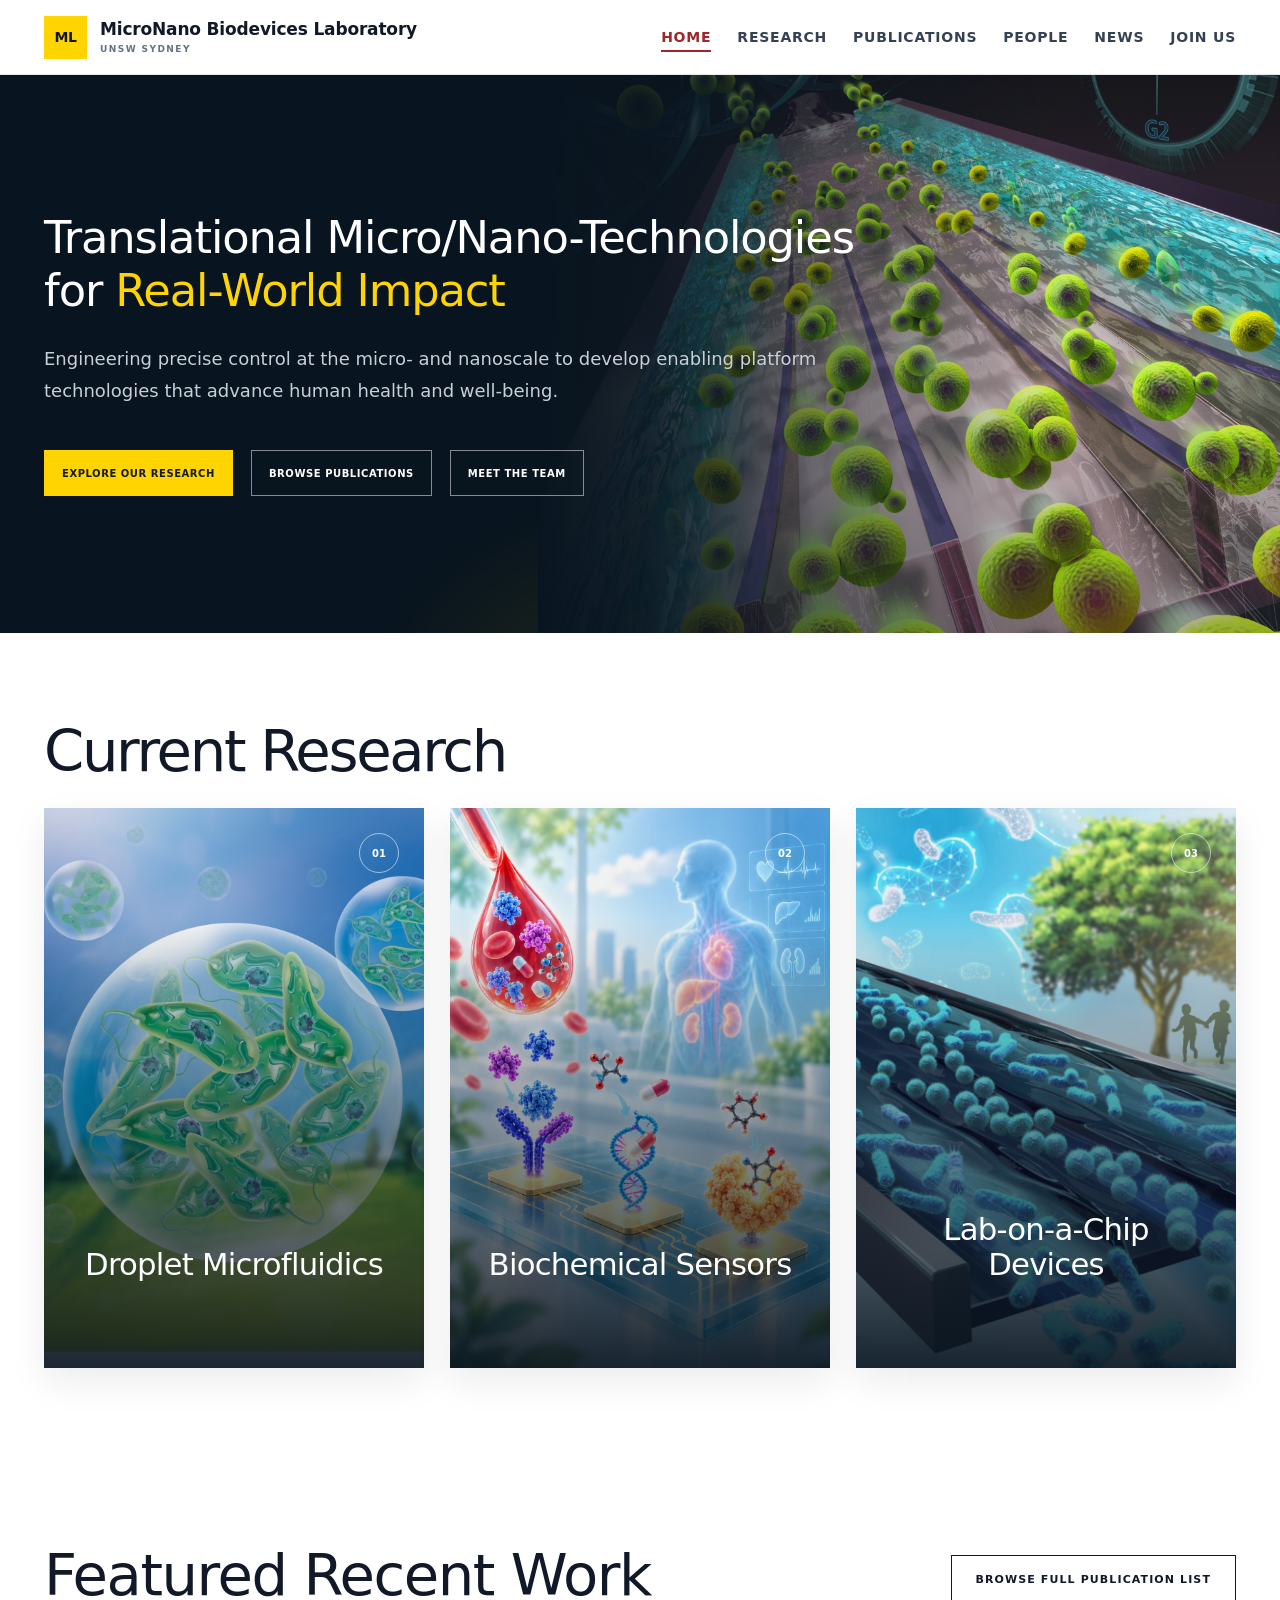
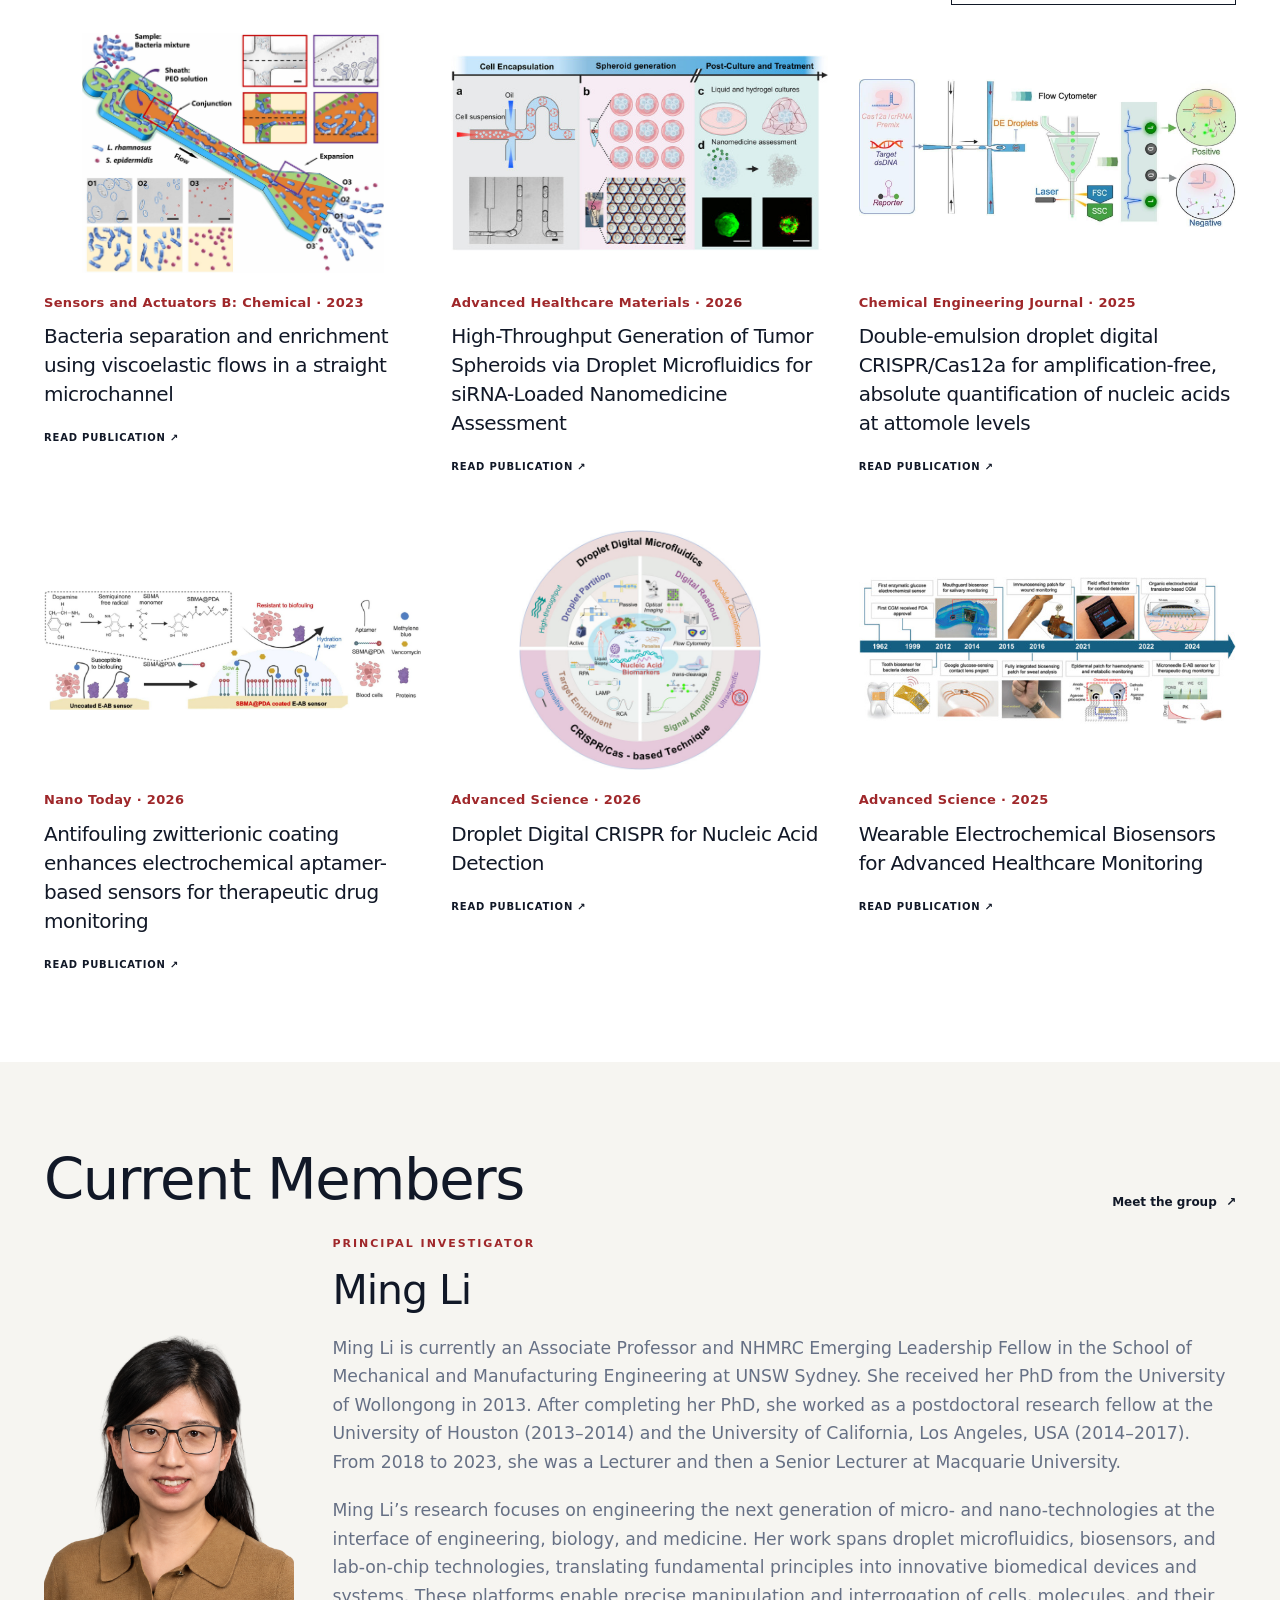
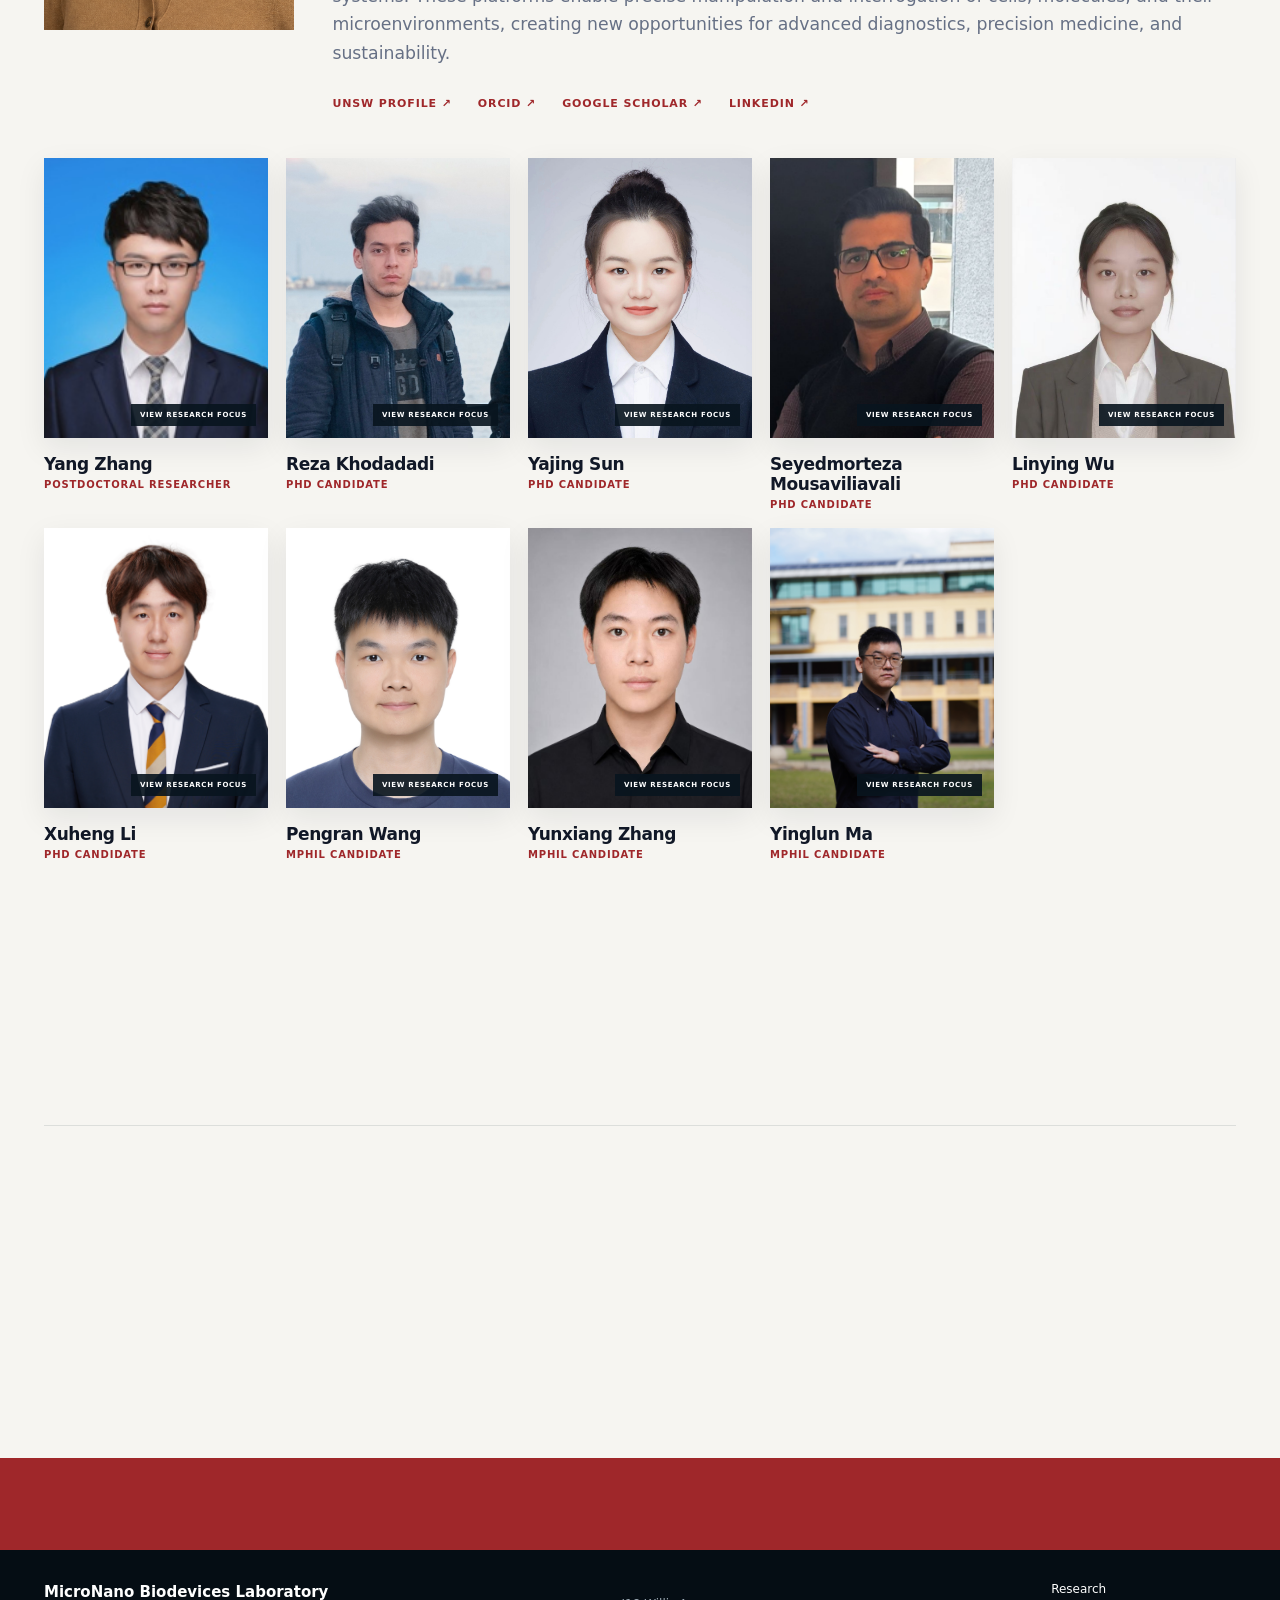
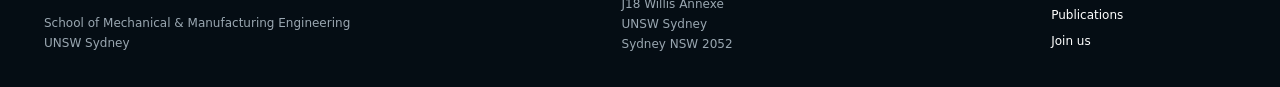
<file: index.html>
<!DOCTYPE html>
<html lang="en">
<head>
    <meta charset="UTF-8">
    <meta name="viewport" content="width=device-width, initial-scale=1.0">
    <meta name="description" content="The MicroNano Biodevices Laboratory at UNSW Sydney engineers micro-scale systems for better diagnostics, monitoring, and therapies.">
    <title>MicroNano Biodevices Laboratory | UNSW Sydney</title>
    <script>document.documentElement.classList.add('js-enabled');</script>
    <link rel="stylesheet" href="styles.css?v=20261011-nav2">
</head>
<body class="home-page">
    <header class="site-header">
        <div class="site-container nav-shell">
            <a class="brand" href="index.html" aria-label="MicroNano Biodevices Laboratory home">
                <span class="brand-mark">ML</span>
                <span><strong>MicroNano Biodevices Laboratory</strong><small>UNSW Sydney</small></span>
            </a>
            <nav class="main-nav" aria-label="Main navigation"><a class="active" href="index.html">Home</a><a href="research.html">Research</a><a href="publication.html">Publications</a><a href="about-us.html">People</a><a href="latest-news.html">News</a><a href="join-us.html">Join Us</a></nav>
        </div>
    </header>

    <main>
        <section class="mission-hero">
            <div class="hero-glow hero-glow-one"></div>
            <div class="hero-glow hero-glow-two"></div>
            <div class="site-container hero-grid">
                <div class="hero-copy">
                    <div class="hero-message">
                    <h1><span class="mission-title-line">Translational Micro/Nano-Technologies</span> <span class="mission-title-line">for <em>Real-World Impact</em></span></h1>
                    <p class="hero-intro">Engineering precise control at the micro- and nanoscale to develop enabling platform technologies that advance human health and well-being.</p>
                    </div>
                    <div class="hero-actions"><a class="button button-yellow" href="research.html">Explore Our Research</a><a class="button button-light-outline" href="publication.html">Browse Publications</a><a class="button button-light-outline" href="about-us.html">Meet the Team</a></div>
                </div>
                <div class="hero-visual hero-cover-visual" aria-label="Microfluidic research cover artwork"><figure class="hero-cover-figure"><img src="assets/images/home-cover.jpg" alt="Cells flowing through a microfluidic platform"></figure></div>
            </div>

        </section>

        <section id="research-areas" class="section-block research-home reveal">
            <div class="site-container">
                <div class="section-heading-row inverted">
                    <div><h2>Current Research</h2></div>

                </div>
                <div class="research-hover-grid">
<a class="research-hover-card" href="research-droplet-microfluidics.html"><img src="assets/images/research-droplet-cover.jpg" alt="Droplet research cover"><div class="research-card-shade"></div><span class="research-number">01</span><div class="research-card-copy"><h3>Droplet Microfluidics</h3><p>Engineering microdroplets that act as tiny bioreactors for single-cell and single-molecule analysis.</p><span>Explore the research ↗</span></div></a>
<a class="research-hover-card" href="research-biosensors.html">
                        <img src="assets/images/research-biosensors-cover-2.jpg" alt="Biosensors research cover">
                        <div class="research-card-shade"></div><span class="research-number">02</span>
                        <div class="research-card-copy"><h3>Biochemical Sensors</h3><p>Creating functionalising sensing platforms for rapid, continuous, and real-time biomarker monitoring.</p><span>Explore the research ↗</span></div>
                    </a>
<a class="research-hover-card" href="research-lab-on-chip.html"><img src="assets/images/research-lab-on-chip-cover.jpg" alt="Lab on Chip research cover"><div class="research-card-shade"></div><span class="research-number">03</span><div class="research-card-copy"><h3>Lab-on-a-Chip Devices</h3><p>Developing integrated systems to manipulate cells, particles, and microenvironments for precision medicine.</p><span>Explore the research ↗</span></div></a>
</div>
            </div>
        </section>

        <section id="featured-publications" class="section-block publications-home reveal">
            <div class="site-container">
                <div class="section-heading-row"><div><h2>Featured Recent Work</h2></div><a class="button button-outline" href="publication.html">Browse full publication list</a></div>
                <div class="featured-pub-grid">
<a class="featured-pub-card" href="https://doi.org/10.1016/j.snb.2023.133918" target="_blank" rel="noopener"><div class="featured-pub-image"><img src="assets/images/featured-bacteria.jpg" alt="Bacteria separation and enrichment using viscoelastic flows in a straight microchannel" loading="lazy"></div><p>Sensors and Actuators B: Chemical · 2023</p><h3>Bacteria separation and enrichment using viscoelastic flows in a straight microchannel</h3><span>Read publication ↗</span></a>
<a class="featured-pub-card" href="https://doi.org/10.1002/adhm.202503604" target="_blank" rel="noopener"><div class="featured-pub-image"><img src="assets/images/tumor-spheroids-droplet.jpg" alt="High-Throughput Generation of Tumor Spheroids via Droplet Microfluidics for siRNA-Loaded Nanomedicine Assessment" loading="lazy"></div><p>Advanced Healthcare Materials · 2026</p><h3>High-Throughput Generation of Tumor Spheroids via Droplet Microfluidics for siRNA-Loaded Nanomedicine Assessment</h3><span>Read publication ↗</span></a>
<a class="featured-pub-card" href="https://doi.org/10.1016/j.cej.2025.162098" target="_blank" rel="noopener"><div class="featured-pub-image"><img src="assets/images/featured-double-emulsion.jpg" alt="Double-emulsion droplet digital CRISPR/Cas12a for amplification-free, absolute quantification of nucleic acids at attomole levels" loading="lazy"></div><p>Chemical Engineering Journal · 2025</p><h3>Double-emulsion droplet digital CRISPR/Cas12a for amplification-free, absolute quantification of nucleic acids at attomole levels</h3><span>Read publication ↗</span></a>
<a class="featured-pub-card" href="https://doi.org/10.1016/j.nantod.2025.102892" target="_blank" rel="noopener"><div class="featured-pub-image"><img src="assets/images/featured-antifouling.jpg" alt="Antifouling zwitterionic coating enhances electrochemical aptamer-based sensors for therapeutic drug monitoring" loading="lazy"></div><p>Nano Today · 2026</p><h3>Antifouling zwitterionic coating enhances electrochemical aptamer-based sensors for therapeutic drug monitoring</h3><span>Read publication ↗</span></a>
<a class="featured-pub-card" href="https://doi.org/10.1002/advs.202517470" target="_blank" rel="noopener"><div class="featured-pub-image"><img src="assets/images/ddcrispr-overview.jpg" alt="Droplet Digital CRISPR for Nucleic Acid Detection" loading="lazy"></div><p>Advanced Science · 2026</p><h3>Droplet Digital CRISPR for Nucleic Acid Detection</h3><span>Read publication ↗</span></a>
<a class="featured-pub-card" href="https://doi.org/10.1002/advs.202411433" target="_blank" rel="noopener"><div class="featured-pub-image"><img src="assets/images/research-biosensors.jpg" alt="Wearable Electrochemical Biosensors for Advanced Healthcare Monitoring" loading="lazy"></div><p>Advanced Science · 2025</p><h3>Wearable Electrochemical Biosensors for Advanced Healthcare Monitoring</h3><span>Read publication ↗</span></a>
</div>
            </div>
        </section>

        <section id="students" class="section-block people-home reveal">
            <div class="site-container">
<div class="section-heading-row"><div><h2>Current Members</h2></div><a class="text-link" href="about-us.html">Meet the group <span>↗</span></a></div>
<div class="pi-spotlight"><figure class="pi-spotlight-photo"><img src="assets/images/team/ming-li-transparent.png" alt="Ming Li" loading="lazy"></figure><div class="pi-copy"><p class="eyebrow">Principal Investigator</p><h2>Ming Li</h2><p class="pi-career-bio">Ming Li is currently an Associate Professor and NHMRC Emerging Leadership Fellow in the School of Mechanical and Manufacturing Engineering at UNSW Sydney. She received her PhD from the University of Wollongong in 2013. After completing her PhD, she worked as a postdoctoral research fellow at the University of Houston (2013–2014) and the University of California, Los Angeles, USA (2014–2017). From 2018 to 2023, she was a Lecturer and then a Senior Lecturer at Macquarie University.</p><p class="pi-research-bio">Ming Li’s research focuses on engineering the next generation of micro- and nano-technologies at the interface of engineering, biology, and medicine. Her work spans droplet microfluidics, biosensors, and lab-on-chip technologies, translating fundamental principles into innovative biomedical devices and systems. These platforms enable precise manipulation and interrogation of cells, molecules, and their microenvironments, creating new opportunities for advanced diagnostics, precision medicine, and sustainability.</p><div class="profile-links"><a href="https://www.unsw.edu.au/staff/ming-li" target="_blank" rel="noopener">UNSW profile ↗</a><a href="https://orcid.org/0000-0001-7450-6205" target="_blank" rel="noopener">ORCID ↗</a><a href="https://scholar.google.com/citations?user=F_DoUloAAAAJ&amp;hl=en" target="_blank" rel="noopener">Google Scholar ↗</a><a href="https://www.linkedin.com/in/ming-li-3b0229328" target="_blank" rel="noopener">LinkedIn ↗</a></div></div></div>
                <div class="student-grid">
                    <article class="student-card member-card" tabindex="0"><div class="member-photo"><img src="assets/images/team/yang-zhang.jpg" alt="Yang Zhang"><div class="member-overlay"><p class="member-kicker">Research focus</p><p class="member-description">My research focuses on developing a droplet digital microfluidic platform for CRISPR-based nucleic acid detection, integrating microfluidics and CRISPR/Cas techniques for quantitative molecular diagnostics and early disease detection.</p></div></div><h3>Yang Zhang</h3><p class="member-role">Postdoctoral Researcher</p></article>
                    <article class="student-card member-card" tabindex="0"><div class="member-photo"><img src="assets/images/team/reza-khodadadi.jpg" alt="Reza Khodadadi" loading="lazy"><div class="member-overlay"><p class="member-kicker">Research focus</p><p class="member-description">My research focuses on engineering advanced microneedle biosensors for continuous molecular monitoring in interstitial fluid (ISF).</p></div></div><h3>Reza Khodadadi</h3><p class="member-role">PhD Candidate</p></article>
                    <article class="student-card member-card" tabindex="0"><div class="member-photo"><img src="assets/images/team/yajing-sun.jpg" alt="Yajing Sun"><div class="member-overlay"><p class="member-kicker">Research focus</p><p class="member-description">My research focuses on developing multifunctional nanomedicine platforms for targeted brain tumour delivery and therapy.</p></div></div><h3>Yajing Sun</h3><p class="member-role">PhD Candidate</p></article>
                    <article class="student-card member-card" tabindex="0"><div class="member-photo"><img src="assets/images/team/seyedmorteza-mousaviliavali.jpg" alt="Seyedmorteza Mousaviliavali"><div class="member-overlay"><p class="member-kicker">Research focus</p><p class="member-description">My research focuses on microfluidic droplet generation, microfluidic-based liposome production, and spatiotemporally controlled cargo delivery using temperature-responsive and magnetic approaches.</p></div></div><h3>Seyedmorteza Mousaviliavali</h3><p class="member-role">PhD Candidate</p></article>
                    <article class="student-card member-card" tabindex="0"><div class="member-photo"><img src="assets/images/team/linying-wu.jpg" alt="Linying Wu" loading="lazy"><div class="member-overlay"><p class="member-kicker">Research focus</p><p class="member-description">My research focuses on developing self-propelled nanorobotic platforms to overcome biological barriers and enhance targeted drug delivery.</p></div></div><h3>Linying Wu</h3><p class="member-role">PhD Candidate</p></article>
                    <article class="student-card member-card" tabindex="0"><div class="member-photo"><img src="assets/images/team/xuheng-li.jpg" alt="Xuheng Li"><div class="member-overlay"><p class="member-kicker">Research focus</p><p class="member-description">My research focuses on biochemical sensors and the biochemical reactions of sensing systems, with the goal of advancing sensor performance through innovative sensing strategies.</p></div></div><h3>Xuheng Li</h3><p class="member-role">PhD Candidate</p></article>
                    <article class="student-card member-card" tabindex="0"><div class="member-photo"><img src="assets/images/team/pengran.jpg" alt="Pengran Wang"><div class="member-overlay"><p class="member-kicker">Research focus</p><p class="member-description">My proposed research focuses on droplet-microfluidically fabricated magnetic microrobots for controlled cargo transport, magnetic targeting, and localized release.</p></div></div><h3>Pengran Wang</h3><p class="member-role">MPhil Candidate</p></article>
                    <article class="student-card member-card" tabindex="0"><div class="member-photo"><img src="assets/images/team/yunxiang-zhang.jpg" alt="Yunxiang Zhang"><div class="member-overlay"><p class="member-kicker">Research focus</p><p class="member-description">My research focuses on electrochemical aptamer-based biosensors for continuous therapeutic drug monitoring, combining nanostructured materials, antifouling interfaces, and probe engineering.</p></div></div><h3>Yunxiang Zhang</h3><p class="member-role">MPhil Candidate</p></article>
                    <article class="student-card member-card" tabindex="0"><div class="member-photo"><img src="assets/images/team/yinglun-ma.jpg" alt="Yinglun Ma"><div class="member-overlay"><p class="member-kicker">Research focus</p><p class="member-description">My research focuses on droplet microfluidics for biomedical detection and high-throughput, absolute quantification of ultra-low-concentration biomarkers.</p></div></div><h3>Yinglun Ma</h3><p class="member-role">MPhil Candidate</p></article>
                </div>
            </div>
        </section>

        <section id="latest-news" class="section-block latest-section reveal"><div class="site-container"><div class="section-heading-row"><h2>Latest news</h2><a class="text-link" href="latest-news.html">View all news <span>↗</span></a></div><div class="news-text-list" data-news-list data-news-limit="3"></div></div></section>

        <section id="join" class="join-banner reveal">
            <div class="site-container join-grid">
                <div><p class="eyebrow light">Build the future with us</p><h2>Curious minds. Innovative technologies. Meaningful impact.</h2></div>
                <div><a class="button button-yellow" href="join-us.html">Explore opportunities</a></div>
            </div>
        </section>


    </main>

    <footer class="modern-footer">
        <div class="site-container footer-grid"><div><strong>MicroNano Biodevices Laboratory</strong><p>School of Mechanical &amp; Manufacturing Engineering<br>UNSW Sydney</p></div><div><p>J18 Willis Annexe<br>UNSW Sydney<br>Sydney NSW 2052</p></div><div class="footer-links"><a href="research.html">Research</a><a href="publication.html">Publications</a><a href="join-us.html">Join us</a></div></div>
    </footer>

    <script src="news-data.js?v=20261008-lab8"></script>
    <script src="site.js?v=20261008-lab8"></script>
</body>
</html>
</file>
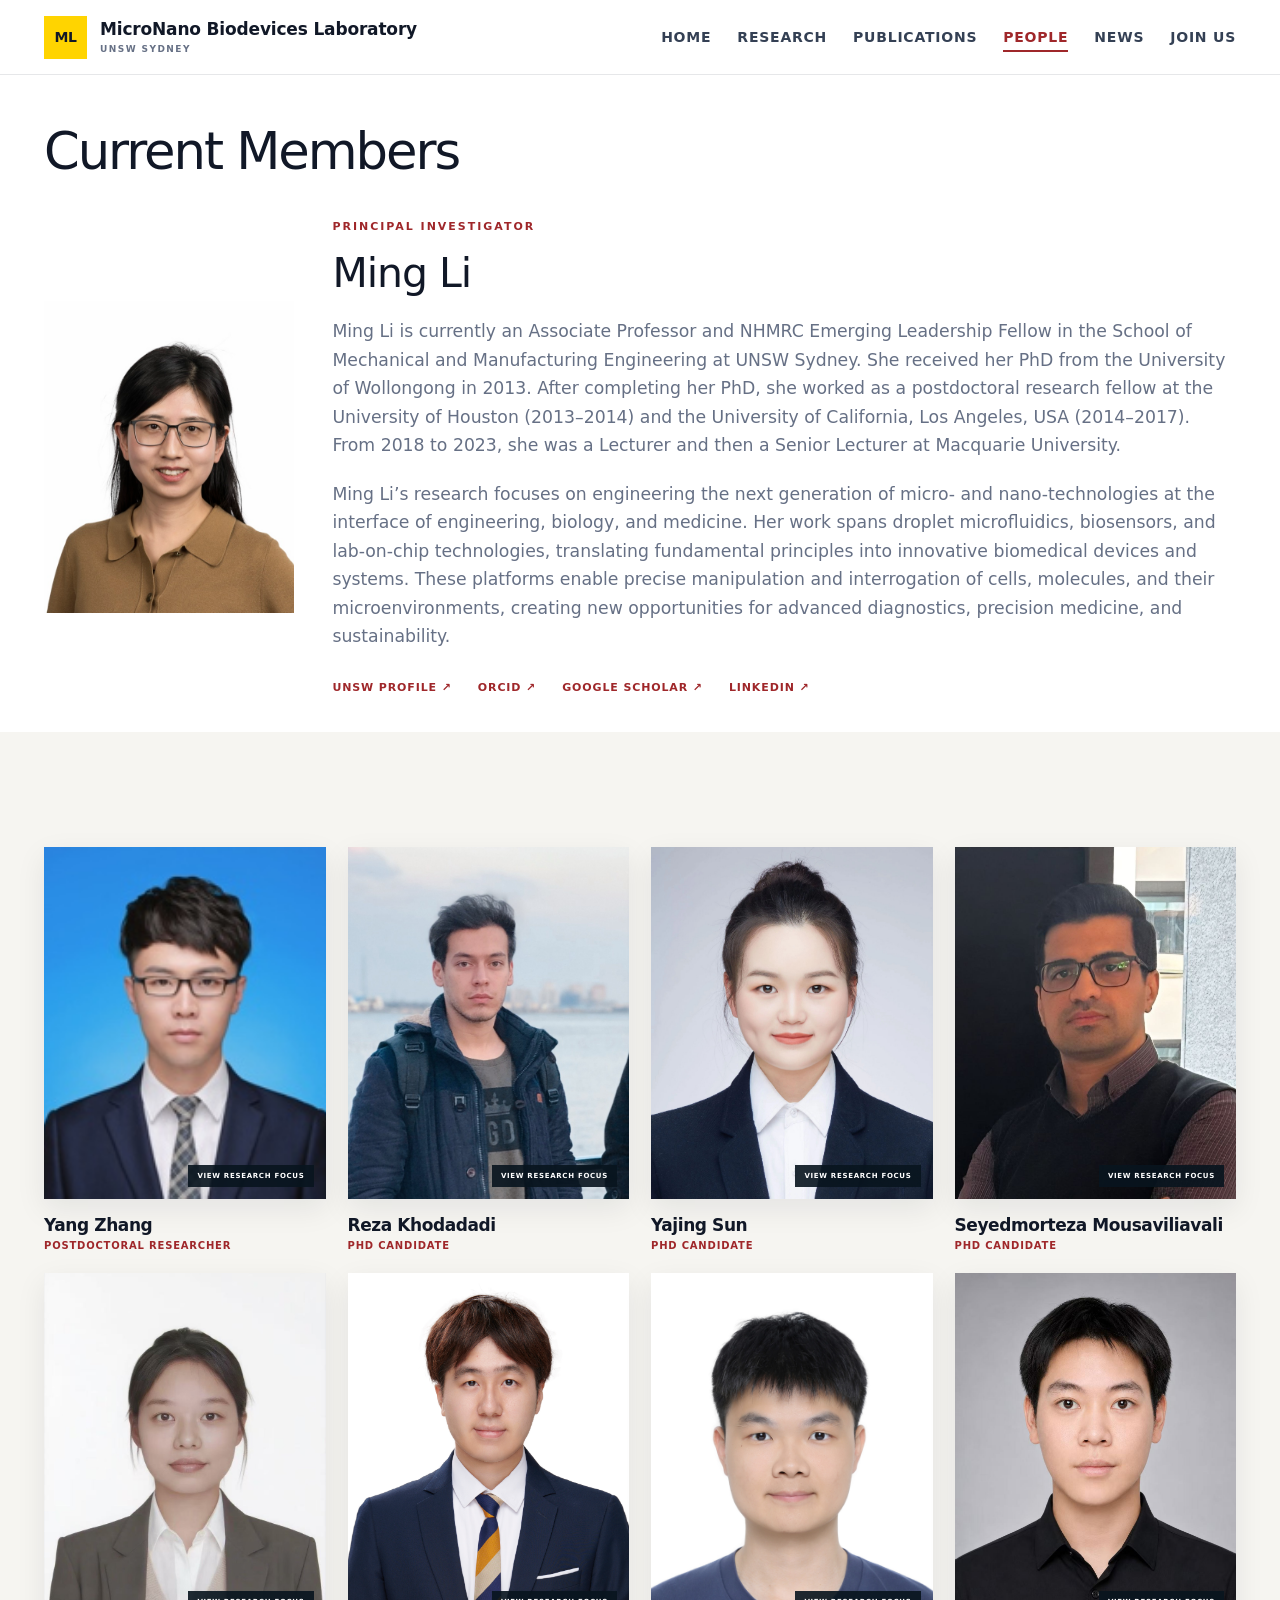
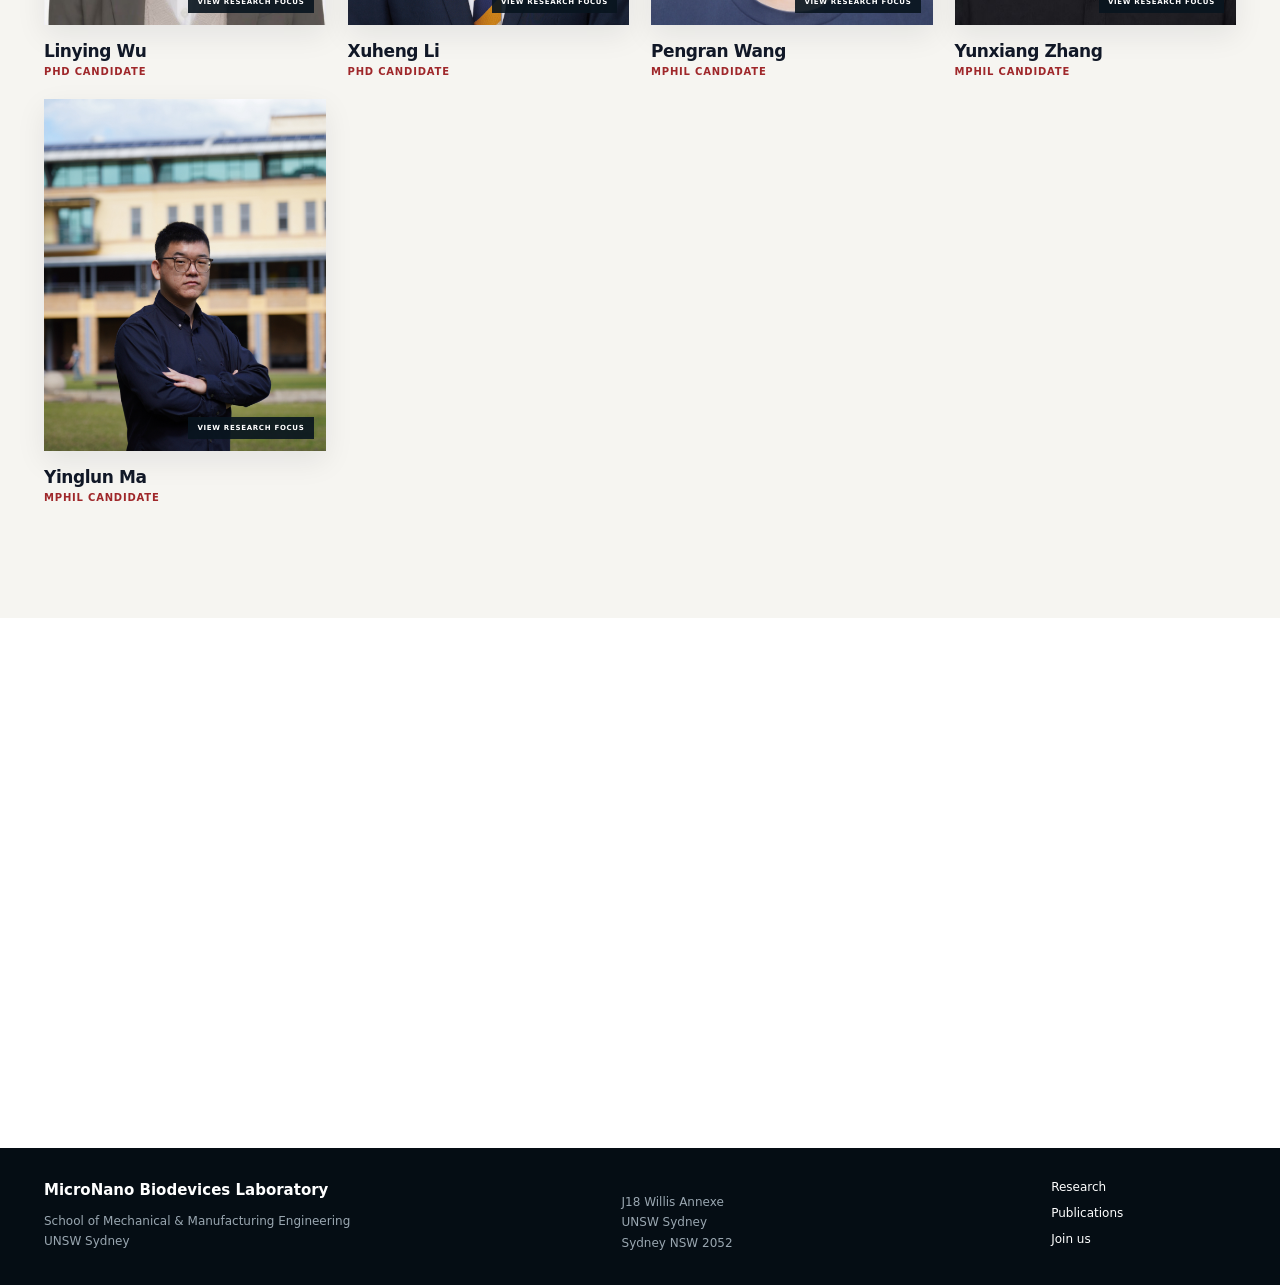
<file: about-us.html>
<!DOCTYPE html>
<html lang="en">
<head><meta charset="UTF-8"><meta name="viewport" content="width=device-width,initial-scale=1"><meta name="description" content="Meet the people of the MicroNano Biodevices Laboratory at UNSW Sydney."><title>Our People | MicroNano Biodevices Laboratory</title><script>document.documentElement.classList.add('js-enabled');</script><link rel="stylesheet" href="styles.css?v=20261011-nav2"></head>
<body class="home-page inner-page">
<header class="site-header"><div class="site-container nav-shell"><a class="brand" href="index.html"><span class="brand-mark">ML</span><span><strong>MicroNano Biodevices Laboratory</strong><small>UNSW Sydney</small></span></a><nav class="main-nav" aria-label="Main navigation"><a href="index.html">Home</a><a href="research.html">Research</a><a href="publication.html">Publications</a><a class="active" href="about-us.html">People</a><a href="latest-news.html">News</a><a href="join-us.html">Join Us</a></nav></div></header>
<main>
    <section class="section-block people-entry page-entry"><div class="site-container"><div class="section-heading-row"><h1 class="page-main-title">Current Members</h1></div><div class="pi-spotlight"><figure class="pi-spotlight-photo"><img src="assets/images/team/ming-li.jpg" alt="Ming Li" loading="lazy"></figure><div class="pi-copy"><p class="eyebrow">Principal Investigator</p><h2>Ming Li</h2><p class="pi-career-bio">Ming Li is currently an Associate Professor and NHMRC Emerging Leadership Fellow in the School of Mechanical and Manufacturing Engineering at UNSW Sydney. She received her PhD from the University of Wollongong in 2013. After completing her PhD, she worked as a postdoctoral research fellow at the University of Houston (2013–2014) and the University of California, Los Angeles, USA (2014–2017). From 2018 to 2023, she was a Lecturer and then a Senior Lecturer at Macquarie University.</p><p class="pi-research-bio">Ming Li’s research focuses on engineering the next generation of micro- and nano-technologies at the interface of engineering, biology, and medicine. Her work spans droplet microfluidics, biosensors, and lab-on-chip technologies, translating fundamental principles into innovative biomedical devices and systems. These platforms enable precise manipulation and interrogation of cells, molecules, and their microenvironments, creating new opportunities for advanced diagnostics, precision medicine, and sustainability.</p><div class="profile-links"><a href="https://www.unsw.edu.au/staff/ming-li" target="_blank" rel="noopener">UNSW profile ↗</a><a href="https://orcid.org/0000-0001-7450-6205" target="_blank" rel="noopener">ORCID ↗</a><a href="https://scholar.google.com/citations?user=F_DoUloAAAAJ&amp;hl=en" target="_blank" rel="noopener">Google Scholar ↗</a><a href="https://www.linkedin.com/in/ming-li-3b0229328" target="_blank" rel="noopener">LinkedIn ↗</a></div></div></div></div></section>
    <section class="section-block people-home reveal"><div class="site-container"><div class="student-grid people-full-grid">
        <article class="student-card member-card" tabindex="0"><div class="member-photo"><img src="assets/images/team/yang-zhang.jpg" alt="Yang Zhang"><div class="member-overlay"><p class="member-kicker">Research focus</p><p class="member-description">My research focuses on developing a droplet digital microfluidic platform for CRISPR-based nucleic acid detection. The project integrates microfluidic device design and fabrication with CRISPR/Cas techniques for sensitive, quantitative, and multiplexed detection of nucleic acid biomarkers at the single-molecule level, with particular emphasis on double-emulsion droplet generation and manipulation for molecular diagnostics and early disease detection.</p></div></div><h3>Yang Zhang</h3><p class="member-role">Postdoctoral Researcher</p></article>
        <article class="student-card member-card" tabindex="0"><div class="member-photo"><img src="assets/images/team/reza-khodadadi.jpg" alt="Reza Khodadadi" loading="lazy"><div class="member-overlay"><p class="member-kicker">Research focus</p><p class="member-description">My research focuses on engineering advanced microneedle biosensors for continuous molecular monitoring in interstitial fluid (ISF).</p></div></div><h3>Reza Khodadadi</h3><p class="member-role">PhD Candidate</p></article>
        <article class="student-card member-card" tabindex="0"><div class="member-photo"><img src="assets/images/team/yajing-sun.jpg" alt="Yajing Sun"><div class="member-overlay"><p class="member-kicker">Research focus</p><p class="member-description">My research focuses on developing multifunctional nanomedicine platforms for targeted brain tumour delivery and therapy.</p></div></div><h3>Yajing Sun</h3><p class="member-role">PhD Candidate</p></article>
        <article class="student-card member-card" tabindex="0"><div class="member-photo"><img src="assets/images/team/seyedmorteza-mousaviliavali.jpg" alt="Seyedmorteza Mousaviliavali"><div class="member-overlay"><p class="member-kicker">Research focus</p><p class="member-description">My research focuses on microfluidic droplet generation, microfluidic-based liposome production, and spatiotemporally controlled cargo delivery using temperature-responsive and magnetic approaches.</p></div></div><h3>Seyedmorteza Mousaviliavali</h3><p class="member-role">PhD Candidate</p></article>
        <article class="student-card member-card" tabindex="0"><div class="member-photo"><img src="assets/images/team/linying-wu.jpg" alt="Linying Wu" loading="lazy"><div class="member-overlay"><p class="member-kicker">Research focus</p><p class="member-description">My research focuses on developing self-propelled nanorobotic platforms to overcome biological barriers and enhance targeted drug delivery.</p></div></div><h3>Linying Wu</h3><p class="member-role">PhD Candidate</p></article>
        <article class="student-card member-card" tabindex="0"><div class="member-photo"><img src="assets/images/team/xuheng-li.jpg" alt="Xuheng Li"><div class="member-overlay"><p class="member-kicker">Research focus</p><p class="member-description">Xuheng Li is a PhD candidate at UNSW Sydney. His research focuses on biochemical sensors, with particular emphasis on the biochemical reactions of sensing systems and advancing sensor performance through innovative biochemical sensing strategies.</p></div></div><h3>Xuheng Li</h3><p class="member-role">PhD Candidate</p></article>
        <article class="student-card member-card" tabindex="0"><div class="member-photo"><img src="assets/images/team/pengran.jpg" alt="Pengran Wang"><div class="member-overlay"><p class="member-kicker">Research focus</p><p class="member-description">My proposed research project focuses on droplet-microfluidically fabricated magnetic microrobots for controlled cargo transport, magnetic targeting, and localized release. The project investigates how microrobot structure and magnetic configuration influence transport and delivery in confined, branched, and flowing biomimetic microenvironments.</p></div></div><h3>Pengran Wang</h3><p class="member-role">MPhil Candidate</p></article>
        <article class="student-card member-card" tabindex="0"><div class="member-photo"><img src="assets/images/team/yunxiang-zhang.jpg" alt="Yunxiang Zhang"><div class="member-overlay"><p class="member-kicker">Research focus</p><p class="member-description">My research focuses on electrochemical aptamer-based biosensors for continuous therapeutic drug monitoring. I am particularly interested in combining nanostructured conductive materials, antifouling interfaces, and probe engineering to improve sensor sensitivity, stability, and performance in complex biological samples.</p></div></div><h3>Yunxiang Zhang</h3><p class="member-role">MPhil Candidate</p></article>
        <article class="student-card member-card" tabindex="0"><div class="member-photo"><img src="assets/images/team/yinglun-ma.jpg" alt="Yinglun Ma"><div class="member-overlay"><p class="member-kicker">Research focus</p><p class="member-description">Yinglun Ma is an MPhil candidate at UNSW. He received his B.Eng. from China University of Petroleum (Beijing). His research focuses on droplet microfluidics for biomedical detection, aiming to achieve high-throughput, absolute quantification of ultra-low-concentration biomarkers.</p></div></div><h3>Yinglun Ma</h3><p class="member-role">MPhil Candidate</p></article>
    </div></div></section>
    <section id="our-culture" class="section-block values-section reveal"><div class="site-container"><div class="section-heading-row inverted"><div><p class="eyebrow light">How we work</p><h2>Our culture</h2></div></div><div class="value-grid"><article><span>01</span><h3>Interdisciplinary</h3><p>We learn across disciplinary boundaries and combine the right tools for each scientific question.</p></article><article><span>02</span><h3>Collaborative</h3><p>We share ideas openly, support one another, and build partnerships across research and industry.</p></article><article><span>03</span><h3>Translational</h3><p>We design with real diagnostic, monitoring, and therapeutic needs in mind.</p></article></div></div></section>
    <section class="join-banner reveal"><div class="site-container join-grid"><div><p class="eyebrow light">Join the team</p><h2>Bring your<br>curiosity.</h2></div><div><p>We welcome researchers and students who want to build meaningful technologies at the interface of engineering and biomedicine.</p><a class="button button-yellow" href="join-us.html">Explore opportunities</a></div></div></section>
</main>
<footer class="modern-footer"><div class="site-container footer-grid"><div><strong>MicroNano Biodevices Laboratory</strong><p>School of Mechanical &amp; Manufacturing Engineering<br>UNSW Sydney</p></div><div><p>J18 Willis Annexe<br>UNSW Sydney<br>Sydney NSW 2052</p></div><div class="footer-links"><a href="research.html">Research</a><a href="publication.html">Publications</a><a href="join-us.html">Join us</a></div></div></footer><script src="site.js?v=20261008-people1"></script>
</body></html>
</file>
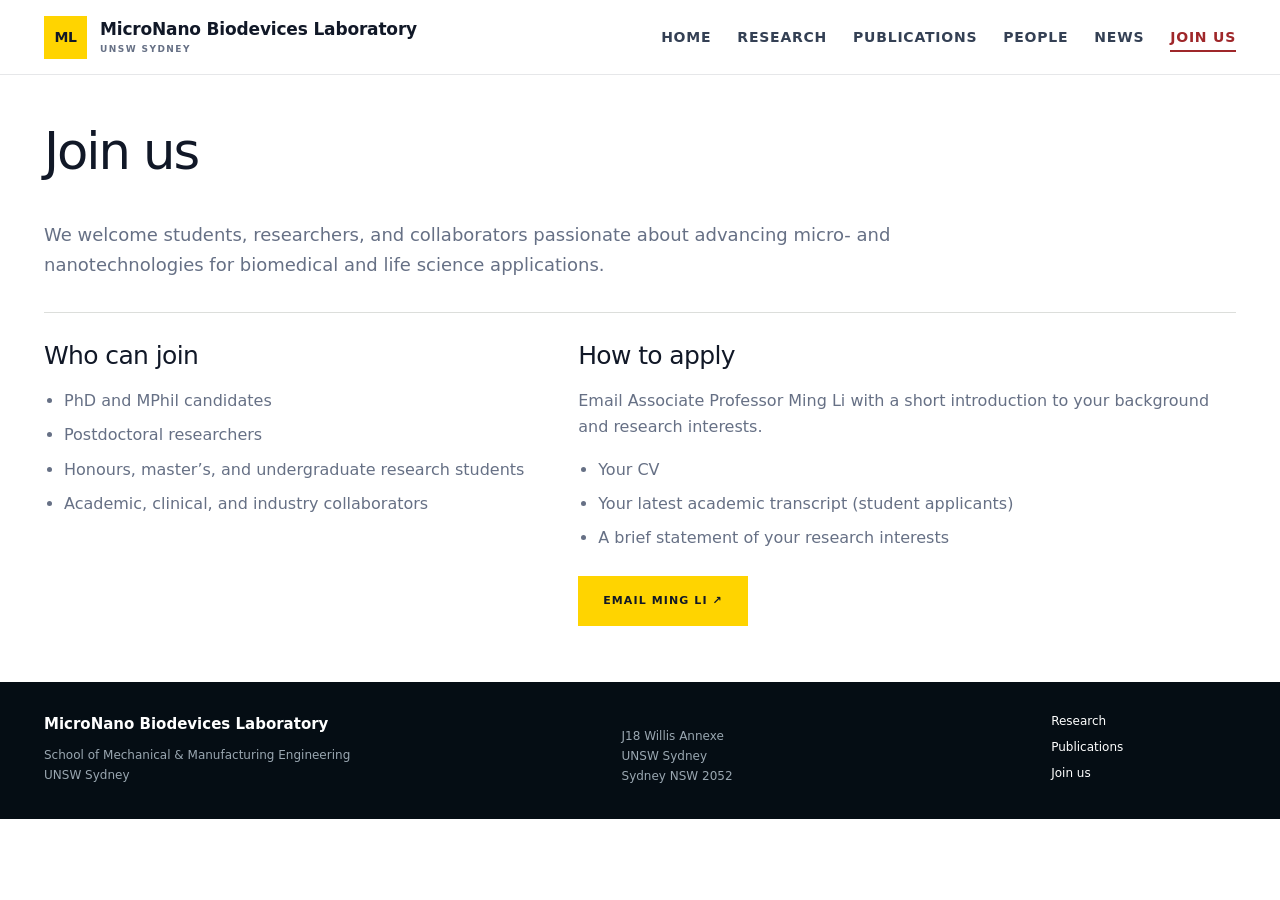
<file: join-us.html>
<!DOCTYPE html><html lang="en"><head><meta charset="UTF-8"><meta name="viewport" content="width=device-width,initial-scale=1"><meta name="description" content="Join the MicroNano Biodevices Laboratory at UNSW Sydney."><title>Join Us | MicroNano Biodevices Laboratory</title><script>document.documentElement.classList.add('js-enabled');</script><link rel="stylesheet" href="styles.css?v=20261011-nav2"></head>
<body class="home-page inner-page"><header class="site-header"><div class="site-container nav-shell"><a class="brand" href="index.html"><span class="brand-mark">ML</span><span><strong>MicroNano Biodevices Laboratory</strong><small>UNSW Sydney</small></span></a><nav class="main-nav" aria-label="Main navigation"><a href="index.html">Home</a><a href="research.html">Research</a><a href="publication.html">Publications</a><a href="about-us.html">People</a><a href="latest-news.html">News</a><a class="active" href="join-us.html">Join Us</a></nav></div></header><main>
<section class="join-essential page-entry"><div class="site-container">
<h1 class="page-main-title">Join us</h1>
<p class="join-essential-intro">We welcome students, researchers, and collaborators passionate about advancing micro- and nanotechnologies for biomedical and life science applications.</p>
<div class="join-essential-grid">
<div><h2>Who can join</h2><ul><li>PhD and MPhil candidates</li><li>Postdoctoral researchers</li><li>Honours, master’s, and undergraduate research students</li><li>Academic, clinical, and industry collaborators</li></ul></div>
<div><h2>How to apply</h2><p>Email Associate Professor Ming Li with a short introduction to your background and research interests.</p><ul><li>Your CV</li><li>Your latest academic transcript (student applicants)</li><li>A brief statement of your research interests</li></ul><a class="button button-yellow" href="mailto:ming.li3@unsw.edu.au">Email Ming Li ↗</a></div>
</div></div></section>
</main><footer class="modern-footer"><div class="site-container footer-grid"><div><strong>MicroNano Biodevices Laboratory</strong><p>School of Mechanical &amp; Manufacturing Engineering<br>UNSW Sydney</p></div><div><p>J18 Willis Annexe<br>UNSW Sydney<br>Sydney NSW 2052</p></div><div class="footer-links"><a href="research.html">Research</a><a href="publication.html">Publications</a><a href="join-us.html">Join us</a></div></div></footer><script src="site.js?v=20261008-lab8"></script></body></html>
</file>
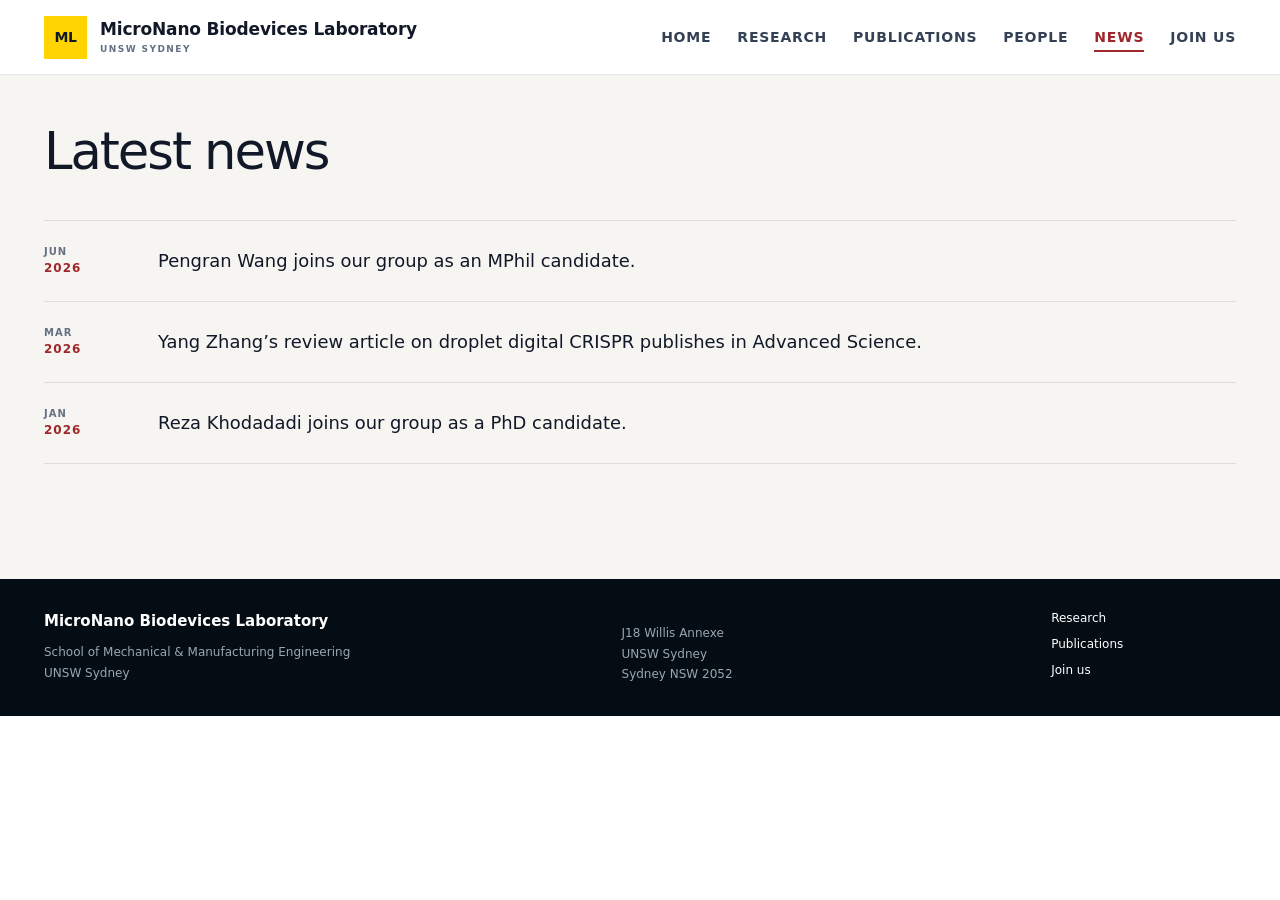
<file: latest-news.html>
<!DOCTYPE html>
<html lang="en"><head><meta charset="UTF-8"><meta name="viewport" content="width=device-width,initial-scale=1"><meta name="description" content="Latest news, new members, and research publications from the MicroNano Biodevices Laboratory at UNSW Sydney."><title>Latest News | MicroNano Biodevices Laboratory</title><script>document.documentElement.classList.add('js-enabled');</script><link rel="stylesheet" href="styles.css?v=20261011-nav2"></head><body class="home-page inner-page news-page">
<header class="site-header">
        <div class="site-container nav-shell">
            <a class="brand" href="index.html" aria-label="MicroNano Biodevices Laboratory home">
                <span class="brand-mark">ML</span>
                <span><strong>MicroNano Biodevices Laboratory</strong><small>UNSW Sydney</small></span>
            </a>
            <nav class="main-nav" aria-label="Main navigation"><a href="index.html">Home</a><a href="research.html">Research</a><a href="publication.html">Publications</a><a href="about-us.html">People</a><a class="active" href="latest-news.html">News</a><a href="join-us.html">Join Us</a></nav>
        </div>
    </header>
<main><section class="section-block latest-section news-entry page-entry"><div class="site-container"><div class="section-heading-row"><h1 class="page-main-title">Latest news</h1></div><div class="news-text-list" data-news-list></div></div></section></main>
<footer class="modern-footer">
        <div class="site-container footer-grid"><div><strong>MicroNano Biodevices Laboratory</strong><p>School of Mechanical &amp; Manufacturing Engineering<br>UNSW Sydney</p></div><div><p>J18 Willis Annexe<br>UNSW Sydney<br>Sydney NSW 2052</p></div><div class="footer-links"><a href="research.html">Research</a><a href="publication.html">Publications</a><a href="join-us.html">Join us</a></div></div>
    </footer>
<script src="news-data.js?v=20261008-headings1"></script><script src="site.js?v=20261008-headings1"></script></body></html>
</file>
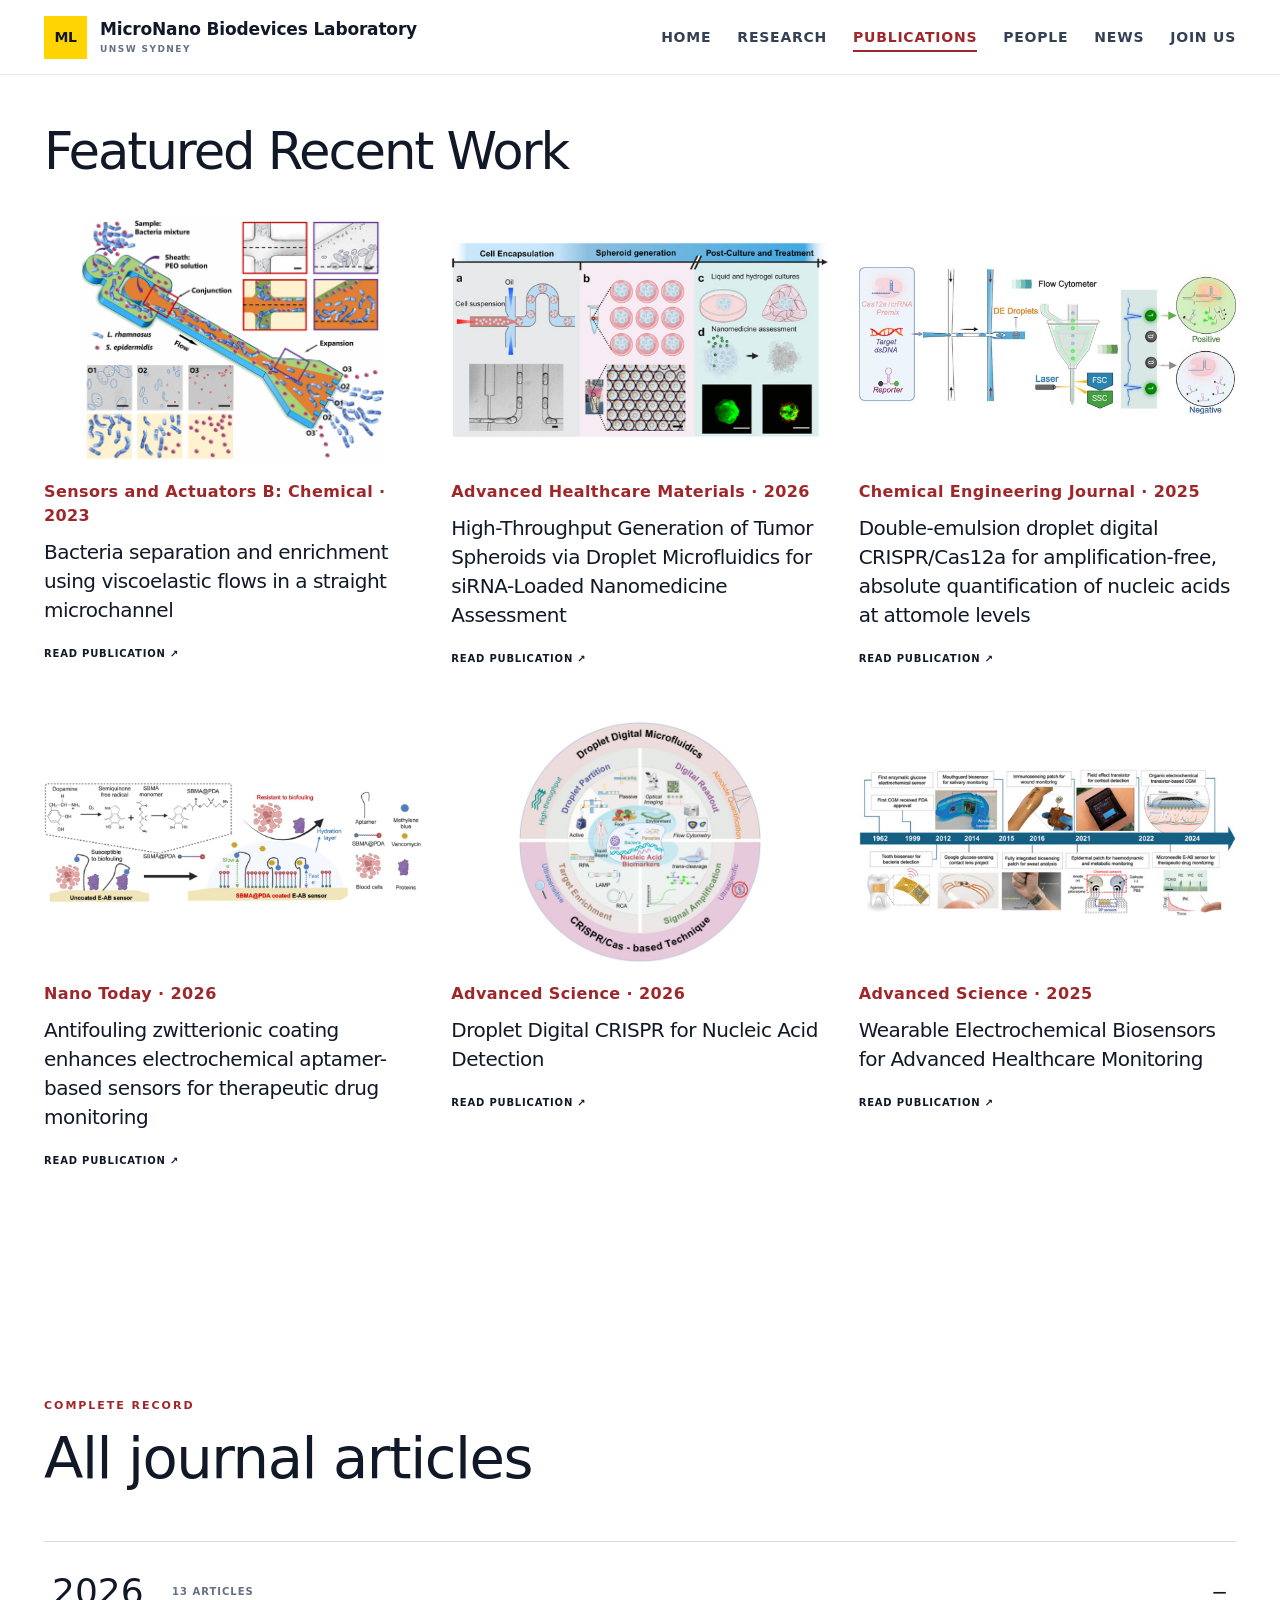
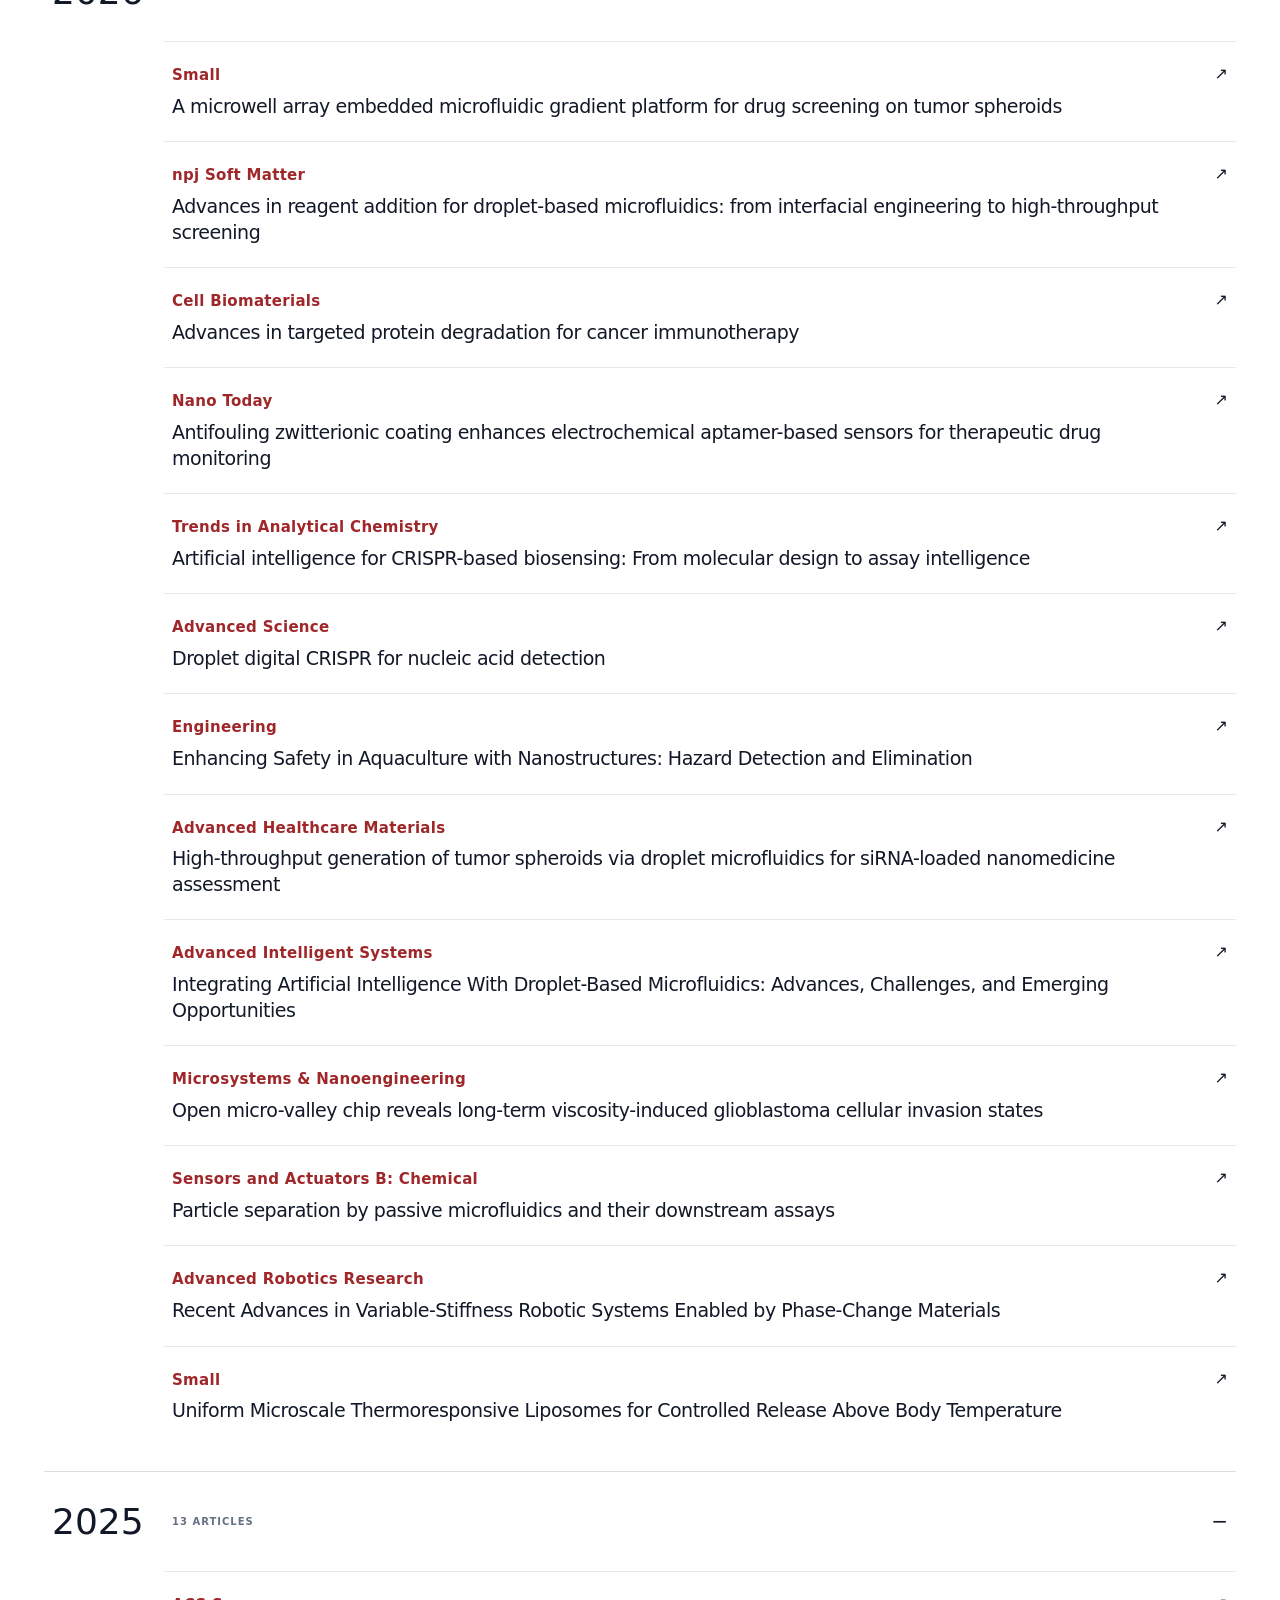
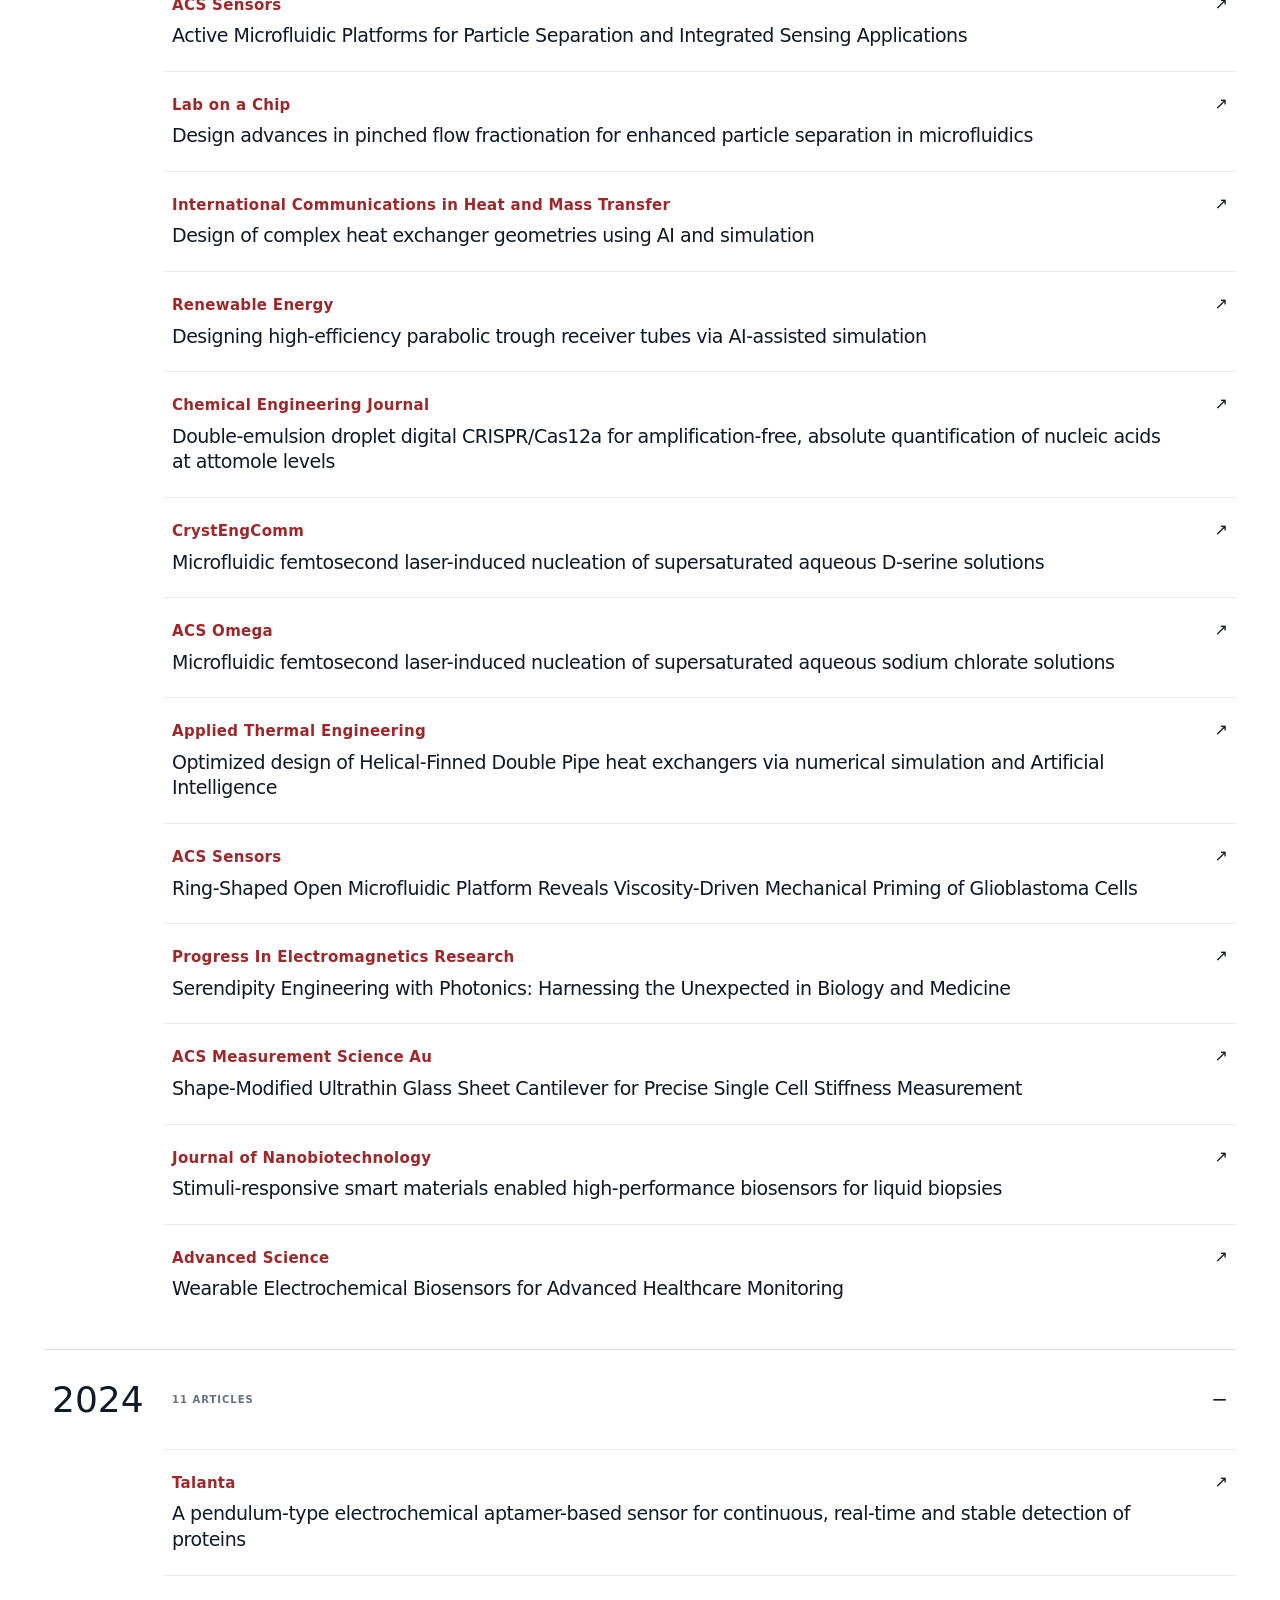
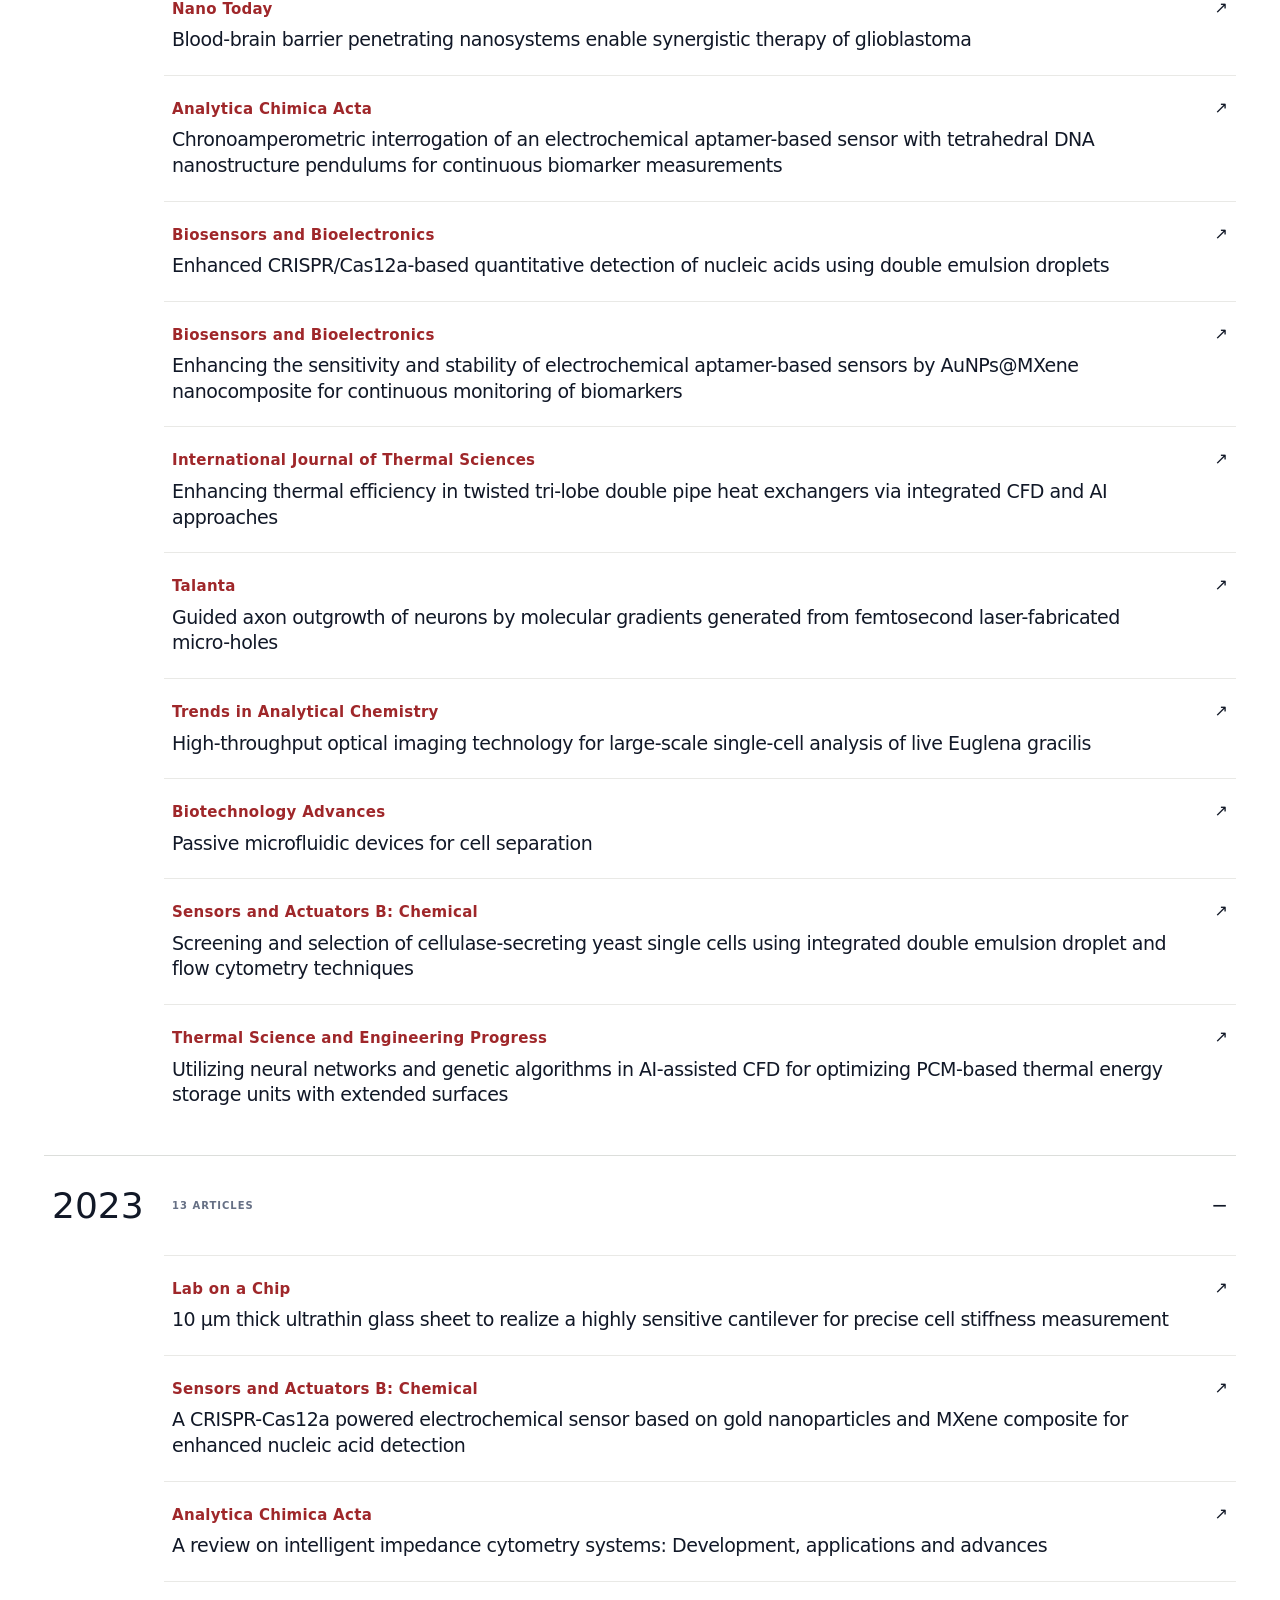
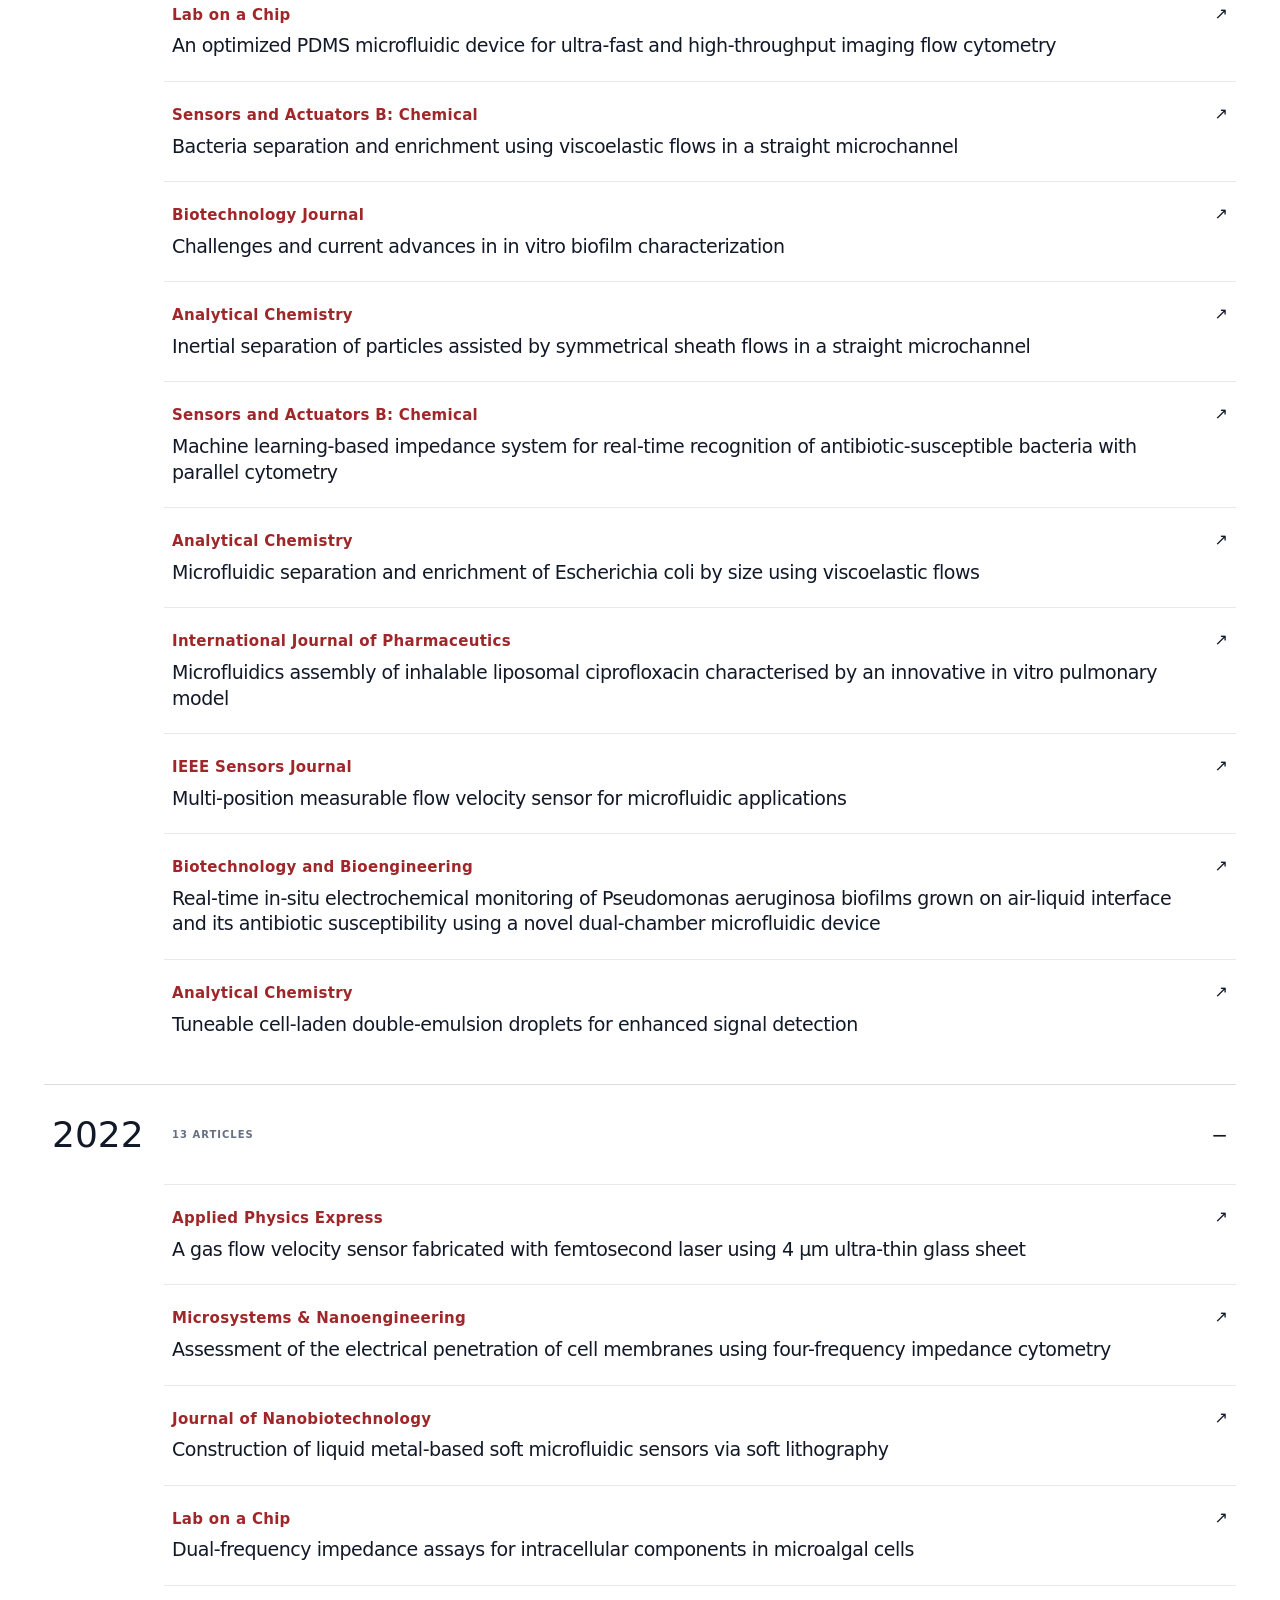
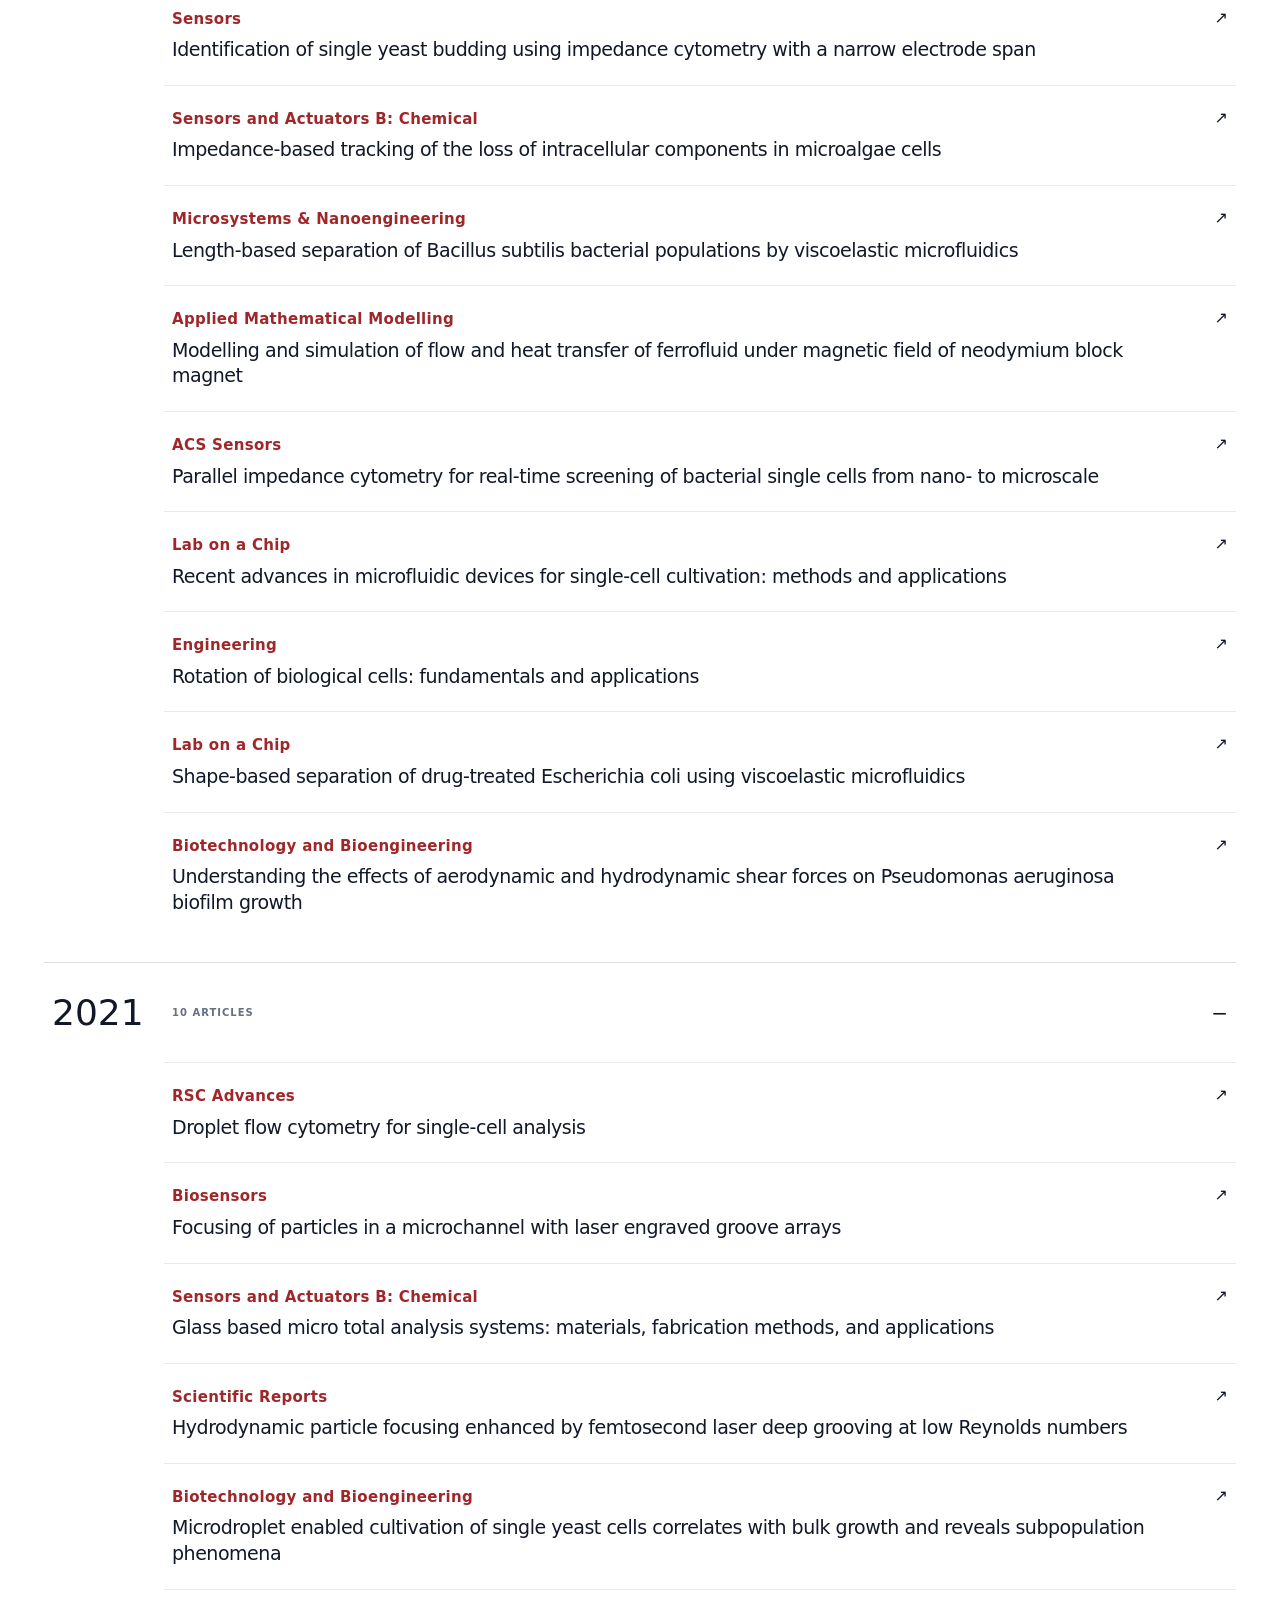
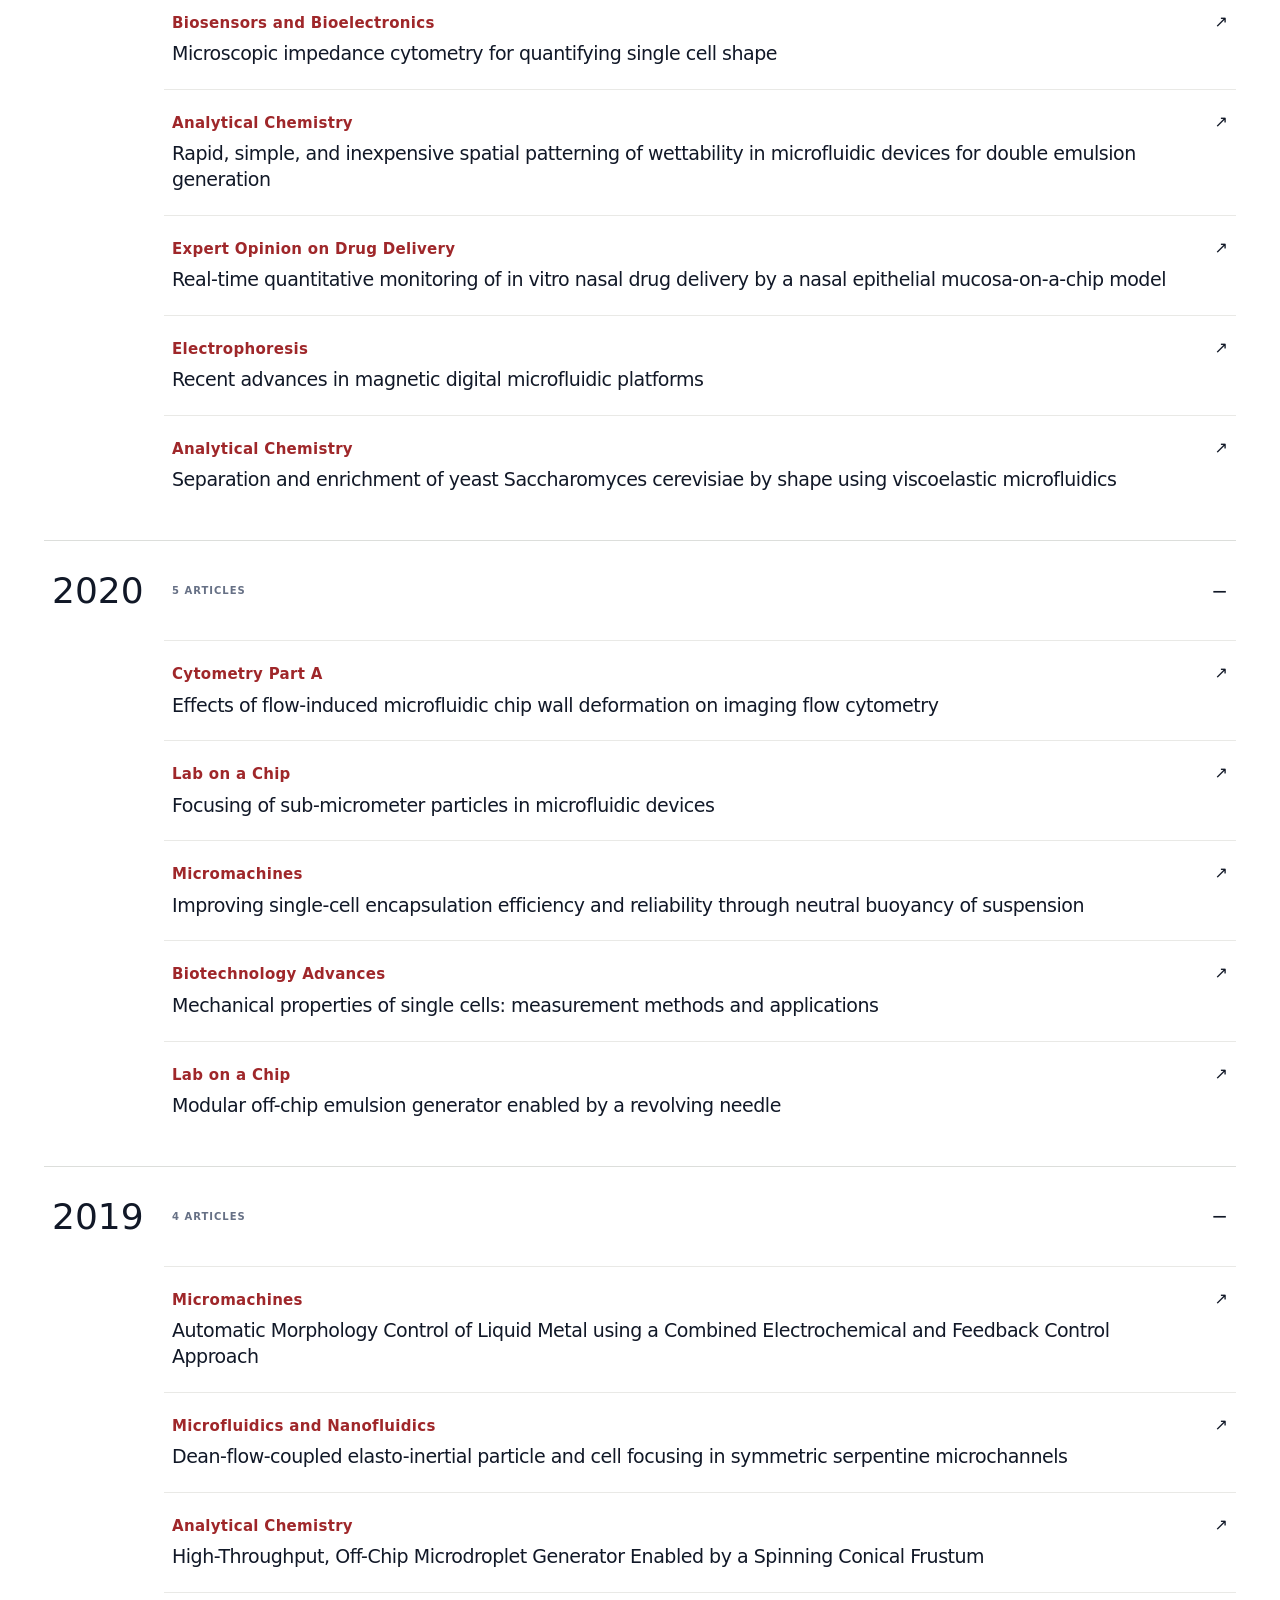
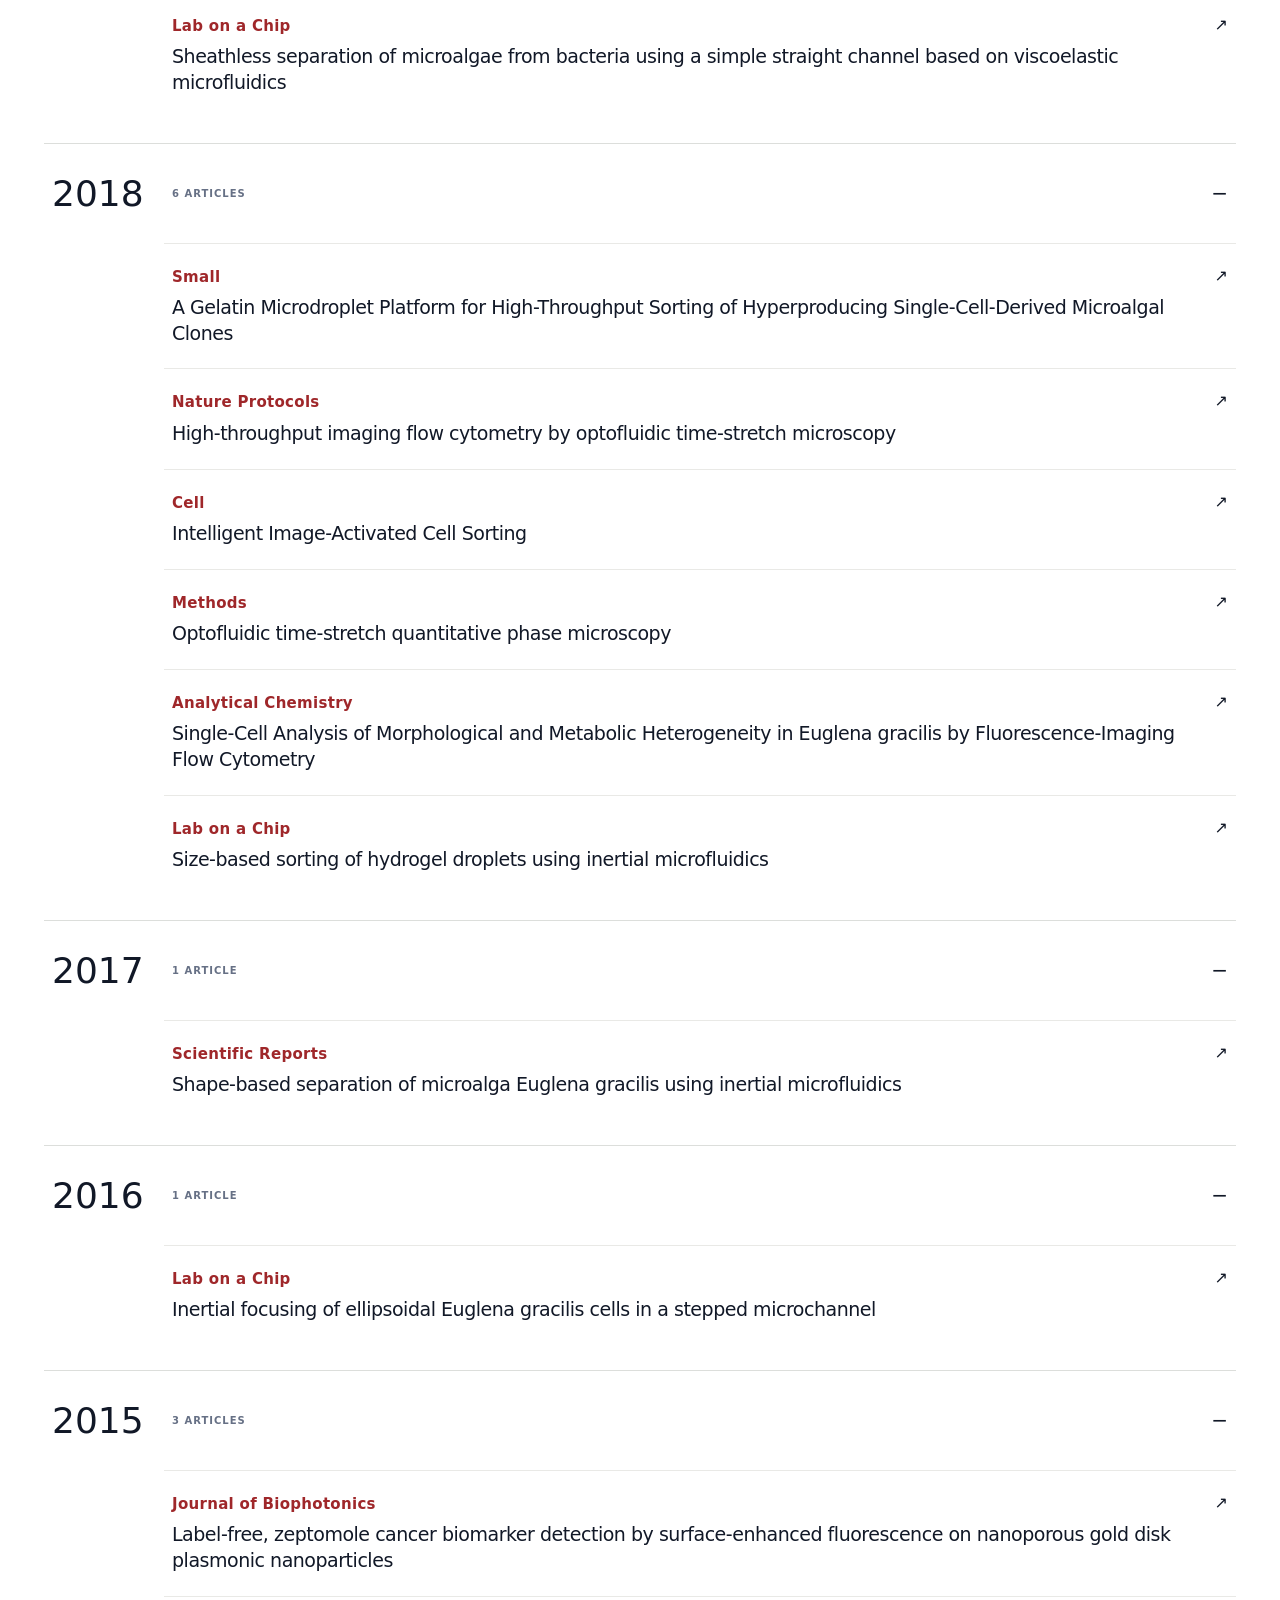
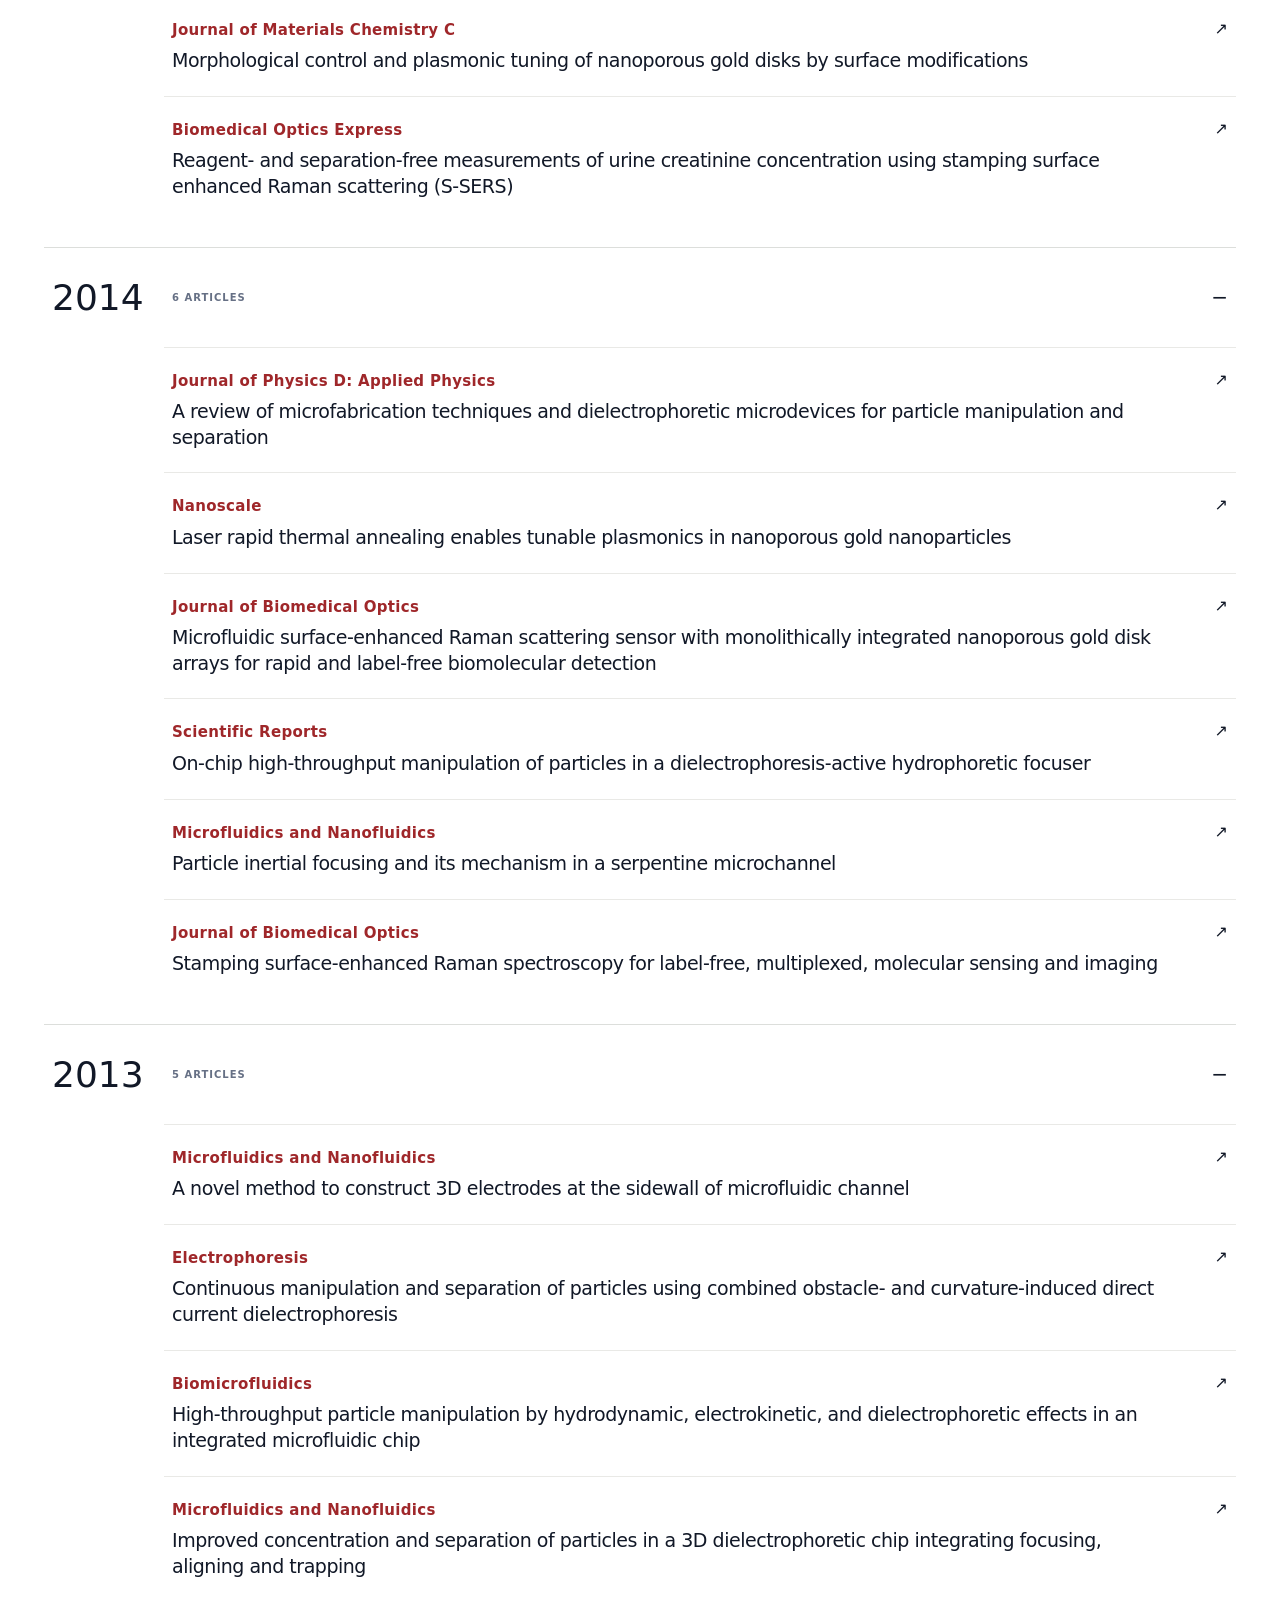
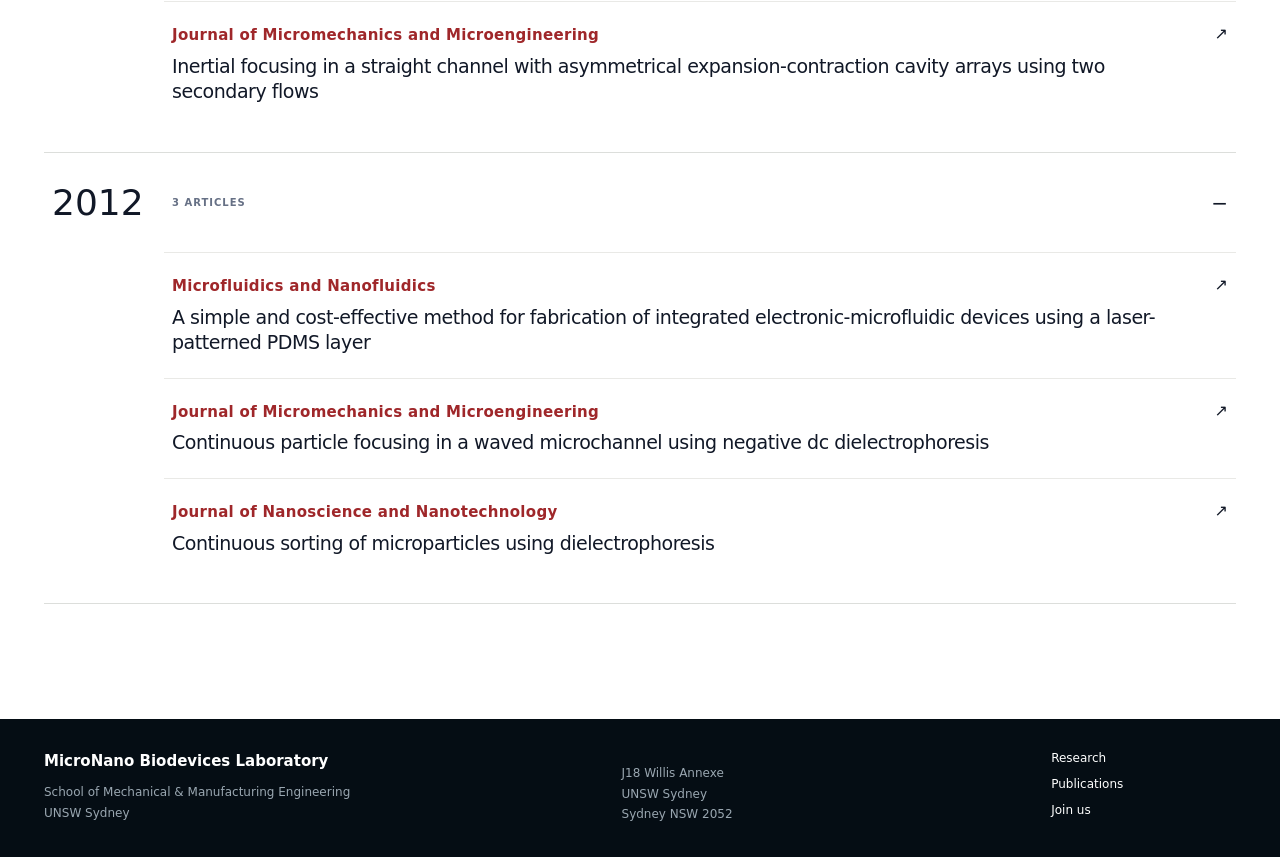
<file: publication.html>
<!DOCTYPE html><html lang="en"><head><meta charset="UTF-8"><meta name="viewport" content="width=device-width,initial-scale=1"><meta name="description" content="Publications from the MicroNano Biodevices Laboratory at UNSW Sydney."><title>Publications | MicroNano Biodevices Laboratory</title><script>document.documentElement.classList.add('js-enabled');</script><link rel="stylesheet" href="styles.css?v=20261011-nav2"></head>
<body class="home-page inner-page"><header class="site-header"><div class="site-container nav-shell"><a class="brand" href="index.html"><span class="brand-mark">ML</span><span><strong>MicroNano Biodevices Laboratory</strong><small>UNSW Sydney</small></span></a><nav class="main-nav" aria-label="Main navigation"><a href="index.html">Home</a><a href="research.html">Research</a><a class="active" href="publication.html">Publications</a><a href="about-us.html">People</a><a href="latest-news.html">News</a><a href="join-us.html">Join Us</a></nav></div></header><main>
<section class="section-block featured-publications-page page-entry"><div class="site-container"><div class="section-heading-row"><div><h1 class="page-main-title">Featured Recent Work</h1></div></div><div class="featured-pub-grid">
<a class="featured-pub-card" href="https://doi.org/10.1016/j.snb.2023.133918" target="_blank" rel="noopener"><div class="featured-pub-image"><img src="assets/images/featured-bacteria.jpg" alt="Bacteria separation and enrichment using viscoelastic flows in a straight microchannel" loading="lazy"></div><p>Sensors and Actuators B: Chemical · 2023</p><h3>Bacteria separation and enrichment using viscoelastic flows in a straight microchannel</h3><span>Read publication ↗</span></a>
<a class="featured-pub-card" href="https://doi.org/10.1002/adhm.202503604" target="_blank" rel="noopener"><div class="featured-pub-image"><img src="assets/images/tumor-spheroids-droplet.jpg" alt="High-Throughput Generation of Tumor Spheroids via Droplet Microfluidics for siRNA-Loaded Nanomedicine Assessment" loading="lazy"></div><p>Advanced Healthcare Materials · 2026</p><h3>High-Throughput Generation of Tumor Spheroids via Droplet Microfluidics for siRNA-Loaded Nanomedicine Assessment</h3><span>Read publication ↗</span></a>
<a class="featured-pub-card" href="https://doi.org/10.1016/j.cej.2025.162098" target="_blank" rel="noopener"><div class="featured-pub-image"><img src="assets/images/featured-double-emulsion.jpg" alt="Double-emulsion droplet digital CRISPR/Cas12a for amplification-free, absolute quantification of nucleic acids at attomole levels" loading="lazy"></div><p>Chemical Engineering Journal · 2025</p><h3>Double-emulsion droplet digital CRISPR/Cas12a for amplification-free, absolute quantification of nucleic acids at attomole levels</h3><span>Read publication ↗</span></a>
<a class="featured-pub-card" href="https://doi.org/10.1016/j.nantod.2025.102892" target="_blank" rel="noopener"><div class="featured-pub-image"><img src="assets/images/featured-antifouling.jpg" alt="Antifouling zwitterionic coating enhances electrochemical aptamer-based sensors for therapeutic drug monitoring" loading="lazy"></div><p>Nano Today · 2026</p><h3>Antifouling zwitterionic coating enhances electrochemical aptamer-based sensors for therapeutic drug monitoring</h3><span>Read publication ↗</span></a>
<a class="featured-pub-card" href="https://doi.org/10.1002/advs.202517470" target="_blank" rel="noopener"><div class="featured-pub-image"><img src="assets/images/ddcrispr-overview.jpg" alt="Droplet Digital CRISPR for Nucleic Acid Detection" loading="lazy"></div><p>Advanced Science · 2026</p><h3>Droplet Digital CRISPR for Nucleic Acid Detection</h3><span>Read publication ↗</span></a>
<a class="featured-pub-card" href="https://doi.org/10.1002/advs.202411433" target="_blank" rel="noopener"><div class="featured-pub-image"><img src="assets/images/research-biosensors.jpg" alt="Wearable Electrochemical Biosensors for Advanced Healthcare Monitoring" loading="lazy"></div><p>Advanced Science · 2025</p><h3>Wearable Electrochemical Biosensors for Advanced Healthcare Monitoring</h3><span>Read publication ↗</span></a>
</div></div></section>
<section class="section-block all-publications-section"><div class="site-container"><div class="section-heading-row"><div><p class="eyebrow">Complete record</p><h2>All journal articles</h2></div></div><div id="publication-list" class="modern-publication-list"></div><noscript><p>Please enable JavaScript to display the full publication list.</p></noscript></div></section>
</main><footer class="modern-footer"><div class="site-container footer-grid"><div><strong>MicroNano Biodevices Laboratory</strong><p>School of Mechanical &amp; Manufacturing Engineering<br>UNSW Sydney</p></div><div><p>J18 Willis Annexe<br>UNSW Sydney<br>Sydney NSW 2052</p></div><div class="footer-links"><a href="research.html">Research</a><a href="publication.html">Publications</a><a href="join-us.html">Join us</a></div></div></footer>
<script src="publications-data.js?v=20261008-scholar1"></script><script>
const works=window.ORCID_PUBLICATIONS||[];const root=document.getElementById('publication-list');const years=new Map();works.forEach(w=>{if(!years.has(w.year))years.set(w.year,[]);years.get(w.year).push(w)});years.forEach((items,year)=>{const section=document.createElement('section');section.className='publication-year-block';const heading=document.createElement('button');heading.className='publication-year-heading';heading.type='button';heading.setAttribute('aria-expanded','true');heading.innerHTML=`<span>${year}</span><small>${items.length} ${items.length===1?'article':'articles'}</small><b>−</b>`;const list=document.createElement('div');list.className='publication-year-items';items.forEach(w=>{const a=document.createElement('a');a.className='modern-publication-item';a.href=w.doi?`https://doi.org/${w.doi}`:'#';if(w.doi){a.target='_blank';a.rel='noopener'}a.innerHTML=`<div><p>${w.journal||'Journal article'}</p><h3>${w.title}</h3></div><span>${w.doi?'↗':'—'}</span>`;list.appendChild(a)});heading.addEventListener('click',()=>{const open=heading.getAttribute('aria-expanded')==='true';heading.setAttribute('aria-expanded',String(!open));heading.querySelector('b').textContent=open?'+':'−';list.hidden=open});section.append(heading,list);root.appendChild(section)});
</script><script src="site.js?v=20261008-list1"></script></body></html>
</file>
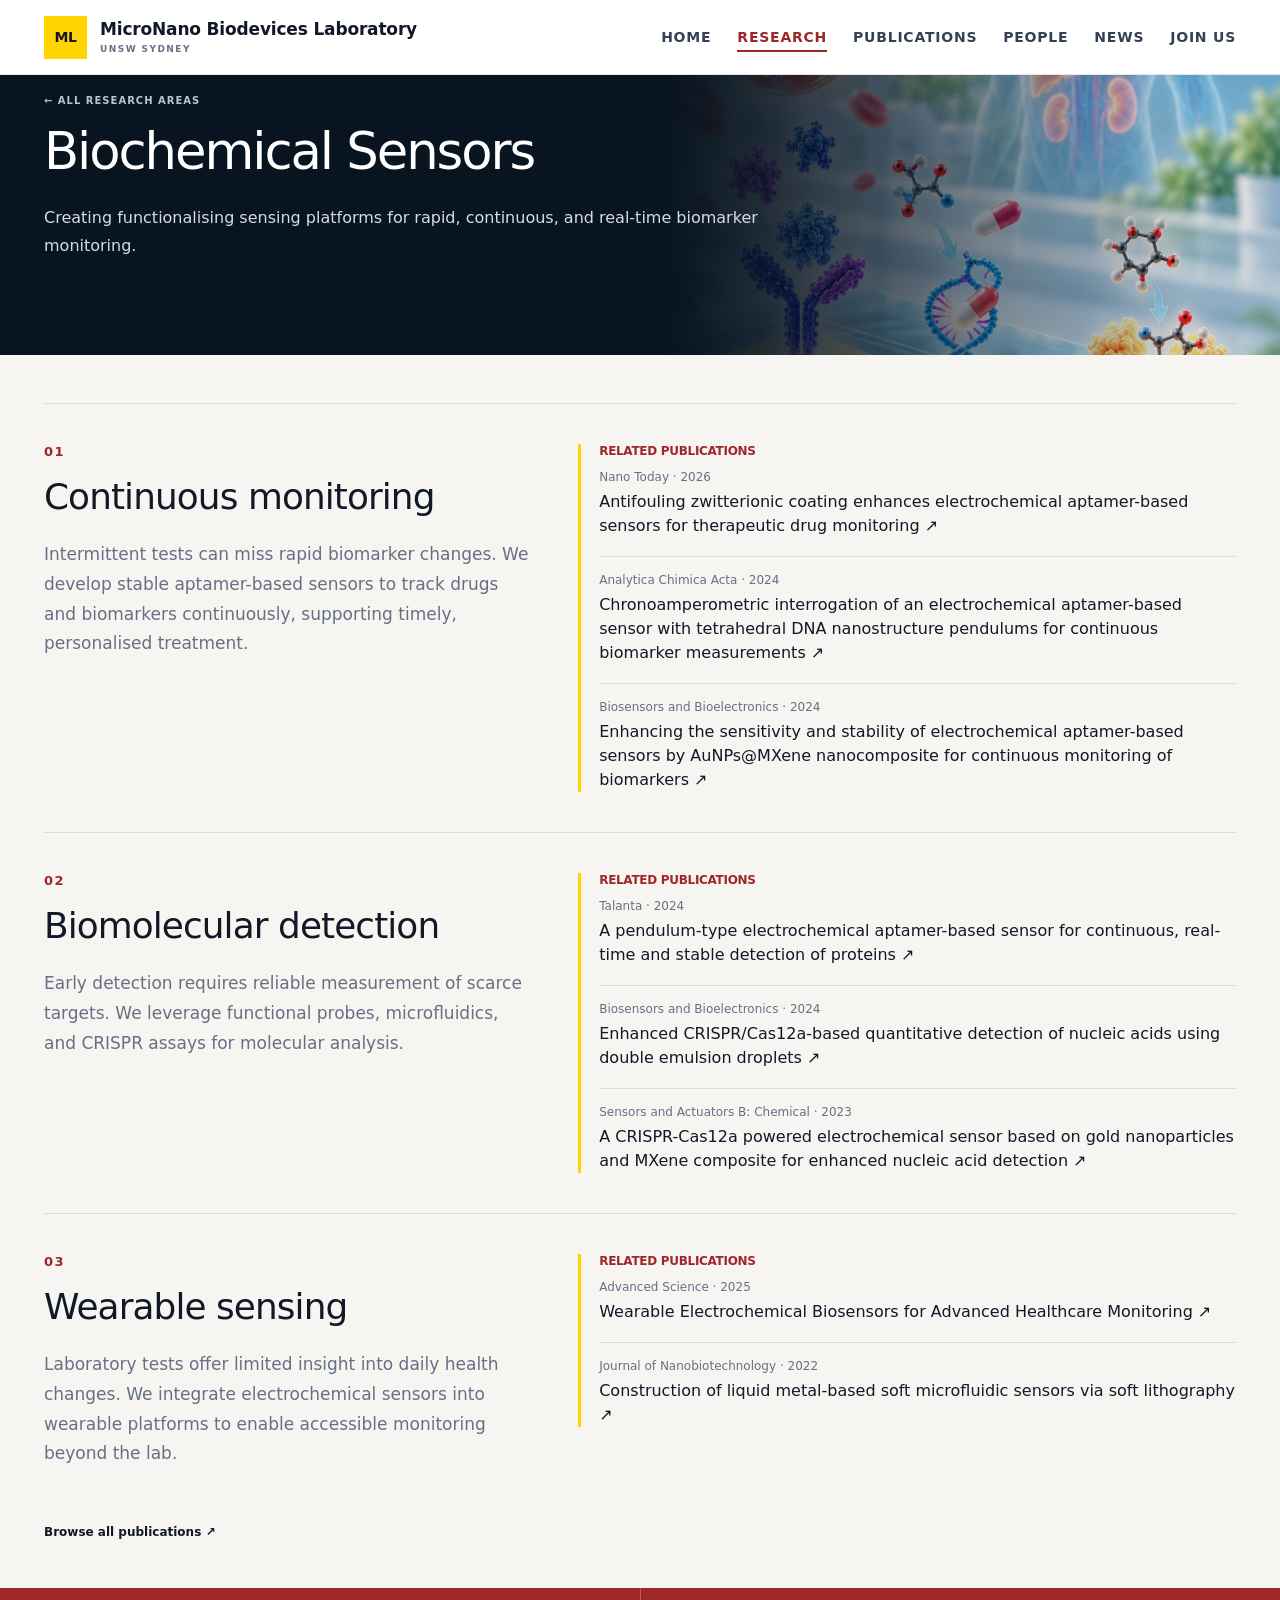
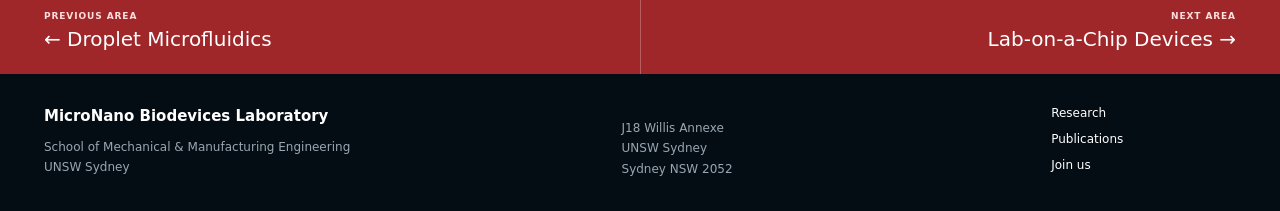
<file: research-biosensors.html>
<!DOCTYPE html><html lang="en"><head><meta charset="UTF-8"><meta name="viewport" content="width=device-width,initial-scale=1"><meta name="description" content="Biosensor research at the MicroNano Biodevices Laboratory."><title>Biosensors | MicroNano Biodevices Laboratory</title><script>document.documentElement.classList.add('js-enabled');</script><link rel="stylesheet" href="styles.css?v=20261011-nav2"></head>
<body class="home-page inner-page research-story-page"><header class="site-header"><div class="site-container nav-shell"><a class="brand" href="index.html"><span class="brand-mark">ML</span><span><strong>MicroNano Biodevices Laboratory</strong><small>UNSW Sydney</small></span></a><nav class="main-nav" aria-label="Main navigation"><a href="index.html">Home</a><a class="active" href="research.html">Research</a><a href="publication.html">Publications</a><a href="about-us.html">People</a><a href="latest-news.html">News</a><a href="join-us.html">Join Us</a></nav></div></header><main>
<section class="detail-hero"><div class="site-container detail-hero-grid"><div><a class="back-link" href="research.html">← All research areas</a><h1 class="page-main-title">Biochemical Sensors</h1></div><div class="detail-hero-summary"><p>Creating functionalising sensing platforms for rapid, continuous, and real-time biomarker monitoring.</p></div><figure><img src="assets/images/research-biosensors-cover-2.jpg" alt="Biosensors research cover"></figure></div></section>
<section class="research-directions section-block"><div class="site-container"><article class="research-direction" id="direction-1"><div class="research-direction-heading"><span class="direction-number">01</span><h2>Continuous monitoring</h2><p>Intermittent tests can miss rapid biomarker changes. We develop stable aptamer-based sensors to track drugs and biomarkers continuously, supporting timely, personalised treatment.</p></div><div class="research-direction-copy"><div class="direction-publications"><h3>Related publications</h3><a href="https://doi.org/10.1016/j.nantod.2025.102892" target="_blank" rel="noopener"><span>Nano Today · 2026</span><strong>Antifouling zwitterionic coating enhances electrochemical aptamer-based sensors for therapeutic drug monitoring ↗</strong></a><a href="https://doi.org/10.1016/j.aca.2024.342587" target="_blank" rel="noopener"><span>Analytica Chimica Acta · 2024</span><strong>Chronoamperometric interrogation of an electrochemical aptamer-based sensor with tetrahedral DNA nanostructure pendulums for continuous biomarker measurements ↗</strong></a><a href="https://doi.org/10.1016/j.bios.2023.115918" target="_blank" rel="noopener"><span>Biosensors and Bioelectronics · 2024</span><strong>Enhancing the sensitivity and stability of electrochemical aptamer-based sensors by AuNPs@MXene nanocomposite for continuous monitoring of biomarkers ↗</strong></a></div></div></article>
<article class="research-direction" id="direction-2"><div class="research-direction-heading"><span class="direction-number">02</span><h2>Biomolecular detection</h2><p>Early detection requires reliable measurement of scarce targets. We leverage functional probes, microfluidics, and CRISPR assays for molecular analysis.</p></div><div class="research-direction-copy"><div class="direction-publications"><h3>Related publications</h3><a href="https://doi.org/10.1016/j.talanta.2023.125026" target="_blank" rel="noopener"><span>Talanta · 2024</span><strong>A pendulum-type electrochemical aptamer-based sensor for continuous, real-time and stable detection of proteins ↗</strong></a><a href="https://doi.org/10.1016/j.bios.2024.116339" target="_blank" rel="noopener"><span>Biosensors and Bioelectronics · 2024</span><strong>Enhanced CRISPR/Cas12a-based quantitative detection of nucleic acids using double emulsion droplets ↗</strong></a><a href="https://doi.org/10.1016/j.snb.2023.133342" target="_blank" rel="noopener"><span>Sensors and Actuators B: Chemical · 2023</span><strong>A CRISPR-Cas12a powered electrochemical sensor based on gold nanoparticles and MXene composite for enhanced nucleic acid detection ↗</strong></a></div></div></article>
<article class="research-direction" id="direction-3"><div class="research-direction-heading"><span class="direction-number">03</span><h2>Wearable sensing</h2><p>Laboratory tests offer limited insight into daily health changes. We integrate electrochemical sensors into wearable platforms to enable accessible monitoring beyond the lab.</p></div><div class="research-direction-copy"><div class="direction-publications"><h3>Related publications</h3><a href="https://doi.org/10.1002/advs.202411433" target="_blank" rel="noopener"><span>Advanced Science · 2025</span><strong>Wearable Electrochemical Biosensors for Advanced Healthcare Monitoring ↗</strong></a><a href="https://doi.org/10.1186/s12951-022-01471-0" target="_blank" rel="noopener"><span>Journal of Nanobiotechnology · 2022</span><strong>Construction of liquid metal-based soft microfluidic sensors via soft lithography ↗</strong></a></div></div></article><a class="text-link research-all-publications" href="publication.html">Browse all publications ↗</a></div></section>
<nav class="research-next"><div class="site-container"><a href="research-droplet-microfluidics.html"><small>Previous area</small><strong>← Droplet Microfluidics</strong></a><a href="research-lab-on-chip.html"><small>Next area</small><strong>Lab-on-a-Chip Devices →</strong></a></div></nav></main><footer class="modern-footer"><div class="site-container footer-grid"><div><strong>MicroNano Biodevices Laboratory</strong><p>School of Mechanical &amp; Manufacturing Engineering<br>UNSW Sydney</p></div><div><p>J18 Willis Annexe<br>UNSW Sydney<br>Sydney NSW 2052</p></div><div class="footer-links"><a href="research.html">Research</a><a href="publication.html">Publications</a><a href="join-us.html">Join us</a></div></div></footer><script src="site.js?v=20261008-lab8"></script></body></html>
</file>
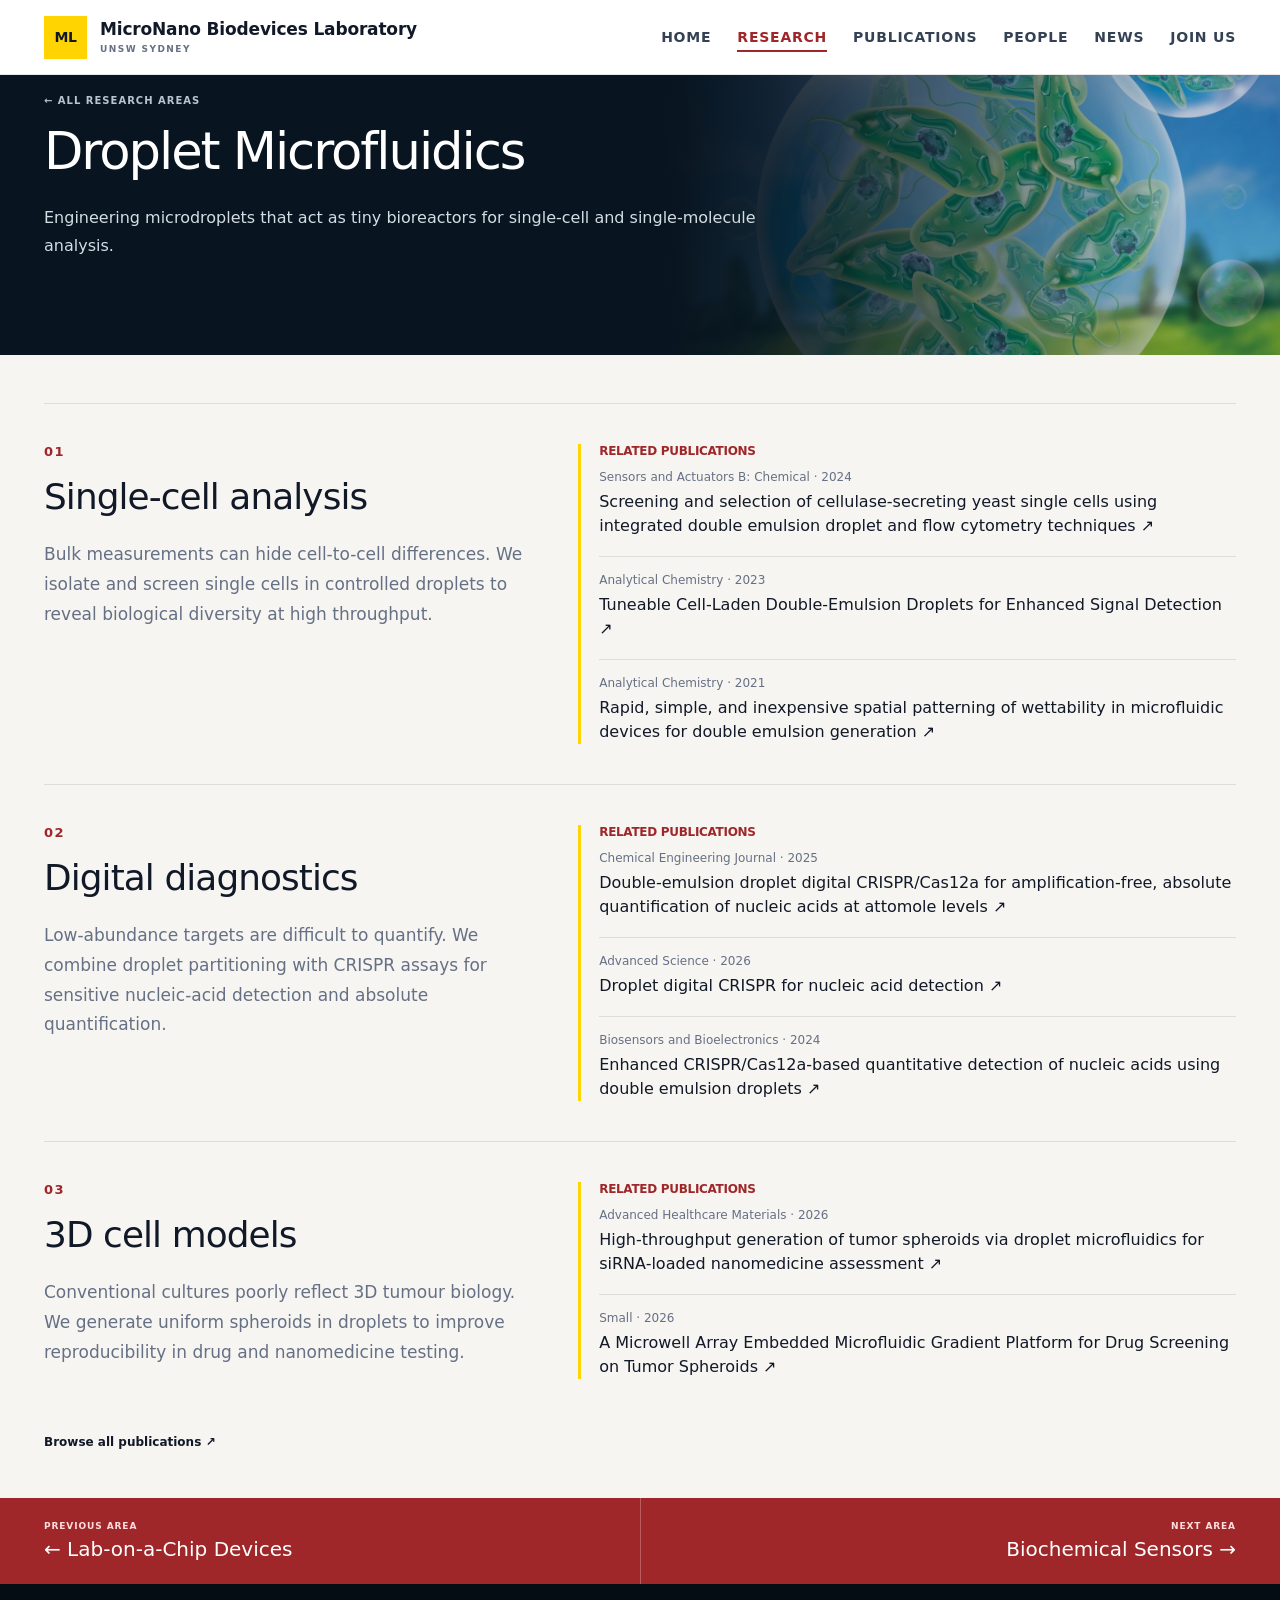
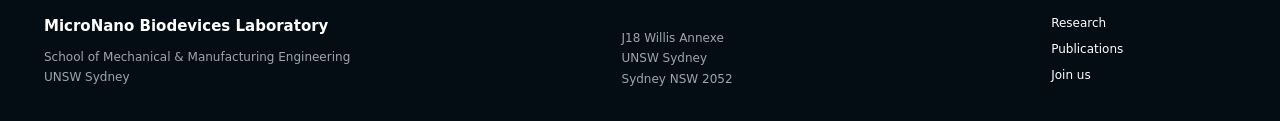
<file: research-droplet-microfluidics.html>
<!DOCTYPE html><html lang="en"><head><meta charset="UTF-8"><meta name="viewport" content="width=device-width,initial-scale=1"><meta name="description" content="Droplet microfluidics research at the MicroNano Biodevices Laboratory."><title>Droplet | MicroNano Biodevices Laboratory</title><script>document.documentElement.classList.add('js-enabled');</script><link rel="stylesheet" href="styles.css?v=20261011-nav2"></head>
<body class="home-page inner-page research-story-page"><header class="site-header"><div class="site-container nav-shell"><a class="brand" href="index.html"><span class="brand-mark">ML</span><span><strong>MicroNano Biodevices Laboratory</strong><small>UNSW Sydney</small></span></a><nav class="main-nav" aria-label="Main navigation"><a href="index.html">Home</a><a class="active" href="research.html">Research</a><a href="publication.html">Publications</a><a href="about-us.html">People</a><a href="latest-news.html">News</a><a href="join-us.html">Join Us</a></nav></div></header><main>
<section class="detail-hero"><div class="site-container detail-hero-grid"><div><a class="back-link" href="research.html">← All research areas</a><h1 class="page-main-title">Droplet Microfluidics</h1></div><div class="detail-hero-summary"><p>Engineering microdroplets that act as tiny bioreactors for single-cell and single-molecule analysis.</p></div><figure><img src="assets/images/research-droplet-cover.jpg" alt="Droplet research cover"></figure></div></section>
<section class="research-directions section-block"><div class="site-container"><article class="research-direction" id="direction-1"><div class="research-direction-heading"><span class="direction-number">01</span><h2>Single-cell analysis</h2><p>Bulk measurements can hide cell-to-cell differences. We isolate and screen single cells in controlled droplets to reveal biological diversity at high throughput.</p></div><div class="research-direction-copy"><div class="direction-publications"><h3>Related publications</h3><a href="https://doi.org/10.1016/j.snb.2024.136038" target="_blank" rel="noopener"><span>Sensors and Actuators B: Chemical · 2024</span><strong>Screening and selection of cellulase-secreting yeast single cells using integrated double emulsion droplet and flow cytometry techniques ↗</strong></a><a href="https://doi.org/10.1021/acs.analchem.2c04697" target="_blank" rel="noopener"><span>Analytical Chemistry · 2023</span><strong>Tuneable Cell-Laden Double-Emulsion Droplets for Enhanced Signal Detection ↗</strong></a><a href="https://doi.org/10.1021/acs.analchem.1c01861" target="_blank" rel="noopener"><span>Analytical Chemistry · 2021</span><strong>Rapid, simple, and inexpensive spatial patterning of wettability in microfluidic devices for double emulsion generation ↗</strong></a></div></div></article>
<article class="research-direction" id="direction-2"><div class="research-direction-heading"><span class="direction-number">02</span><h2>Digital diagnostics</h2><p>Low-abundance targets are difficult to quantify. We combine droplet partitioning with CRISPR assays for sensitive nucleic-acid detection and absolute quantification.</p></div><div class="research-direction-copy"><div class="direction-publications"><h3>Related publications</h3><a href="https://doi.org/10.1016/j.cej.2025.162098" target="_blank" rel="noopener"><span>Chemical Engineering Journal · 2025</span><strong>Double-emulsion droplet digital CRISPR/Cas12a for amplification-free, absolute quantification of nucleic acids at attomole levels ↗</strong></a><a href="https://doi.org/10.1002/advs.202517470" target="_blank" rel="noopener"><span>Advanced Science · 2026</span><strong>Droplet digital CRISPR for nucleic acid detection ↗</strong></a><a href="https://doi.org/10.1016/j.bios.2024.116339" target="_blank" rel="noopener"><span>Biosensors and Bioelectronics · 2024</span><strong>Enhanced CRISPR/Cas12a-based quantitative detection of nucleic acids using double emulsion droplets ↗</strong></a></div></div></article>
<article class="research-direction" id="direction-3"><div class="research-direction-heading"><span class="direction-number">03</span><h2>3D cell models</h2><p>Conventional cultures poorly reflect 3D tumour biology. We generate uniform spheroids in droplets to improve reproducibility in drug and nanomedicine testing.</p></div><div class="research-direction-copy"><div class="direction-publications"><h3>Related publications</h3><a href="https://doi.org/10.1002/adhm.202503604" target="_blank" rel="noopener"><span>Advanced Healthcare Materials · 2026</span><strong>High-throughput generation of tumor spheroids via droplet microfluidics for siRNA-loaded nanomedicine assessment ↗</strong></a><a href="https://doi.org/10.1002/smll.202514775" target="_blank" rel="noopener"><span>Small · 2026</span><strong>A Microwell Array Embedded Microfluidic Gradient Platform for Drug Screening on Tumor Spheroids ↗</strong></a></div></div></article><a class="text-link research-all-publications" href="publication.html">Browse all publications ↗</a></div></section>
<nav class="research-next"><div class="site-container"><a href="research-lab-on-chip.html"><small>Previous area</small><strong>← Lab-on-a-Chip Devices</strong></a><a href="research-biosensors.html"><small>Next area</small><strong>Biochemical Sensors →</strong></a></div></nav></main><footer class="modern-footer"><div class="site-container footer-grid"><div><strong>MicroNano Biodevices Laboratory</strong><p>School of Mechanical &amp; Manufacturing Engineering<br>UNSW Sydney</p></div><div><p>J18 Willis Annexe<br>UNSW Sydney<br>Sydney NSW 2052</p></div><div class="footer-links"><a href="research.html">Research</a><a href="publication.html">Publications</a><a href="join-us.html">Join us</a></div></div></footer><script src="site.js?v=20261008-lab8"></script></body></html>
</file>
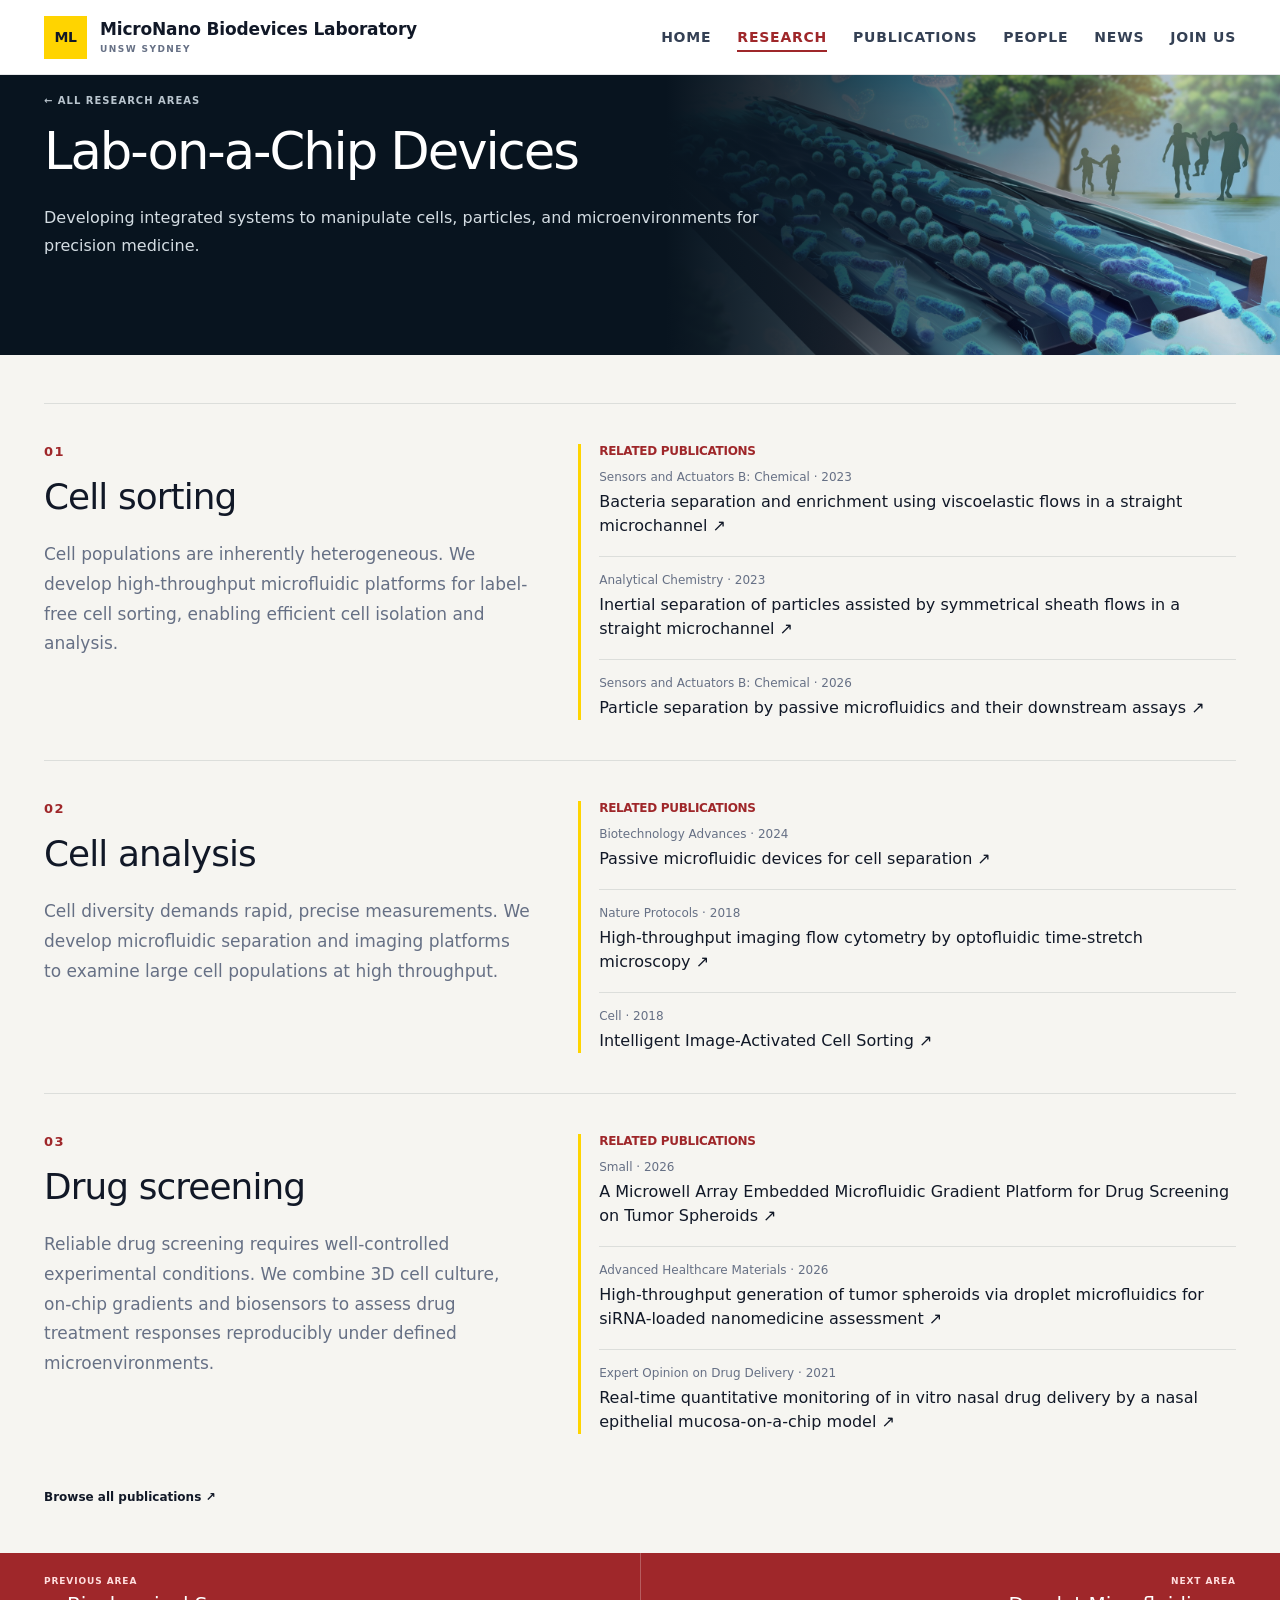
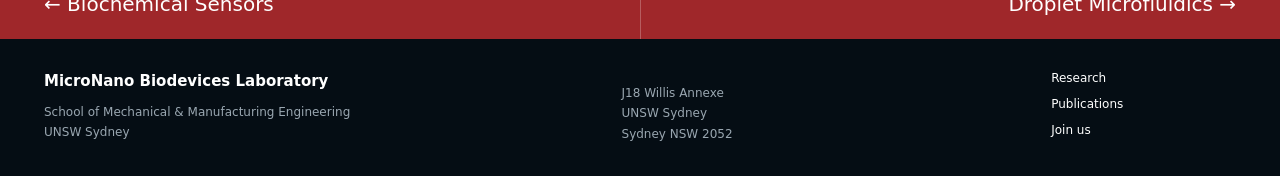
<file: research-lab-on-chip.html>
<!DOCTYPE html><html lang="en"><head><meta charset="UTF-8"><meta name="viewport" content="width=device-width,initial-scale=1"><meta name="description" content="Lab on Chip research at the MicroNano Biodevices Laboratory."><title>Lab on Chip | MicroNano Biodevices Laboratory</title><script>document.documentElement.classList.add('js-enabled');</script><link rel="stylesheet" href="styles.css?v=20261011-nav2"></head>
<body class="home-page inner-page research-story-page"><header class="site-header"><div class="site-container nav-shell"><a class="brand" href="index.html"><span class="brand-mark">ML</span><span><strong>MicroNano Biodevices Laboratory</strong><small>UNSW Sydney</small></span></a><nav class="main-nav" aria-label="Main navigation"><a href="index.html">Home</a><a class="active" href="research.html">Research</a><a href="publication.html">Publications</a><a href="about-us.html">People</a><a href="latest-news.html">News</a><a href="join-us.html">Join Us</a></nav></div></header><main>
<section class="detail-hero"><div class="site-container detail-hero-grid"><div><a class="back-link" href="research.html">← All research areas</a><h1 class="page-main-title">Lab-on-a-Chip Devices</h1></div><div class="detail-hero-summary"><p>Developing integrated systems to manipulate cells, particles, and microenvironments for precision medicine.</p></div><figure><img src="assets/images/research-lab-on-chip-cover.jpg" alt="Lab on Chip research cover"></figure></div></section>
<section class="research-directions section-block"><div class="site-container"><article class="research-direction" id="direction-1"><div class="research-direction-heading"><span class="direction-number">01</span><h2>Cell sorting</h2><p>Cell populations are inherently heterogeneous. We develop high-throughput microfluidic platforms for label-free cell sorting, enabling efficient cell isolation and analysis.</p></div><div class="research-direction-copy"><div class="direction-publications"><h3>Related publications</h3><a href="https://doi.org/10.1016/j.snb.2023.133918" target="_blank" rel="noopener"><span>Sensors and Actuators B: Chemical · 2023</span><strong>Bacteria separation and enrichment using viscoelastic flows in a straight microchannel ↗</strong></a><a href="https://doi.org/10.1021/acs.analchem.3c02089" target="_blank" rel="noopener"><span>Analytical Chemistry · 2023</span><strong>Inertial separation of particles assisted by symmetrical sheath flows in a straight microchannel ↗</strong></a><a href="https://doi.org/10.1016/j.snb.2025.139295" target="_blank" rel="noopener"><span>Sensors and Actuators B: Chemical · 2026</span><strong>Particle separation by passive microfluidics and their downstream assays ↗</strong></a></div></div></article>
<article class="research-direction" id="direction-2"><div class="research-direction-heading"><span class="direction-number">02</span><h2>Cell analysis</h2><p>Cell diversity demands rapid, precise measurements. We develop microfluidic separation and imaging platforms to examine large cell populations at high throughput.</p></div><div class="research-direction-copy"><div class="direction-publications"><h3>Related publications</h3><a href="https://doi.org/10.1016/j.biotechadv.2024.108317" target="_blank" rel="noopener"><span>Biotechnology Advances · 2024</span><strong>Passive microfluidic devices for cell separation ↗</strong></a><a href="https://doi.org/10.1038/s41596-018-0008-7" target="_blank" rel="noopener"><span>Nature Protocols · 2018</span><strong>High-throughput imaging flow cytometry by optofluidic time-stretch microscopy ↗</strong></a><a href="https://doi.org/10.1016/j.cell.2018.08.028" target="_blank" rel="noopener"><span>Cell · 2018</span><strong>Intelligent Image-Activated Cell Sorting ↗</strong></a></div></div></article>
<article class="research-direction" id="direction-3"><div class="research-direction-heading"><span class="direction-number">03</span><h2>Drug screening</h2><p>Reliable drug screening requires well-controlled experimental conditions. We combine 3D cell culture, on-chip gradients and biosensors to assess drug treatment responses reproducibly under defined microenvironments.</p></div><div class="research-direction-copy"><div class="direction-publications"><h3>Related publications</h3><a href="https://doi.org/10.1002/smll.202514775" target="_blank" rel="noopener"><span>Small · 2026</span><strong>A Microwell Array Embedded Microfluidic Gradient Platform for Drug Screening on Tumor Spheroids ↗</strong></a><a href="https://doi.org/10.1002/adhm.202503604" target="_blank" rel="noopener"><span>Advanced Healthcare Materials · 2026</span><strong>High-throughput generation of tumor spheroids via droplet microfluidics for siRNA-loaded nanomedicine assessment ↗</strong></a><a href="https://doi.org/10.1080/17425247.2021.1873274" target="_blank" rel="noopener"><span>Expert Opinion on Drug Delivery · 2021</span><strong>Real-time quantitative monitoring of in vitro nasal drug delivery by a nasal epithelial mucosa-on-a-chip model ↗</strong></a></div></div></article><a class="text-link research-all-publications" href="publication.html">Browse all publications ↗</a></div></section>
<nav class="research-next"><div class="site-container"><a href="research-biosensors.html"><small>Previous area</small><strong>← Biochemical Sensors</strong></a><a href="research-droplet-microfluidics.html"><small>Next area</small><strong>Droplet Microfluidics →</strong></a></div></nav></main><footer class="modern-footer"><div class="site-container footer-grid"><div><strong>MicroNano Biodevices Laboratory</strong><p>School of Mechanical &amp; Manufacturing Engineering<br>UNSW Sydney</p></div><div><p>J18 Willis Annexe<br>UNSW Sydney<br>Sydney NSW 2052</p></div><div class="footer-links"><a href="research.html">Research</a><a href="publication.html">Publications</a><a href="join-us.html">Join us</a></div></div></footer><script src="site.js?v=20261008-lab8"></script></body></html>
</file>
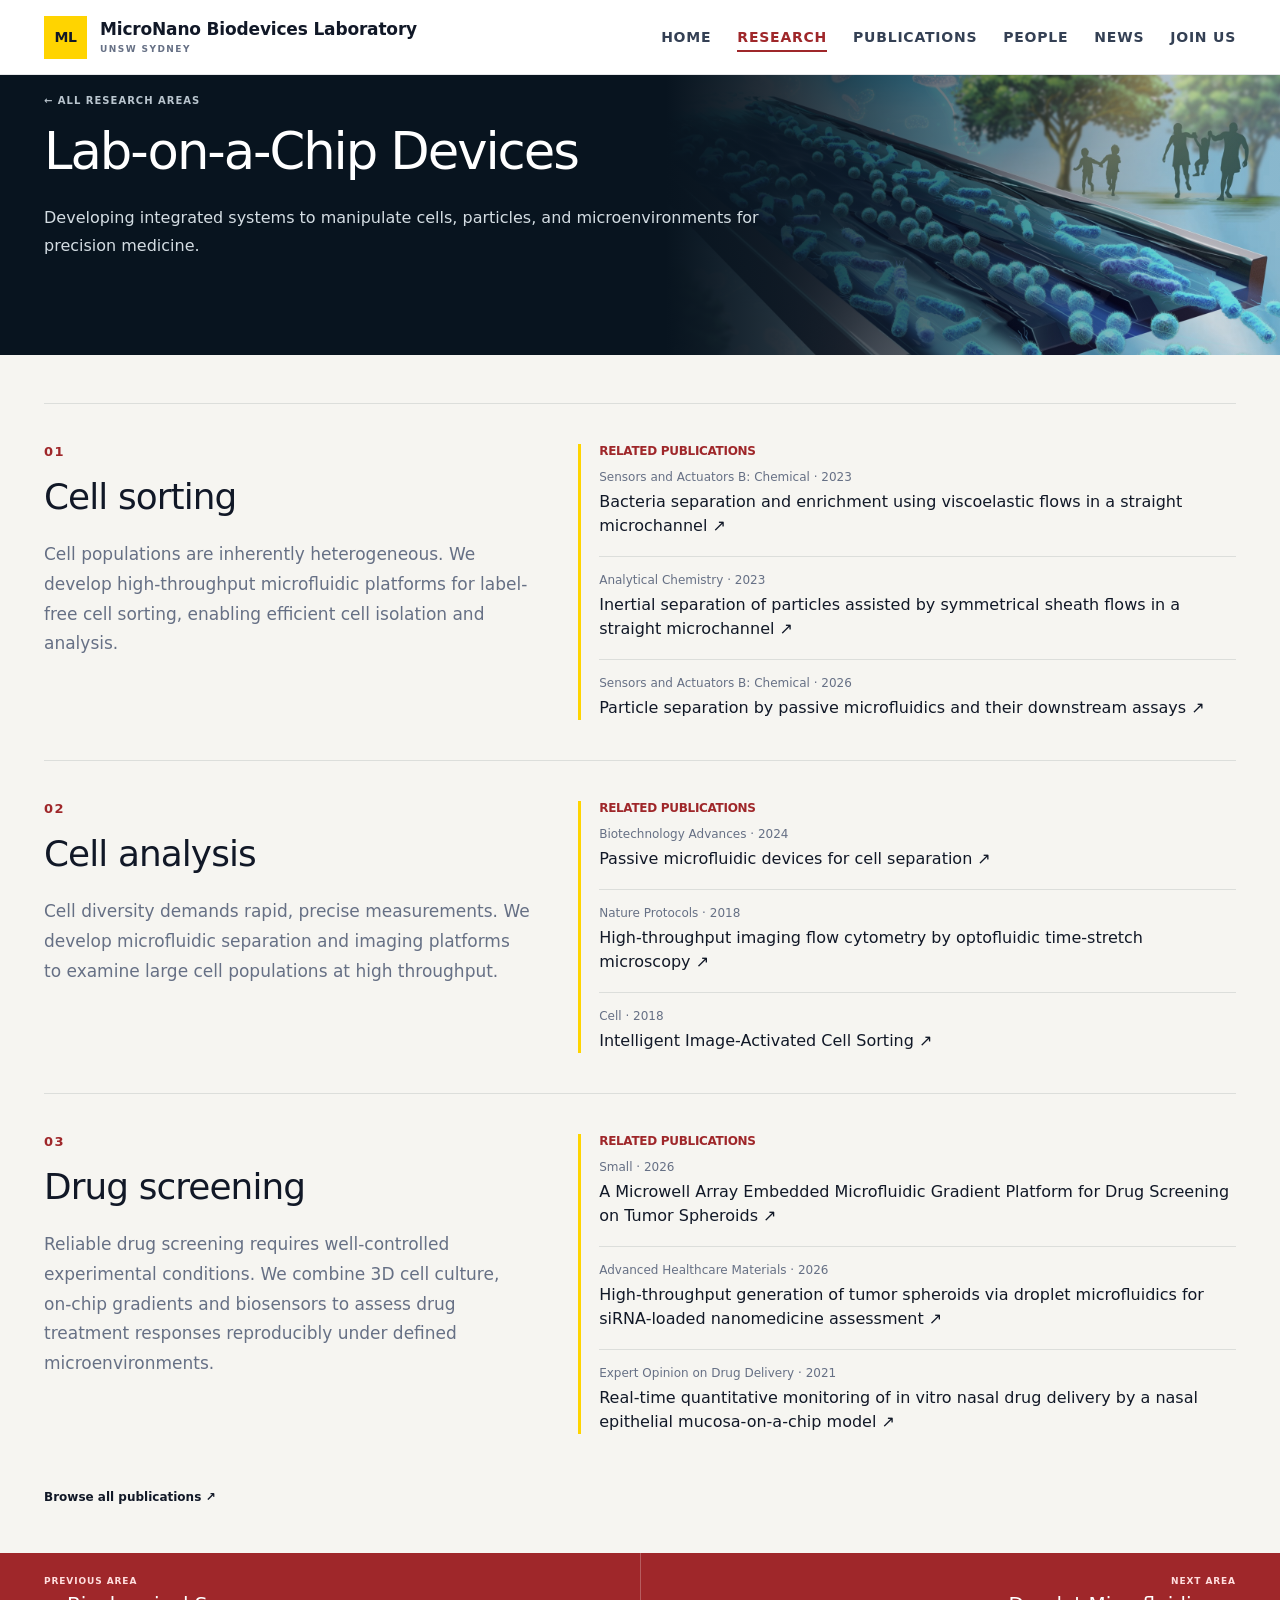
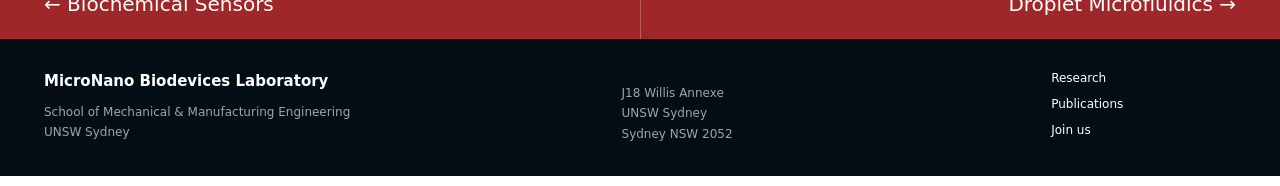
<file: research-nanomedicine.html>
<!DOCTYPE html>
<html lang="en"><head><meta charset="UTF-8"><meta name="viewport" content="width=device-width,initial-scale=1"><meta http-equiv="refresh" content="0;url=research-lab-on-chip.html"><title>Lab on Chip | Ming Li Lab</title><link rel="canonical" href="research-lab-on-chip.html"></head><body><p><a href="research-lab-on-chip.html">Explore Lab on Chip research →</a></p></body></html>
</file>
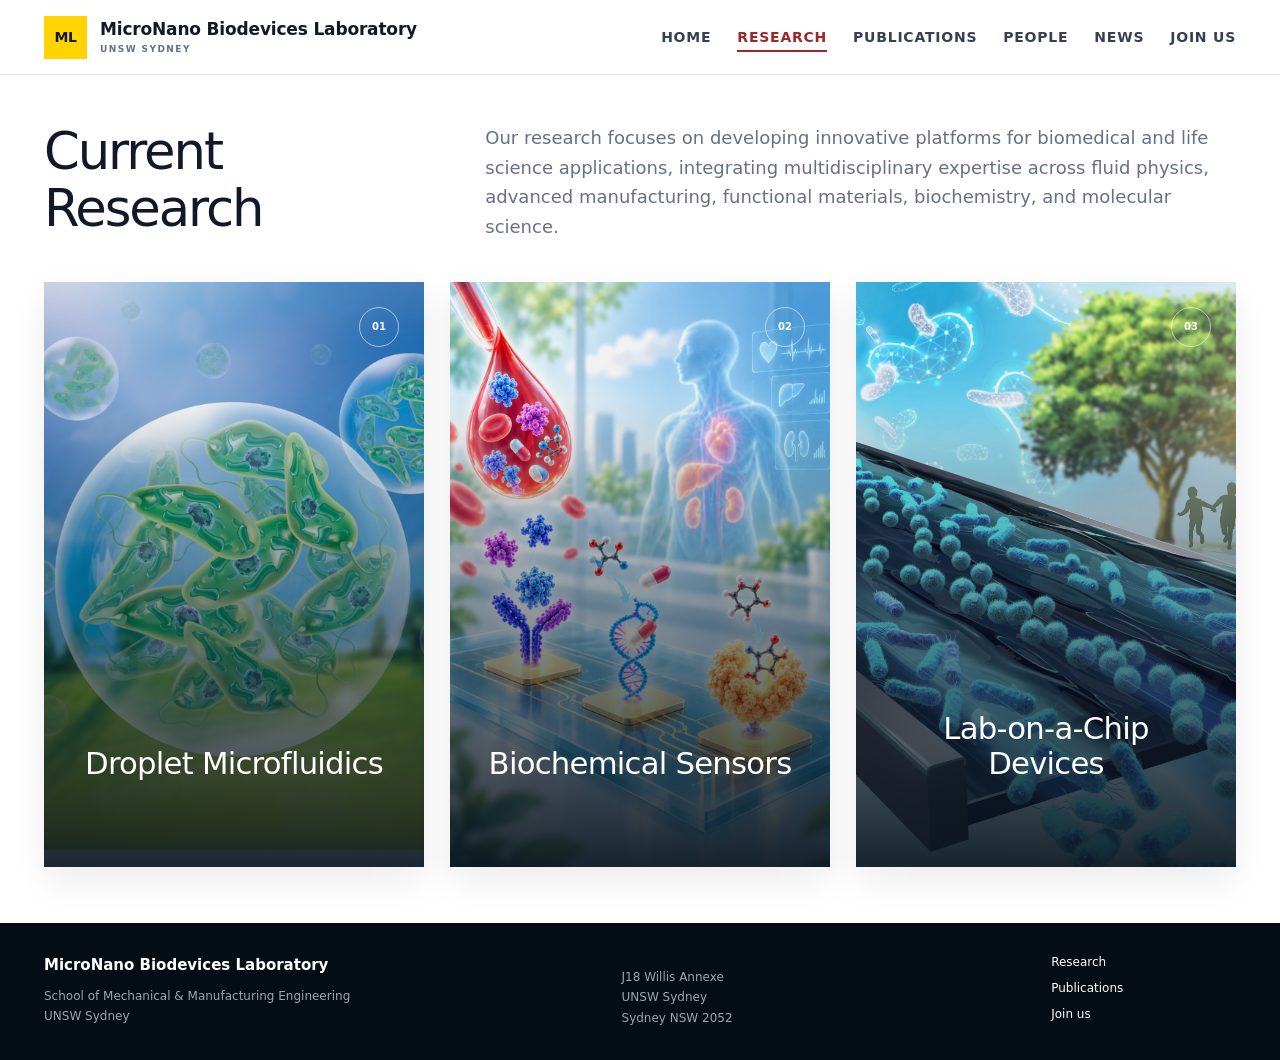
<file: research.html>
<!DOCTYPE html>
<html lang="en">
<head><meta charset="UTF-8"><meta name="viewport" content="width=device-width,initial-scale=1"><meta name="description" content="Research in Droplet, Lab on Chip, and Biosensors at the MicroNano Biodevices Laboratory."><title>Research | MicroNano Biodevices Laboratory</title><script>document.documentElement.classList.add('js-enabled');</script><link rel="stylesheet" href="styles.css?v=20261011-nav2"></head>
<body class="home-page inner-page">
<header class="site-header"><div class="site-container nav-shell"><a class="brand" href="index.html"><span class="brand-mark">ML</span><span><strong>MicroNano Biodevices Laboratory</strong><small>UNSW Sydney</small></span></a><nav class="main-nav" aria-label="Main navigation"><a href="index.html">Home</a><a class="active" href="research.html">Research</a><a href="publication.html">Publications</a><a href="about-us.html">People</a><a href="latest-news.html">News</a><a href="join-us.html">Join Us</a></nav></div></header>
<main>
    <section class="section-block research-home research-standalone page-entry">
        <div class="site-container">
            <div class="section-heading-row research-overview-heading"><h1 class="page-main-title">Current Research</h1><p>Our research focuses on developing innovative platforms for biomedical and life science applications, integrating multidisciplinary expertise across fluid physics, advanced manufacturing, functional materials, biochemistry, and molecular science.</p></div>
            <div class="research-hover-grid">
<a class="research-hover-card" href="research-droplet-microfluidics.html"><img src="assets/images/research-droplet-cover.jpg" alt="Droplet research cover"><div class="research-card-shade"></div><span class="research-number">01</span><div class="research-card-copy"><h2>Droplet Microfluidics</h2><p>Engineering microdroplets that act as tiny bioreactors for single-cell and single-molecule analysis.</p><span>Explore the research ↗</span></div></a>
<a class="research-hover-card" href="research-biosensors.html"><img src="assets/images/research-biosensors-cover-2.jpg" alt="Biosensors research cover"><div class="research-card-shade"></div><span class="research-number">02</span><div class="research-card-copy"><h2>Biochemical Sensors</h2><p>Creating functionalising sensing platforms for rapid, continuous, and real-time biomarker monitoring.</p><span>Explore the research ↗</span></div></a>
<a class="research-hover-card" href="research-lab-on-chip.html"><img src="assets/images/research-lab-on-chip-cover.jpg" alt="Lab on Chip research cover"><div class="research-card-shade"></div><span class="research-number">03</span><div class="research-card-copy"><h2>Lab-on-a-Chip Devices</h2><p>Developing integrated systems to manipulate cells, particles, and microenvironments for precision medicine.</p><span>Explore the research ↗</span></div></a>
</div>
        </div>
    </section>
</main>
<footer class="modern-footer"><div class="site-container footer-grid"><div><strong>MicroNano Biodevices Laboratory</strong><p>School of Mechanical &amp; Manufacturing Engineering<br>UNSW Sydney</p></div><div><p>J18 Willis Annexe<br>UNSW Sydney<br>Sydney NSW 2052</p></div><div class="footer-links"><a href="research.html">Research</a><a href="publication.html">Publications</a><a href="join-us.html">Join us</a></div></div></footer><script src="site.js?v=20261008-lab8"></script>
</body></html>
</file>
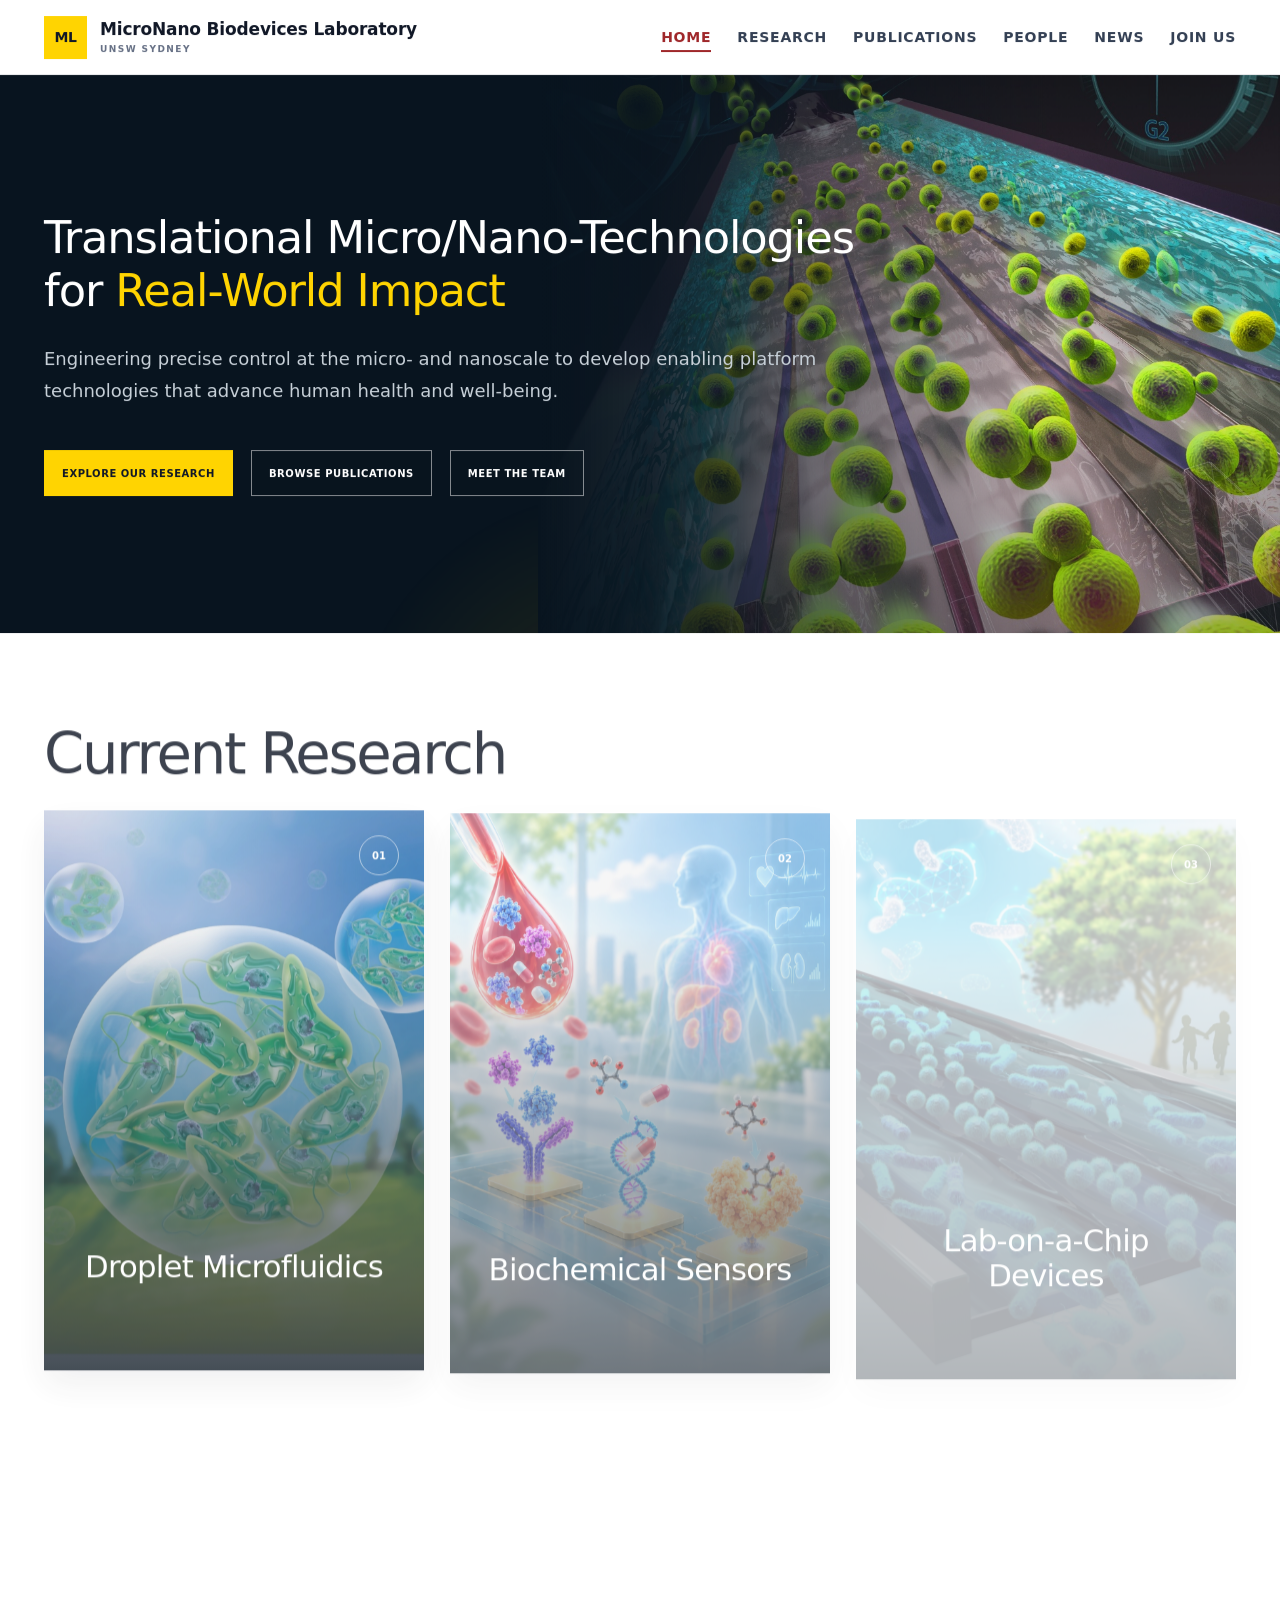
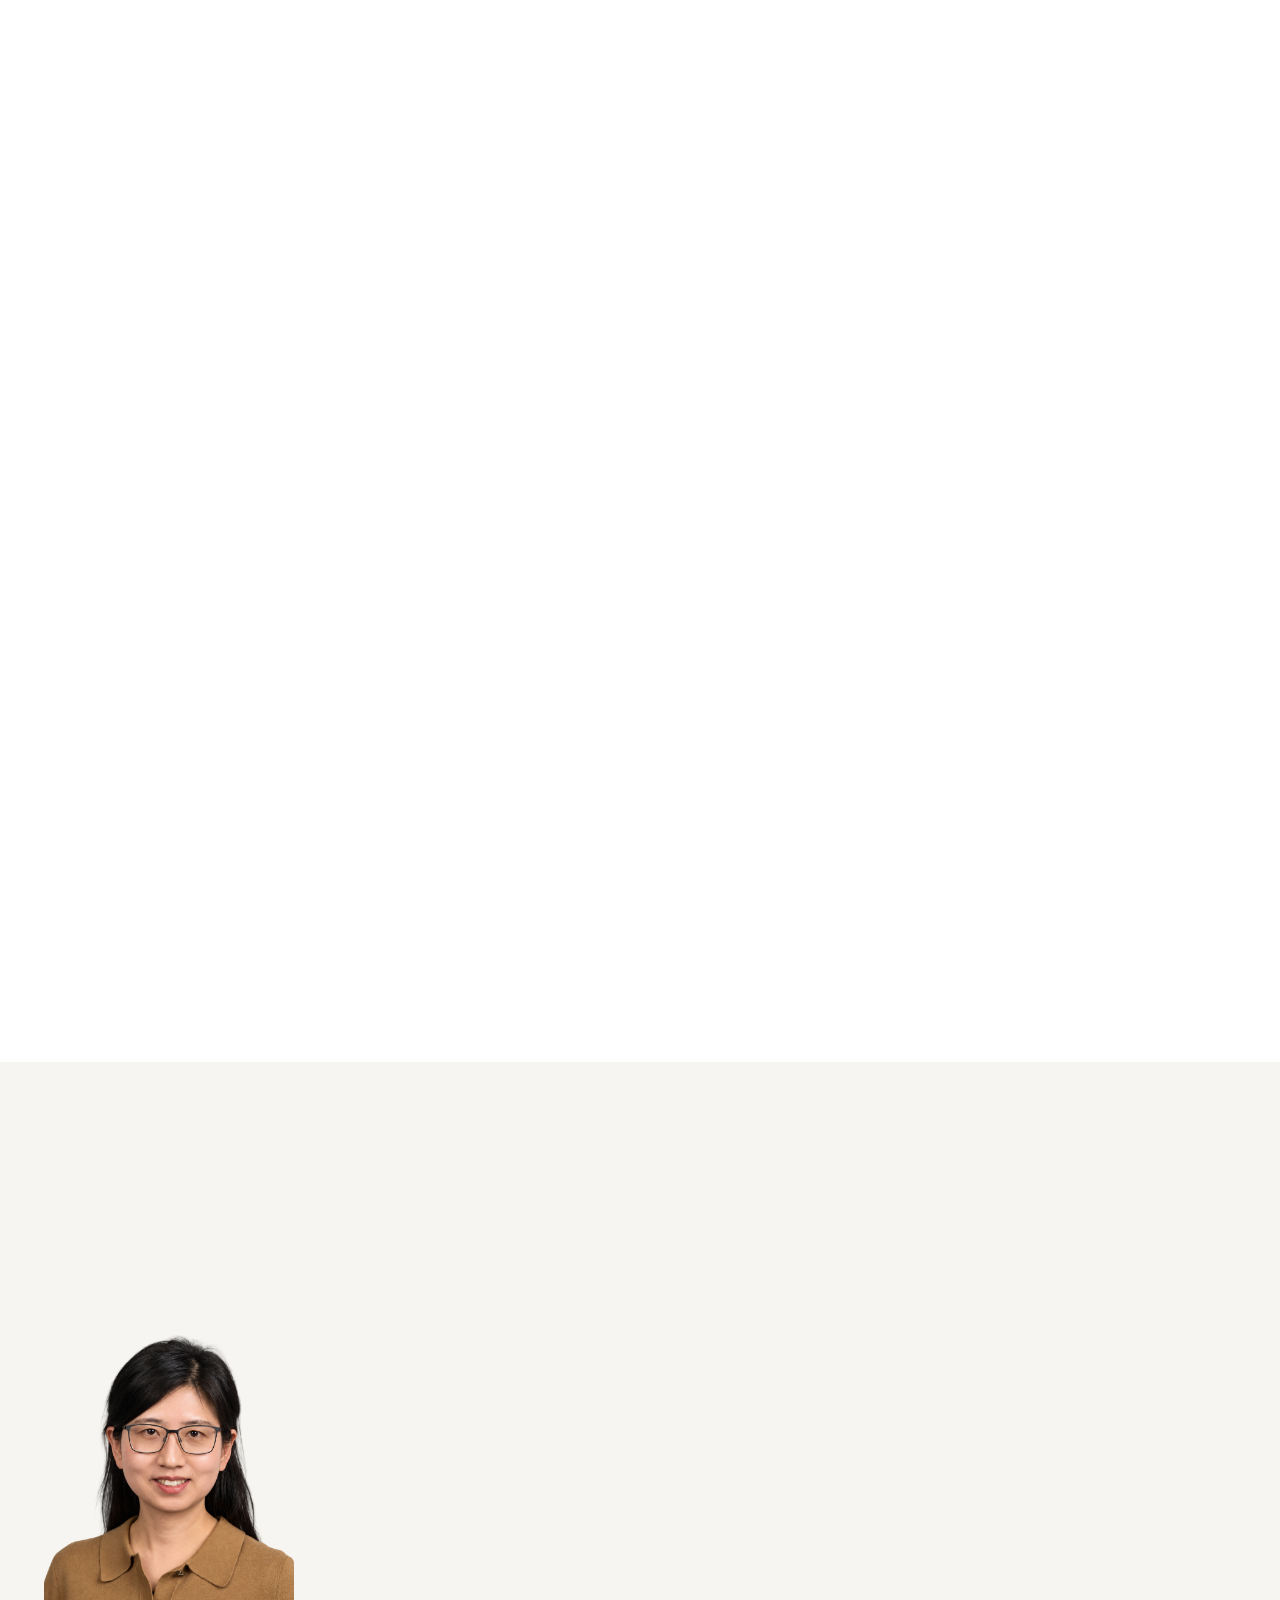
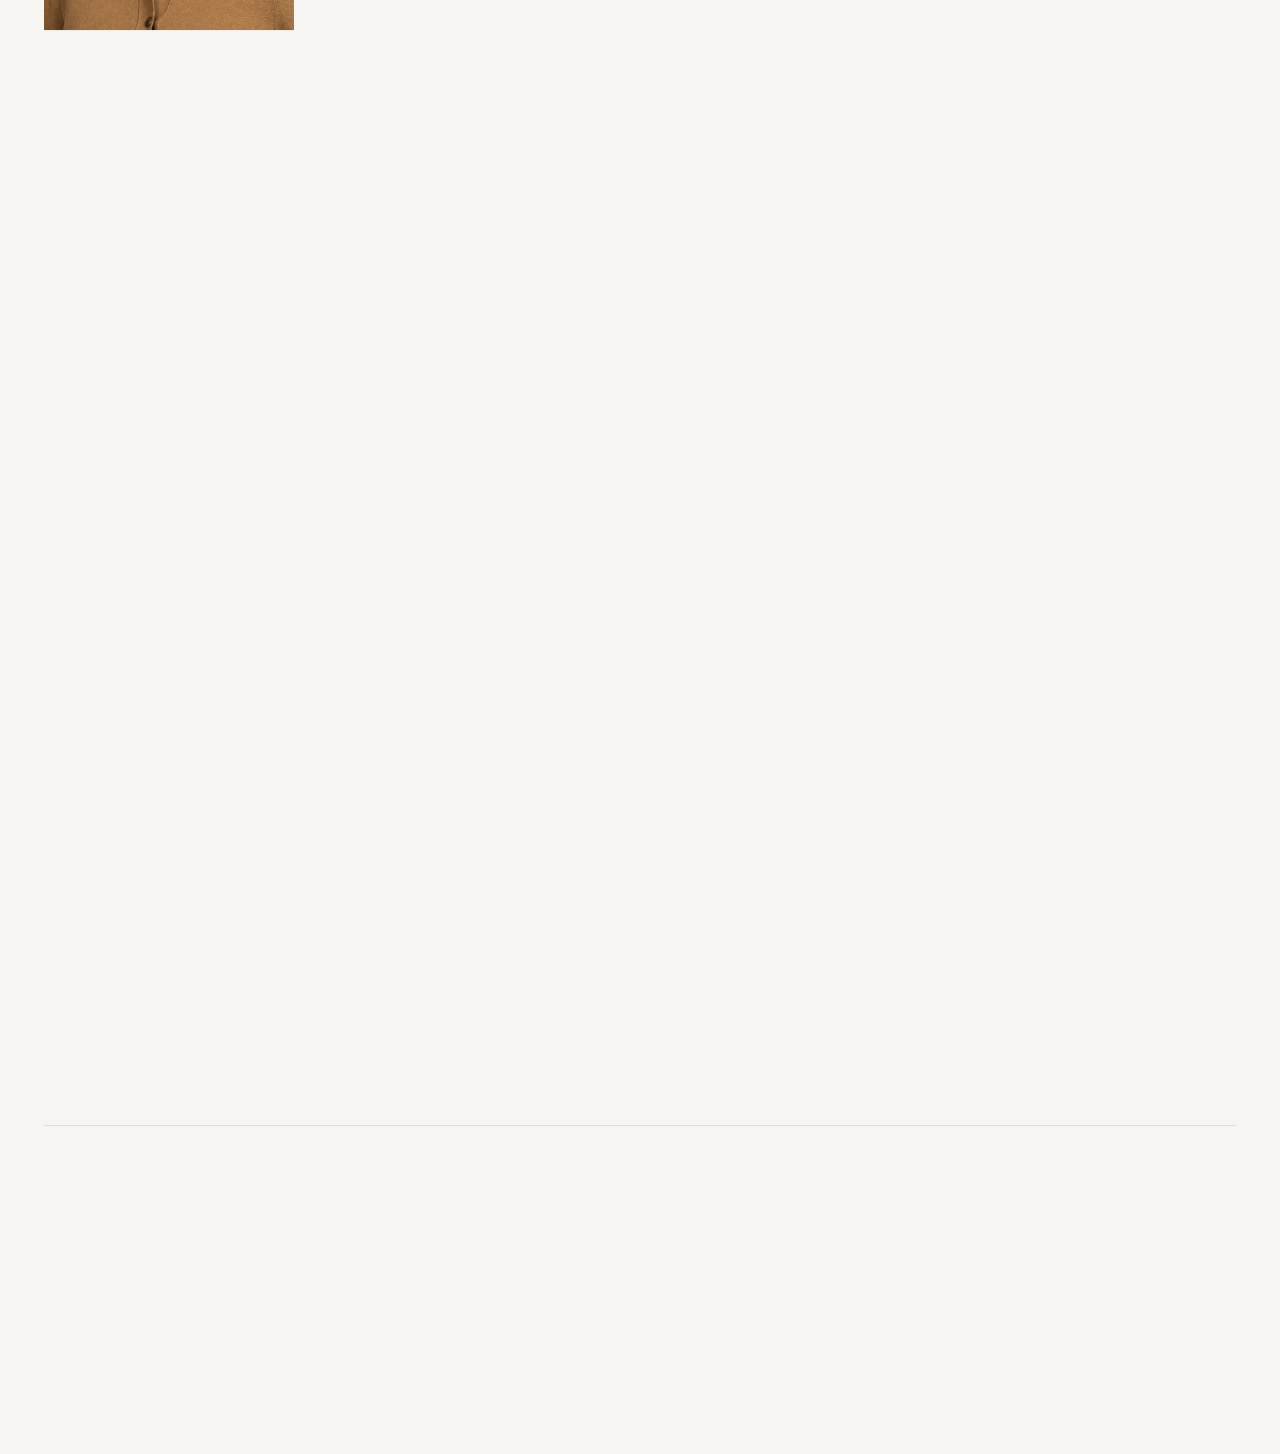
<file: website.html>
<!DOCTYPE html>
<html lang="en">
<head>
    <meta charset="UTF-8">
    <meta http-equiv="refresh" content="0; url=index.html">
    <meta name="viewport" content="width=device-width, initial-scale=1.0">
    <title>Ming Li Lab | UNSW Sydney</title>
</head>
<body>
    <p><a href="index.html">Open the Ming Li Lab website</a></p>
</body>
</html>
</file>
<file: styles.css>
body {
    font-family: "Times New Roman", Times, serif;
    background: #fff;
    color: #1a1a1a;
}

h1, h2, h3, h4, nav, .section-title, .sans {
    font-family: system-ui, -apple-system, BlinkMacSystemFont, "Segoe UI", sans-serif;
}

.section-title {
    display: block;
    margin-bottom: 1.5rem;
    padding-bottom: .3rem;
    border-bottom: 2px solid #b91c1c;
    color: #b91c1c;
    font-size: 1rem;
    font-weight: 900;
    letter-spacing: .08em;
    text-transform: uppercase;
}

.double-divider {
    height: 1px;
    margin: 2rem 0;
    background: linear-gradient(90deg, rgba(185,28,28,.72), rgba(255,196,37,.75), rgba(26,26,26,.12));
}

.justify-news { text-align: justify; text-justify: inter-word; }

.paper-image {
    width: 100%;
    height: 100%;
    object-fit: contain;
    background: #fff;
}

.news-card {
    display: grid;
    grid-template-columns: minmax(210px, 32%) 1fr;
    gap: 2rem;
    padding: 1.5rem 0;
    border-top: 1px solid #e5e7eb;
}

@media (max-width: 767px) {
    .news-card { grid-template-columns: 1fr; gap: 1rem; }
}

/* Modern narrative homepage */
:root {
    --ink: #111827;
    --navy: #08141f;
    --navy-soft: #102332;
    --paper: #f6f5f1;
    --yellow: #ffd400;
    --red: #9f272a;
    --muted: #667085;
    --line: #dcdedb;
    --font-sans: Inter, ui-sans-serif, system-ui, -apple-system, BlinkMacSystemFont, "Segoe UI", sans-serif;
}

html { scroll-behavior: smooth; background: #fff; }

/* Reliable cross-page transitions, including browsers without View Transitions. */
html.js-enabled body {
    opacity: 0;
    transform: translateY(10px);
    transition: opacity .46s ease, transform .46s cubic-bezier(.22,.75,.25,1);
}

html.js-enabled body.page-ready {
    opacity: 1;
    transform: none;
}

html.js-enabled body.page-leaving {
    opacity: 0;
    pointer-events: none;
    transform: translateY(-8px);
    transition-duration: .3s;
}

.home-page {
    margin: 0;
    background: #fff;
    color: var(--ink);
    font-family: var(--font-sans);
}

/* Clear, consistent typography across the complete site. */
.home-page * {
    box-sizing: border-box;
    font-family: var(--font-sans) !important;
}

body.home-page h1,
body.home-page h2,
body.home-page h3 {
    letter-spacing: -.025em;
}
.site-container { width: min(1320px, calc(100% - 96px)); margin: 0 auto; }

.site-header {
    position: sticky;
    top: 0;
    z-index: 100;
    background: rgba(255,255,255,.94);
    border-bottom: 1px solid rgba(17,24,39,.1);
    backdrop-filter: blur(16px);
}

.nav-shell { min-height: 82px; display: flex; align-items: center; justify-content: space-between; gap: 32px; }
.brand { display: inline-flex; align-items: center; gap: 13px; color: var(--ink); text-decoration: none; }
.brand-mark { display: grid; place-items: center; width: 43px; height: 43px; background: var(--yellow); font-size: 14px; font-weight: 900; letter-spacing: -.03em; }
.brand strong { display: block; font-size: 14px; line-height: 1.1; letter-spacing: -.01em; }
.brand small { display: block; margin-top: 5px; color: var(--muted); font-size: 9px; font-weight: 700; letter-spacing: .14em; text-transform: uppercase; }
.main-nav { display: flex; align-items: center; gap: 27px; font-family: inherit; }
.main-nav a { position: relative; padding: 30px 0 27px; color: #344054; text-decoration: none; font-size: 11px; font-weight: 800; letter-spacing: .11em; text-transform: uppercase; }
.main-nav a::after { content: ""; position: absolute; right: 0; bottom: 22px; left: 0; height: 2px; background: var(--red); transform: scaleX(0); transform-origin: right; transition: transform .3s ease; }
.main-nav a:hover::after, .main-nav a.active::after { transform: scaleX(1); transform-origin: left; }
.main-nav a.active { color: var(--red); }

.mission-hero { position: relative; min-height: calc(100vh - 82px); overflow: hidden; background: var(--navy); color: #fff; }
.hero-grid { position: relative; z-index: 2; min-height: calc(100vh - 82px); display: grid; grid-template-columns: 1.08fr .92fr; gap: clamp(42px, 7vw, 112px); align-items: center; padding-top: 70px; padding-bottom: 100px; }
.hero-copy { max-width: 770px; }
.eyebrow { margin: 0 0 18px; color: var(--red); font-size: 11px; font-weight: 900; letter-spacing: .18em; text-transform: uppercase; }
.eyebrow.light { color: var(--yellow); }
.hero-copy h1 { margin: 0; color: #fff; font-family: Georgia, "Times New Roman", serif; font-size: clamp(48px, 5.2vw, 82px); font-weight: 400; letter-spacing: -.045em; line-height: .98; }
.hero-copy h1 em { color: var(--yellow); font-style: normal; }
.hero-intro { max-width: 690px; margin: 30px 0 0; color: #c7d0d8; font-size: clamp(16px, 1.4vw, 20px); line-height: 1.7; }
.hero-actions { display: flex; align-items: center; gap: 30px; margin-top: 38px; }
.button { display: inline-flex; align-items: center; justify-content: center; min-height: 50px; padding: 0 24px; border: 1px solid transparent; color: var(--ink); text-decoration: none; font-size: 11px; font-weight: 900; letter-spacing: .1em; text-transform: uppercase; transition: transform .25s ease, background .25s ease, color .25s ease; }
.button:hover { transform: translateY(-2px); }
.button-yellow { background: var(--yellow); }
.button-yellow:hover { background: #ffe34c; }
.button-outline { border-color: var(--ink); background: transparent; }
.button-outline:hover { background: var(--ink); color: #fff; }
.text-link, .arrow-link { color: var(--ink); text-decoration: none; font-size: 12px; font-weight: 800; }
.text-link span, .arrow-link span { display: inline-block; margin-left: 5px; transition: transform .25s ease; }
.text-link:hover span, .arrow-link:hover span { transform: translate(3px,-3px); }
.light-link { color: #fff; }
.hero-pillars { display: flex; flex-wrap: wrap; gap: 9px; margin-top: 44px; }
.hero-pillars span { padding: 8px 12px; border: 1px solid rgba(255,255,255,.18); border-radius: 999px; color: #ccd5dc; font-size: 10px; font-weight: 700; letter-spacing: .04em; }
.hero-visual { position: relative; min-height: 600px; }
.hero-figure { position: absolute; margin: 0; overflow: hidden; background: #fff; box-shadow: 0 24px 70px rgba(0,0,0,.35); }
.hero-figure img { width: 100%; height: 100%; object-fit: contain; }
.hero-figure-main { top: 4%; right: 0; width: 74%; height: 68%; transform: rotate(2deg); }
.hero-figure-small { bottom: 5%; left: 0; width: 50%; height: 42%; transform: rotate(-4deg); border: 8px solid #fff; }
.hero-note { position: absolute; right: 3%; bottom: 5%; width: 42%; padding: 22px; background: var(--yellow); color: var(--ink); font-family: Georgia, serif; font-size: 17px; line-height: 1.35; transform: rotate(1deg); }
.hero-note span { display: block; margin-bottom: 8px; font-family: Inter, ui-sans-serif, sans-serif; font-size: 9px; font-weight: 900; letter-spacing: .14em; text-transform: uppercase; }
.hero-glow { position: absolute; border-radius: 50%; filter: blur(1px); pointer-events: none; }
.hero-glow-one { width: 520px; height: 520px; right: -160px; top: -160px; background: radial-gradient(circle, rgba(159,39,42,.28), transparent 68%); }
.hero-glow-two { width: 600px; height: 600px; left: 25%; bottom: -430px; background: radial-gradient(circle, rgba(255,212,0,.12), transparent 65%); }
.scroll-cue { position: absolute; z-index: 3; right: 32px; bottom: 27px; display: flex; align-items: center; gap: 12px; color: #bdc7cf; text-decoration: none; font-size: 9px; font-weight: 800; letter-spacing: .14em; text-transform: uppercase; transform: rotate(90deg); transform-origin: right center; }
.scroll-cue i { width: 42px; height: 1px; background: var(--yellow); }

.section-block { padding: clamp(85px, 9vw, 145px) 0; }
.section-heading-row { display: flex; align-items: flex-end; justify-content: space-between; gap: 34px; margin-bottom: 54px; }
.section-heading-row h2, .pi-copy h1, .pi-copy h2, .join-grid h2 { margin: 0; font-family: Georgia, "Times New Roman", serif; font-size: clamp(42px, 4.5vw, 68px); font-weight: 400; letter-spacing: -.04em; line-height: 1; }
.section-heading-copy { max-width: 470px; margin: 0; color: #b9c4cc; font-size: 14px; line-height: 1.7; }

.latest-section { background: var(--paper); }
.modern-news-grid { display: grid; grid-template-columns: repeat(3, 1fr); gap: 24px; }
.modern-news-card { overflow: hidden; background: #fff; border: 1px solid #e0e1dd; transition: transform .3s ease, box-shadow .3s ease; }
.modern-news-card:hover { transform: translateY(-7px); box-shadow: 0 22px 45px rgba(17,24,39,.11); }
.news-image { display: block; height: 240px; padding: 18px; overflow: hidden; background: #fafafa; }
.news-image img { width: 100%; height: 100%; object-fit: contain; transition: transform .55s ease; }
.modern-news-card:hover .news-image img { transform: scale(1.035); }
.news-content { padding: 28px; }
.card-meta { margin: 0 0 13px; color: var(--red); font-size: 9px; font-weight: 900; letter-spacing: .13em; text-transform: uppercase; }
.news-content h3 { margin: 0; font-size: 20px; line-height: 1.25; letter-spacing: -.025em; }
.news-content > p:not(.card-meta) { margin: 16px 0 22px; color: var(--muted); font-family: Georgia, serif; font-size: 14px; line-height: 1.65; }

.pi-section { background: #fff; }
.pi-modern-grid { display: grid; grid-template-columns: minmax(300px, .75fr) 1.25fr; gap: clamp(50px, 8vw, 130px); align-items: center; }
.pi-photo-wrap { position: relative; max-width: 500px; padding: 22px 22px 0; background: var(--yellow); }
.pi-photo-wrap img { display: block; width: 100%; max-height: 620px; object-fit: cover; object-position: top; }
.image-label { position: absolute; z-index: 2; left: -24px; bottom: 40px; padding: 10px 14px; background: var(--navy); color: #fff; font-size: 9px; font-weight: 900; letter-spacing: .15em; text-transform: uppercase; transform: rotate(-90deg); transform-origin: left bottom; }
.pi-copy { max-width: 700px; }
.pi-copy .pi-lead { margin: 30px 0 18px; color: #263746; font-family: Georgia, serif; font-size: clamp(19px, 2vw, 25px); line-height: 1.55; }
.pi-copy > p:not(.eyebrow):not(.pi-lead) { color: var(--muted); font-size: 14px; line-height: 1.8; }
.profile-links { display: flex; flex-wrap: wrap; gap: 22px; margin-top: 30px; }
.profile-links a { color: var(--red); font-size: 11px; font-weight: 900; letter-spacing: .08em; text-decoration: none; text-transform: uppercase; }

.research-home { background: var(--navy); color: #fff; }
.research-home .section-heading-row h1, .research-home .section-heading-row h2 { margin: 0; color: #fff; font-family: Georgia, "Times New Roman", serif; font-size: clamp(42px, 4.5vw, 68px); font-weight: 400; letter-spacing: -.04em; line-height: 1; }
.research-hover-grid { display: grid; grid-template-columns: repeat(3, 1fr); gap: 16px; }
.research-hover-card { position: relative; height: 560px; overflow: hidden; background: #fff; color: #fff; text-decoration: none; }
.research-hover-card img { width: 100%; height: 100%; object-fit: cover; transition: transform .65s cubic-bezier(.2,.7,.2,1), filter .45s ease; }
.research-card-shade { position: absolute; inset: 0; background: linear-gradient(180deg, rgba(8,20,31,.05) 20%, rgba(8,20,31,.92) 100%); transition: background .4s ease; }
.research-number { position: absolute; top: 25px; right: 25px; display: grid; place-items: center; width: 40px; height: 40px; border: 1px solid rgba(255,255,255,.55); border-radius: 50%; font-size: 10px; font-weight: 800; }
.research-card-copy { position: absolute; right: 34px; bottom: 32px; left: 34px; transform: translateY(82px); transition: transform .45s cubic-bezier(.2,.7,.2,1); }
.research-card-copy h2, .research-card-copy h3 { margin: 0 0 16px; font-family: Georgia, serif; font-size: clamp(30px, 3vw, 43px); font-weight: 400; letter-spacing: -.035em; line-height: 1; }
.research-card-copy p { min-height: 61px; margin: 0 0 22px; opacity: 0; font-size: 13px; line-height: 1.6; transition: opacity .35s ease; }
.research-card-copy span { color: var(--yellow); opacity: 0; font-size: 10px; font-weight: 900; letter-spacing: .09em; text-transform: uppercase; transition: opacity .35s ease; }
.research-hover-card:hover img { transform: scale(1.07); filter: saturate(1.15); }
.research-hover-card:hover .research-card-shade { background: linear-gradient(180deg, rgba(8,20,31,.18), rgba(8,20,31,.97)); }
.research-hover-card:hover .research-card-copy { transform: translateY(0); }
.research-hover-card:hover .research-card-copy p, .research-hover-card:hover .research-card-copy span { opacity: 1; }

.publications-home { background: #fff; }
.featured-pub-list { border-top: 1px solid var(--line); }
.featured-pub { display: grid; grid-template-columns: 90px 1fr 45px; gap: 34px; align-items: center; min-height: 150px; padding: 28px 8px; border-bottom: 1px solid var(--line); color: var(--ink); text-decoration: none; transition: background .25s ease, padding .25s ease; }
.featured-pub:hover { padding-right: 22px; padding-left: 22px; background: var(--paper); }
.pub-year { color: var(--red); font-size: 11px; font-weight: 900; letter-spacing: .1em; }
.featured-pub p { margin: 0 0 8px; color: var(--muted); font-size: 9px; font-weight: 900; letter-spacing: .13em; text-transform: uppercase; }
.featured-pub h3 { margin: 0; font-family: Georgia, serif; font-size: clamp(20px, 2.2vw, 29px); font-weight: 400; line-height: 1.3; }
.pub-arrow { justify-self: end; font-size: 21px; transition: transform .25s ease; }
.featured-pub:hover .pub-arrow { transform: translate(4px,-4px); }

.people-home { background: var(--paper); }
.student-grid { display: grid; grid-template-columns: repeat(4, 1fr); gap: 22px; }
.student-card { margin: 0; }
.student-photo-placeholder { position: relative; aspect-ratio: 4 / 4.7; display: grid; place-items: center; overflow: hidden; background: linear-gradient(145deg, #d9dde0, #eef0ef); }
.student-photo-placeholder::before { content: ""; position: absolute; width: 62%; aspect-ratio: 1; border-radius: 50%; background: rgba(255,255,255,.55); }
.student-photo-placeholder strong { position: relative; z-index: 1; color: #73808a; font-family: Georgia, serif; font-size: clamp(44px, 5vw, 70px); font-weight: 400; }
.student-photo-placeholder span { position: absolute; z-index: 2; right: 14px; bottom: 14px; padding: 7px 9px; background: var(--navy); color: #fff; font-size: 8px; font-weight: 900; letter-spacing: .1em; text-transform: uppercase; }
.student-card h3 { margin: 18px 0 5px; font-size: 17px; letter-spacing: -.015em; }
.student-card p { margin: 0; color: var(--muted); font-family: Georgia, serif; font-size: 13px; }

.join-banner { padding: clamp(85px, 9vw, 140px) 0; background: var(--red); color: #fff; }
.join-grid { display: grid; grid-template-columns: 1fr .8fr; gap: 100px; align-items: center; }
.join-grid h2 { color: #fff; font-size: clamp(50px, 6vw, 88px); }
.join-grid > div:last-child p { margin: 0 0 30px; font-family: Georgia, serif; font-size: 19px; line-height: 1.65; }
.modern-footer { padding: 32px 0; background: #050d14; color: #fff; }
.footer-grid { display: grid; grid-template-columns: 1.4fr 1fr .5fr; gap: 60px; }
.footer-grid strong { font-size: 15px; }
.footer-grid p { margin: 12px 0 0; color: #9aa7b1; font-family: Georgia, serif; font-size: 12px; line-height: 1.7; }
.footer-grid a { color: #fff; text-decoration: none; font-size: 12px; }
.footer-links { display: flex; flex-direction: column; gap: 12px; }
.scroll-target { scroll-margin-top: 110px; }

.js-enabled .reveal { opacity: 0; transform: translateY(36px); transition: opacity .75s ease, transform .75s ease; }
.js-enabled .reveal.is-visible { opacity: 1; transform: translateY(0); }

/* Layered homepage reveals: headings lead, then content follows in sequence. */
.js-enabled .home-page:not(.inner-page) .reveal {
    opacity: 1;
    transform: none;
    transition: none;
}

.js-enabled .home-page:not(.inner-page) .reveal .section-heading-row,
.js-enabled .home-page:not(.inner-page) .reveal .pi-photo-wrap,
.js-enabled .home-page:not(.inner-page) .reveal .pi-copy,
.js-enabled .home-page:not(.inner-page) .reveal .news-text-item,
.js-enabled .home-page:not(.inner-page) .reveal .research-hover-card,
.js-enabled .home-page:not(.inner-page) .reveal .featured-pub-card,
.js-enabled .home-page:not(.inner-page) .reveal .student-card,
.js-enabled .home-page:not(.inner-page) .reveal .join-grid > * {
    opacity: 0;
    transform: translateY(34px);
    transition: opacity .85s ease, transform .85s cubic-bezier(.2,.7,.2,1);
}

.js-enabled .home-page:not(.inner-page) .reveal.is-visible .section-heading-row,
.js-enabled .home-page:not(.inner-page) .reveal.is-visible .pi-photo-wrap,
.js-enabled .home-page:not(.inner-page) .reveal.is-visible .pi-copy,
.js-enabled .home-page:not(.inner-page) .reveal.is-visible .news-text-item,
.js-enabled .home-page:not(.inner-page) .reveal.is-visible .research-hover-card,
.js-enabled .home-page:not(.inner-page) .reveal.is-visible .featured-pub-card,
.js-enabled .home-page:not(.inner-page) .reveal.is-visible .student-card,
.js-enabled .home-page:not(.inner-page) .reveal.is-visible .join-grid > * {
    opacity: 1;
    transform: translateY(0);
}

.js-enabled .home-page:not(.inner-page) .reveal.is-visible .pi-copy,
.js-enabled .home-page:not(.inner-page) .reveal.is-visible .section-heading-row + * { transition-delay: .12s; }
.js-enabled .home-page:not(.inner-page) .reveal.is-visible .news-text-item:nth-child(2),
.js-enabled .home-page:not(.inner-page) .reveal.is-visible .research-hover-card:nth-child(2),
.js-enabled .home-page:not(.inner-page) .reveal.is-visible .featured-pub-card:nth-child(2),
.js-enabled .home-page:not(.inner-page) .reveal.is-visible .student-card:nth-child(2) { transition-delay: .13s; }
.js-enabled .home-page:not(.inner-page) .reveal.is-visible .news-text-item:nth-child(3),
.js-enabled .home-page:not(.inner-page) .reveal.is-visible .research-hover-card:nth-child(3),
.js-enabled .home-page:not(.inner-page) .reveal.is-visible .featured-pub-card:nth-child(3),
.js-enabled .home-page:not(.inner-page) .reveal.is-visible .student-card:nth-child(3) { transition-delay: .25s; }
.js-enabled .home-page:not(.inner-page) .reveal.is-visible .student-card:nth-child(4),
.js-enabled .home-page:not(.inner-page) .reveal.is-visible .join-grid > *:nth-child(2) { transition-delay: .37s; }

@media (max-width: 1050px) {
    .site-container { width: min(100% - 48px, 1320px); }
    .hero-grid { grid-template-columns: 1fr; padding-top: 85px; }
    .hero-copy { max-width: 850px; }
    .hero-visual { min-height: 500px; width: min(700px, 100%); margin: 0 auto; }
    .modern-news-grid { grid-template-columns: repeat(2, 1fr); }
    .feature-news { grid-column: span 2; display: grid; grid-template-columns: 1.05fr .95fr; }
    .feature-news .news-image { height: 100%; min-height: 330px; }
    .research-hover-card { height: 480px; }
    .student-grid { grid-template-columns: repeat(2, 1fr); row-gap: 42px; }
}

@media (max-width: 760px) {
    .site-container { width: calc(100% - 36px); }
    .site-header { position: relative; }
    .nav-shell { min-height: auto; padding: 16px 0 11px; align-items: flex-start; flex-direction: column; gap: 10px; }
    .brand-mark { width: 38px; height: 38px; }
    .main-nav { width: 100%; gap: 20px; overflow-x: auto; }
    .main-nav a { padding: 10px 0 12px; font-size: 9px; }
    .main-nav a::after { bottom: 7px; }
    .mission-hero, .hero-grid { min-height: auto; }
    .hero-grid { padding-top: 68px; padding-bottom: 110px; gap: 52px; }
    .hero-copy h1 { font-size: clamp(43px, 13vw, 62px); }
    .hero-intro { font-size: 16px; }
    .hero-actions { align-items: flex-start; flex-direction: column; gap: 22px; }
    .hero-pillars { margin-top: 34px; }
    .hero-visual { min-height: 390px; }
    .hero-figure-main { width: 78%; height: 64%; }
    .hero-figure-small { width: 52%; height: 43%; }
    .hero-note { width: 51%; padding: 15px; font-size: 13px; }
    .scroll-cue { display: none; }
    .section-block { padding: 78px 0; }
    .section-heading-row { align-items: flex-start; flex-direction: column; margin-bottom: 38px; }
    .section-heading-row h1, .section-heading-row h2, .pi-copy h1, .pi-copy h2 { font-size: 44px; }
    .modern-news-grid, .feature-news { display: grid; grid-template-columns: 1fr; }
    .feature-news { grid-column: auto; }
    .feature-news .news-image, .news-image { height: 230px; min-height: 0; }
    .pi-modern-grid { grid-template-columns: 1fr; gap: 48px; }
    .pi-photo-wrap { max-width: 390px; margin: 0 auto; }
    .research-hover-grid { grid-template-columns: 1fr; }
    .research-hover-card { height: 430px; }
    .research-card-copy { transform: translateY(0); }
    .research-card-copy p, .research-card-copy span { opacity: 1; }
    .featured-pub { grid-template-columns: 55px 1fr 24px; gap: 12px; min-height: 135px; }
    .featured-pub h3 { font-size: 19px; }
    .student-grid { grid-template-columns: repeat(2, minmax(0,1fr)); gap: 16px; row-gap: 36px; }
    .student-card h3 { font-size: 14px; }
    .join-grid { grid-template-columns: 1fr; gap: 40px; }
    .join-grid h2 { font-size: 54px; }
    .footer-grid { grid-template-columns: 1fr; gap: 30px; }
}

@media (prefers-reduced-motion: reduce) {
    html { scroll-behavior: auto; }
    html.js-enabled body,
    html.js-enabled body.page-ready,
    html.js-enabled body.page-leaving { opacity: 1; transform: none; transition: none; }
    .js-enabled .reveal { opacity: 1; transform: none; transition: none; }
    .js-enabled .home-page:not(.inner-page) .reveal * { opacity: 1; transform: none; transition: none; }
    *, *::before, *::after { animation-duration: .01ms !important; transition-duration: .01ms !important; }
}

/* Homepage narrative order */
.home-page:not(.inner-page) main { display: flex; flex-direction: column; }
.home-page:not(.inner-page) .mission-hero { order: 1; }
.home-page:not(.inner-page) #research-areas { order: 2; }
.home-page:not(.inner-page) #latest-news { order: 3; }
.home-page:not(.inner-page) #featured-publications { order: 4; }
.home-page:not(.inner-page) #students { order: 5; }
.home-page:not(.inner-page) #join { order: 6; }

.research-standalone { padding-top: clamp(90px, 8vw, 125px); }
.people-entry { padding-top: clamp(90px, 8vw, 125px); }

/* Text-only news and image-led featured publications */
.news-text-list { border-top: 1px solid var(--line); }
.news-text-item { display: grid; grid-template-columns: 88px 1fr 42px; gap: 34px; align-items: center; padding: 35px 8px; border-bottom: 1px solid var(--line); transition: padding .25s ease, background .25s ease; }
.news-text-item:hover { padding-right: 22px; padding-left: 22px; background: #fff; }
.news-date { margin: 0; color: var(--muted); font-size: 10px; font-weight: 800; letter-spacing: .1em; line-height: 1.45; text-transform: uppercase; }
.news-date strong { color: var(--red); font-size: 12px; }
.news-text-item h3 { margin: 0; font-family: Georgia, serif; font-size: clamp(21px,2.2vw,30px); font-weight: 400; letter-spacing: -.025em; line-height: 1.25; }
.news-text-item div > p:last-child { margin: 12px 0 0; color: var(--muted); font-family: Georgia, serif; font-size: 14px; line-height: 1.6; }
.news-text-item > a { justify-self: end; color: var(--ink); text-decoration: none; font-size: 23px; transition: transform .25s ease; }
.news-text-item:hover > a { transform: translate(4px,-4px); }
.featured-pub-grid { display: grid; grid-template-columns: repeat(3,1fr); gap: 22px; }
.featured-pub-card { display: block; color: var(--ink); text-decoration: none; }
.featured-pub-image { height: 285px; padding: 20px; overflow: hidden; background: var(--paper); border: 1px solid #e3e3df; }
.featured-pub-image img { width: 100%; height: 100%; object-fit: contain; transition: transform .45s ease; }
.featured-pub-card:hover img { transform: scale(1.04); }
.featured-pub-card > p { margin: 20px 0 10px; color: var(--red); font-size: 9px; font-weight: 900; letter-spacing: .13em; text-transform: uppercase; }
.featured-pub-card h3 { margin: 0 0 17px; font-family: Georgia,serif; font-size: 23px; font-weight: 400; line-height: 1.3; }
.featured-pub-card > span { color: var(--ink); font-size: 10px; font-weight: 900; letter-spacing: .08em; text-transform: uppercase; }

/* Shared inner pages */
.inner-page { background: #fff; }
.inner-hero { position: relative; overflow: hidden; padding: clamp(90px,10vw,155px) 0; background: var(--navy); color: #fff; }
.inner-hero::after { content:""; position:absolute; width:600px; height:600px; right:-220px; top:-290px; border-radius:50%; background:radial-gradient(circle,rgba(159,39,42,.32),transparent 68%); }
.inner-hero-grid { position:relative; z-index:1; display:grid; grid-template-columns:1.08fr .92fr; gap:clamp(55px,8vw,120px); align-items:center; }
.inner-hero h1 { margin:0; color:#fff; font-family:Georgia,serif; font-size:clamp(58px,7vw,105px); font-weight:400; letter-spacing:-.055em; line-height:.94; }
.inner-hero h1 em { color:var(--yellow); font-style:normal; }
.inner-hero-grid > div:first-child > p:not(.eyebrow) { max-width:700px; margin:30px 0 0; color:#c8d1d8; font-family:Georgia,serif; font-size:19px; line-height:1.7; }
.inner-hero-grid .button { margin-top:32px; }
.inner-hero-visual { position:relative; min-height:460px; padding:22px; background:#fff; transform:rotate(2deg); box-shadow:0 28px 70px rgba(0,0,0,.3); }
.inner-hero-visual img { width:100%; height:100%; max-height:420px; object-fit:contain; }
.inner-hero-visual span { position:absolute; right:18px; bottom:18px; padding:9px 11px; background:var(--yellow); color:var(--ink); font-size:9px; font-weight:900; letter-spacing:.1em; text-transform:uppercase; }
.inner-section-note { max-width:490px; margin:0; color:var(--muted); font-family:Georgia,serif; font-size:14px; line-height:1.7; }

.team-hero-placeholder { position:relative; min-height:470px; display:flex; flex-direction:column; justify-content:flex-end; padding:38px; overflow:hidden; background:linear-gradient(145deg,#e2e6e8,#99a7b1); color:var(--ink); }
.team-hero-placeholder::before { content:""; position:absolute; width:76%; aspect-ratio:1; top:-20%; right:-15%; border-radius:50%; background:rgba(255,255,255,.38); }
.team-hero-placeholder span { position:absolute; top:20px; right:20px; padding:8px 10px; background:var(--navy); color:#fff; font-size:8px; font-weight:900; letter-spacing:.1em; text-transform:uppercase; }
.team-hero-placeholder strong { position:relative; font-family:Georgia,serif; font-size:50px; font-weight:400; line-height:1; }
.team-hero-placeholder small { position:relative; max-width:280px; margin-top:14px; font-size:11px; line-height:1.55; }
.people-pi-grid { display:grid; grid-template-columns:minmax(300px,.75fr) 1.25fr; gap:clamp(55px,8vw,130px); align-items:center; }
.people-full-grid { grid-template-columns:repeat(4,1fr); }
.values-section { background:var(--navy); color:#fff; }
.values-section h2 { color:#fff; }
.values-section.section-block { padding: 44px 0; }
.values-section .section-heading-row { margin-bottom: 24px; }
.values-section .value-grid article { min-height: 200px; padding: 26px; }
.values-section .value-grid h3 { margin-top: 28px; font-size: 26px; }
.value-grid { display:grid; grid-template-columns:repeat(3,1fr); gap:1px; background:rgba(255,255,255,.15); }
.value-grid article { min-height:310px; padding:38px; background:var(--navy); }
.value-grid span,.theme-grid span,.pathway-grid span { color:var(--yellow); font-size:10px; font-weight:900; letter-spacing:.12em; }
.value-grid h3,.theme-grid h3,.pathway-grid h3 { margin:70px 0 17px; font-family:Georgia,serif; font-size:31px; font-weight:400; }
.value-grid p,.theme-grid p,.pathway-grid p { margin:0; color:#aebbc5; font-size:13px; line-height:1.7; }

.research-directory { background:var(--paper); }
.research-directory-list { border-top:1px solid var(--line); }
.research-directory-list > a { display:grid; grid-template-columns:55px 1fr 260px 40px; gap:30px; align-items:center; min-height:240px; padding:25px 8px; border-bottom:1px solid var(--line); color:var(--ink); text-decoration:none; transition:background .3s ease,padding .3s ease; }
.research-directory-list > a:hover { padding-right:20px; padding-left:20px; background:#fff; }
.research-directory-list > a > span { align-self:start; padding-top:18px; color:var(--red); font-size:11px; font-weight:900; }
.research-directory-list p { margin:0 0 10px; color:var(--red); font-size:9px; font-weight:900; letter-spacing:.12em; text-transform:uppercase; }
.research-directory-list h3 { margin:0 0 12px; font-family:Georgia,serif; font-size:clamp(35px,4vw,55px); font-weight:400; letter-spacing:-.035em; }
.research-directory-list small { color:var(--muted); font-family:Georgia,serif; font-size:14px; }
.research-directory-list figure { height:190px; margin:0; padding:10px; overflow:hidden; background:#fff; }
.research-directory-list figure img { width:100%; height:100%; object-fit:contain; transition:transform .4s ease; }
.research-directory-list a:hover img { transform:scale(1.04); }
.research-directory-list b { justify-self:end; font-size:22px; }
.research-method-strip { padding:80px 0; background:var(--red); color:#fff; }
.method-steps { display:flex; align-items:center; justify-content:space-between; gap:25px; }
.method-steps span { font-family:Georgia,serif; font-size:clamp(24px,3vw,42px); }
.method-steps i { color:var(--yellow); font-size:25px; font-style:normal; }

/* Research detail pages */
.detail-hero { padding:clamp(75px,8vw,125px) 0; background:var(--navy); color:#fff; }
.detail-hero-grid { display:grid; grid-template-columns:1fr .9fr; gap:clamp(55px,8vw,120px); align-items:center; }
.back-link { display:inline-block; margin-bottom:70px; color:#b9c5ce; text-decoration:none; font-size:10px; font-weight:900; letter-spacing:.1em; text-transform:uppercase; }
.detail-hero h1 { margin:0; color:#fff; font-family:Georgia,serif; font-size:clamp(65px,8vw,120px); font-weight:400; letter-spacing:-.06em; line-height:.9; }
.detail-hero div > p:not(.eyebrow) { max-width:650px; margin:30px 0 0; color:#c5d0d8; font-family:Georgia,serif; font-size:19px; line-height:1.7; }
.detail-hero figure { position:relative; min-height:530px; margin:0; padding:24px; background:#fff; transform:rotate(1.5deg); }
.detail-hero figure img { width:100%; height:100%; max-height:500px; object-fit:contain; }
.detail-hero figcaption { position:absolute; right:18px; bottom:18px; padding:8px 10px; background:var(--yellow); color:var(--ink); font-size:8px; font-weight:900; letter-spacing:.08em; text-transform:uppercase; }
.detail-intro-grid { display:grid; grid-template-columns:.9fr 1.1fr; gap:clamp(55px,9vw,140px); }
.detail-intro-grid h2 { margin:0; font-family:Georgia,serif; font-size:clamp(43px,5vw,70px); font-weight:400; letter-spacing:-.04em; line-height:1.05; }
.detail-intro-grid .detail-lead { margin:0 0 25px; color:#253746; font-family:Georgia,serif; font-size:24px; line-height:1.55; }
.detail-intro-grid div:last-child > p:last-child { color:var(--muted); font-size:14px; line-height:1.8; }
.detail-themes { background:var(--paper); }
.theme-grid { display:grid; grid-template-columns:repeat(3,1fr); gap:18px; }
.theme-grid article { min-height:310px; padding:36px; background:var(--navy); color:#fff; }
.selected-work-grid { display:grid; grid-template-columns:repeat(2,1fr); gap:24px; }
.selected-work-grid a { color:var(--ink); text-decoration:none; }
.selected-work-grid img { width:100%; height:360px; padding:22px; object-fit:contain; background:var(--paper); border:1px solid #e0e2df; }
.selected-work-grid p { margin:20px 0 10px; color:var(--red); font-size:9px; font-weight:900; letter-spacing:.12em; text-transform:uppercase; }
.selected-work-grid h3 { margin:0 0 17px; font-family:Georgia,serif; font-size:26px; font-weight:400; line-height:1.3; }
.selected-work-grid span { font-size:10px; font-weight:900; letter-spacing:.08em; text-transform:uppercase; }
.research-next { background:var(--red); color:#fff; }
.research-next .site-container { display:grid; grid-template-columns:1fr 1fr; }
.research-next a { min-height:180px; display:flex; flex-direction:column; justify-content:center; padding:30px 0; color:#fff; text-decoration:none; }
.research-next a:last-child { align-items:flex-end; border-left:1px solid rgba(255,255,255,.25); }
.research-next small { color:#ffdede; font-size:9px; font-weight:900; letter-spacing:.1em; text-transform:uppercase; }
.research-next strong { margin-top:12px; font-family:Georgia,serif; font-size:25px; font-weight:400; }

/* Publications */
.publication-count { display:flex; flex-direction:column; align-items:flex-start; padding:50px; border-left:1px solid rgba(255,255,255,.2); }
.publication-count strong { color:var(--yellow); font-family:Georgia,serif; font-size:130px; font-weight:400; line-height:.85; }
.publication-count span { margin-top:25px; color:#c4ced5; font-size:12px; font-weight:800; letter-spacing:.08em; line-height:1.6; text-transform:uppercase; }
.publication-count a { margin-top:30px; color:#fff; font-size:10px; font-weight:900; letter-spacing:.09em; text-decoration:none; text-transform:uppercase; }
.featured-publications-page { background:#fff; }
.featured-publications-page .featured-pub-card > p { font-size: 16px; line-height: 1.5; }
.all-publications-section .modern-publication-item p { font-size: 15px; line-height: 1.5; text-transform: none; letter-spacing: .02em; }
.modern-publication-list { border-top:1px solid var(--line); }
.publication-year-block { border-bottom:1px solid var(--line); }
.publication-year-heading { width:100%; display:grid; grid-template-columns:120px 1fr 35px; align-items:center; padding:29px 8px; border:0; background:transparent; color:var(--ink); cursor:pointer; text-align:left; }
.publication-year-heading span { font-family:Georgia,serif; font-size:36px; }
.publication-year-heading small { color:var(--muted); font-size:10px; font-weight:900; letter-spacing:.1em; text-transform:uppercase; }
.publication-year-heading b { justify-self:end; font-size:20px; font-weight:400; }
.publication-year-items { padding:0 0 25px 120px; }
.modern-publication-item { display:grid; grid-template-columns:1fr 30px; gap:20px; padding:22px 8px; border-top:1px solid #e9e9e6; color:var(--ink); text-decoration:none; }
.modern-publication-item p { margin:0 0 7px; color:var(--red); font-size:8px; font-weight:900; letter-spacing:.1em; text-transform:uppercase; }
.modern-publication-item h3 { margin:0; font-family:Georgia,serif; font-size:19px; font-weight:400; line-height:1.35; }
.modern-publication-item > span { justify-self:end; transition:transform .2s ease; }
.modern-publication-item:hover > span { transform:translate(3px,-3px); }

/* Join page */
.join-essential { padding: 48px 0 56px; }
.join-essential h1 { margin: 0 0 20px; font-size: clamp(36px, 4vw, 52px); font-weight: 500; letter-spacing: -.04em; line-height: 1.1; }
.join-essential-intro { max-width: 960px; margin: 0 0 32px; color: var(--muted); font-size: 18px; line-height: 1.65; }
.join-essential-grid { display: grid; grid-template-columns: .85fr 1.15fr; gap: 48px; border-top: 1px solid var(--line); padding-top: 28px; }
.join-essential-grid h2 { margin: 0 0 18px; font-size: 25px; font-weight: 500; letter-spacing: -.02em; }
.join-essential-grid p, .join-essential-grid li { color: var(--muted); font-size: 16px; line-height: 1.65; }
.join-essential-grid p { margin: 0 0 16px; }
.join-essential-grid ul { margin: 0 0 24px; padding-left: 20px; }
.join-essential-grid li + li { margin-top: 8px; }
.join-essential-email { display: block; width: fit-content; margin-top: 12px; color: var(--red); font-size: 15px; text-decoration: none; }
.join-essential-email:hover { text-decoration: underline; }
@media (max-width: 760px) {
    .join-essential { padding: 32px 0 40px; }
    .join-essential-intro { font-size: 16px; margin-bottom: 24px; }
    .join-essential-grid { grid-template-columns: 1fr; gap: 24px; padding-top: 24px; }
    .join-essential-grid h2 { font-size: 22px; margin-bottom: 14px; }
}
.join-photo-placeholder { background:linear-gradient(145deg,#ffe98b,var(--yellow)); }
.join-pathways { background:var(--paper); }
.pathway-grid { display:grid; grid-template-columns:repeat(2,1fr); gap:18px; }
.pathway-grid article { min-height:270px; padding:36px; background:#fff; border:1px solid #e1e2df; }
.pathway-grid h3 { margin-top:55px; color:var(--ink); }
.pathway-grid p { color:var(--muted); }
.application-grid { display:grid; grid-template-columns:.85fr 1.15fr; gap:clamp(60px,9vw,145px); }
.application-grid h2,.contact-panel h2 { margin:0; font-family:Georgia,serif; font-size:clamp(45px,5vw,72px); font-weight:400; letter-spacing:-.04em; line-height:1.05; }
.application-grid > div > p:last-child { color:var(--muted); font-family:Georgia,serif; font-size:17px; line-height:1.7; }
.application-grid ol { margin:0; padding:0; list-style:none; border-top:1px solid var(--line); }
.application-grid li { display:grid; grid-template-columns:50px 1fr; gap:25px; padding:27px 0; border-bottom:1px solid var(--line); }
.application-grid li > span { color:var(--red); font-size:10px; font-weight:900; }
.application-grid li h3 { margin:0 0 8px; font-family:Georgia,serif; font-size:23px; font-weight:400; }
.application-grid li p { margin:0; color:var(--muted); font-size:13px; line-height:1.6; }
.contact-panel { padding:95px 0; background:var(--red); color:#fff; }
.contact-panel-grid { display:grid; grid-template-columns:1fr .8fr; gap:90px; align-items:center; }
.contact-panel h2 { color:#fff; }
.contact-panel-grid > div:last-child a { color:var(--yellow); font-family:Georgia,serif; font-size:28px; text-decoration:none; }
.contact-panel-grid > div:last-child p { color:#ffd9d9; font-size:13px; line-height:1.7; }

@media(max-width:1050px){
    .featured-pub-grid{grid-template-columns:repeat(2,1fr)}
    .featured-pub-grid .featured-pub-card:last-child{grid-column:span 2;max-width:50%}
    .inner-hero-grid,.detail-hero-grid{grid-template-columns:1fr}.inner-hero-visual,.team-hero-placeholder{width:min(700px,100%)}
    .people-full-grid{grid-template-columns:repeat(2,1fr)}
    .research-directory-list>a{grid-template-columns:50px 1fr 200px 25px}
}
@media(max-width:760px){
    .news-text-item{grid-template-columns:52px 1fr 22px;gap:12px;padding:27px 3px}.news-text-item h3{font-size:19px}.news-text-item div>p:last-child{font-size:12px}
    .featured-pub-grid{grid-template-columns:1fr}.featured-pub-grid .featured-pub-card:last-child{grid-column:auto;max-width:none}.featured-pub-image{height:240px}
    .inner-hero{padding:75px 0}.inner-hero h1{font-size:56px}.inner-hero-grid{gap:55px}.team-hero-placeholder{min-height:380px}.inner-hero-visual{min-height:360px}
    .people-pi-grid,.detail-intro-grid,.application-grid,.contact-panel-grid{grid-template-columns:1fr;gap:48px}
    .people-full-grid{grid-template-columns:repeat(2,minmax(0,1fr))}.value-grid,.theme-grid{grid-template-columns:1fr}.value-grid article,.theme-grid article{min-height:240px}.value-grid h3,.theme-grid h3{margin-top:45px}
    .research-directory-list>a{grid-template-columns:35px 1fr 22px;gap:12px;padding:26px 3px}.research-directory-list figure{display:none}.research-directory-list h3{font-size:36px}.research-directory-list small{font-size:12px}
    .method-steps{align-items:flex-start;flex-direction:column}.method-steps i{transform:rotate(90deg)}
    .detail-hero-grid{grid-template-columns:1fr;gap:50px}.back-link{margin-bottom:50px}.detail-hero h1{font-size:58px}.detail-hero figure{min-height:360px}.detail-hero figure img{max-height:340px}.detail-intro-grid .detail-lead{font-size:20px}
    .selected-work-grid{grid-template-columns:1fr}.selected-work-grid img{height:280px}.research-next strong{font-size:17px}.research-next a:last-child{text-align:right}
    .publication-count{padding:35px 0;border:0}.publication-count strong{font-size:100px}.publication-year-heading{grid-template-columns:85px 1fr 25px}.publication-year-heading span{font-size:30px}.publication-year-items{padding-left:0}.modern-publication-item h3{font-size:17px}
    .pathway-grid{grid-template-columns:1fr}.pathway-grid article{min-height:230px}.contact-panel-grid>div:last-child a{font-size:21px}
}

/* Compact emphasis bands */
.mission-hero,
.hero-grid {
    min-height: clamp(500px, 62vh, 640px);
}
.hero-grid { padding-top: 44px; padding-bottom: 58px; }
.hero-copy h1 { font-size: clamp(40px, 4vw, 60px); line-height: 1.02; }
.hero-intro { margin-top: 20px; font-size: 16px; line-height: 1.55; }
.hero-actions { margin-top: 25px; }
.hero-pillars { margin-top: 26px; }
.hero-visual { min-height: 420px; }

.inner-hero { padding: clamp(44px, 5vw, 68px) 0; }
.inner-hero-grid { gap: clamp(38px, 5vw, 72px); }
.inner-hero h1 { font-size: clamp(46px, 5vw, 72px); line-height: .98; }
.inner-hero-grid > div:first-child > p:not(.eyebrow) { margin-top: 20px; font-size: 16px; line-height: 1.55; }
.inner-hero-grid .button { margin-top: 22px; }
.inner-hero-visual { min-height: 280px; padding: 16px; }
.inner-hero-visual img { max-height: 250px; }
.team-hero-placeholder { min-height: 280px; }
.team-hero-placeholder strong { font-size: 38px; }
.publication-count { padding: 26px 34px; }
.publication-count strong { font-size: 86px; }
.publication-count span { margin-top: 14px; }
.publication-count a { margin-top: 18px; }

.detail-hero { padding: clamp(38px, 4.5vw, 58px) 0; }
.detail-hero-grid { gap: clamp(38px, 5vw, 72px); }
.back-link { margin-bottom: 30px; }
.detail-hero h1 { font-size: clamp(48px, 5.8vw, 78px); line-height: .95; }
.detail-hero div > p:not(.eyebrow) { margin-top: 20px; font-size: 16px; line-height: 1.55; }
.detail-hero figure { min-height: 310px; padding: 16px; }
.detail-hero figure img { max-height: 280px; }

.join-banner { padding: 16px 0; }
.join-grid { grid-template-columns: minmax(0, 1fr) auto; gap: 32px; }
.join-banner .eyebrow,.contact-panel .eyebrow { margin-bottom: 8px; }
.join-grid h2 { font-size: clamp(28px, 2.5vw, 36px); line-height: 1.2; text-wrap: balance; }
.join-grid > div:last-child p { margin-bottom: 10px; font-size: 14px; line-height: 1.4; }
.join-banner .button { min-height: 38px; padding-right:18px; padding-left:18px; }
.contact-panel { padding: 20px 0; }
.contact-panel-grid { gap: 55px; }
.contact-panel h2 { font-size: clamp(32px, 3.4vw, 42px); }
.research-next a { min-height: 100px; padding: 18px 0; }
.research-next strong { margin-top: 7px; font-size: 19px; }

@media(max-width:1050px){
    .hero-grid { padding-top: 50px; }
    .inner-hero-visual,.team-hero-placeholder { width:min(520px,100%); }
}

@media(max-width:760px){
    .mission-hero,.hero-grid { min-height:auto; }
    .hero-grid { padding-top:32px; padding-bottom:36px; gap:24px; }
    .hero-copy h1 { font-size:clamp(34px,10vw,42px); }
    .hero-intro { font-size:14px; }
    .hero-actions { flex-direction:row; align-items:center; gap:16px; margin-top:18px; }
    .hero-actions .button { min-height:42px; padding:0 14px; font-size:9px; }
    .hero-pillars { display:none; }
    .hero-visual { min-height:230px; }
    .inner-hero { padding:30px 0; }
    .inner-hero h1 { font-size:36px; }
    .inner-hero-grid { gap:20px; }
    .inner-hero-grid > div:first-child > p:not(.eyebrow) { font-size:14px; }
    .inner-hero-visual,.team-hero-placeholder { min-height:190px; }
    .team-hero-placeholder strong { font-size:30px; }
    .detail-hero { padding:30px 0; }
    .detail-hero-grid { gap:24px; }
    .back-link { margin-bottom:22px; }
    .detail-hero h1 { font-size:38px; }
    .detail-hero div > p:not(.eyebrow) { font-size:14px; }
    .detail-hero figure { min-height:220px; }
    .detail-hero figure img { max-height:190px; }
    .join-banner { padding:12px 0; }
    .join-grid { grid-template-columns: 1fr; gap:14px; }
    .join-grid h2 { font-size:30px; }
    .join-grid > div:last-child p { font-size:13px; }
    .contact-panel { padding:14px 0; }
    .contact-panel-grid { gap:14px; }
    .contact-panel h2 { font-size:30px; }
}

/* Homepage colour rhythm: dark mission, light research, soft-grey news. */
.home-page:not(.inner-page) #research-areas {
    background: #fff;
    color: var(--ink);
}

.home-page:not(.inner-page) #research-areas .section-heading-row h2 {
    color: var(--ink);
}

.home-page:not(.inner-page) #research-areas .eyebrow.light {
    color: var(--red);
}

.home-page:not(.inner-page) #research-areas .section-heading-copy {
    color: var(--muted);
}

.home-page:not(.inner-page) #research-areas .research-hover-card {
    box-shadow: 0 14px 34px rgba(17,24,39,.08);
}

/* Shorter research-detail pages with a complete first-screen introduction. */
.research-detail-page .detail-hero {
    padding: 24px 0;
}

.research-detail-page .detail-hero-grid {
    gap: clamp(28px, 4vw, 52px);
}

.research-detail-page .back-link {
    margin-bottom: 16px;
}

.research-detail-page .detail-hero h1 {
    font-size: clamp(42px, 4.8vw, 62px);
}

.research-detail-page .detail-hero div > p:not(.eyebrow) {
    max-width: 580px;
    margin-top: 14px;
    font-size: 14px;
    line-height: 1.45;
}

.research-detail-page .detail-hero figure {
    min-height: 220px;
    padding: 12px;
}

.research-detail-page .detail-hero figure img {
    max-height: 195px;
}

.research-detail-page .section-block {
    padding: 68px 0;
}

.research-detail-page .detail-intro-grid {
    gap: clamp(40px, 6vw, 82px);
}

.research-detail-page .detail-intro-grid h2 {
    font-size: clamp(36px, 4vw, 52px);
}

.research-detail-page .detail-intro-grid .detail-lead {
    font-size: 19px;
    line-height: 1.45;
}

.research-detail-page .theme-grid article {
    min-height: 225px;
    padding: 28px;
}

.research-detail-page .theme-grid h3 {
    margin-top: 34px;
    font-size: 25px;
}

.research-detail-page .selected-work-grid img {
    height: 245px;
    padding: 16px;
}

.research-detail-page .selected-work-grid h3 {
    font-size: 21px;
}

@media (max-width:760px) {
    .research-detail-page .detail-hero { padding:20px 0; }
    .research-detail-page .detail-hero-grid { gap:16px; }
    .research-detail-page .back-link { margin-bottom:14px; }
    .research-detail-page .detail-hero h1 { font-size:34px; }
    .research-detail-page .detail-hero div > p:not(.eyebrow) { margin-top:10px; font-size:13px; }
    .research-detail-page .detail-hero figure { min-height:150px; padding:10px; }
    .research-detail-page .detail-hero figure img { max-height:130px; }
    .research-detail-page .detail-hero figcaption { right:10px; bottom:10px; padding:6px 8px; }
    .research-detail-page .section-block { padding:52px 0; }
    .research-detail-page .detail-intro-grid { gap:28px; }
    .research-detail-page .detail-intro-grid h2 { font-size:34px; }
    .research-detail-page .detail-intro-grid .detail-lead { font-size:17px; }
    .research-detail-page .theme-grid article { min-height:190px; padding:24px; }
    .research-detail-page .selected-work-grid img { height:210px; }
}

/* Research overview: a single, viewport-scaled directory matching the homepage. */
.inner-page .research-standalone {
    min-height: calc(100vh - 82px);
    min-height: calc(100svh - 82px);
    padding: 28px 0 56px;
    background: #fff;
    color: var(--ink);
}

.inner-page .research-standalone .section-heading-row {
    margin-bottom: 42px;
}

.inner-page .research-standalone .section-heading-row h1 {
    color: var(--ink);
    font-size: clamp(48px, 5vw, 72px);
}

.inner-page .research-standalone .section-heading-copy {
    color: var(--muted);
}

.inner-page .research-standalone .research-hover-card {
    height: clamp(390px, calc(100svh - 315px), 800px);
    box-shadow: 0 14px 34px rgba(17,24,39,.08);
}

@media (max-width:760px) {
    .inner-page .research-standalone {
        min-height: auto;
        padding: 42px 0 54px;
    }
    .inner-page .research-standalone .section-heading-row { margin-bottom:32px; }
    .inner-page .research-standalone .section-heading-row h1 { font-size:42px; }
    .inner-page .research-standalone .research-hover-card { height:430px; }
}

/* One-screen research detail layout (legacy) */
body.research-detail-page {
    height: 100vh;
    height: 100svh;
    display: flex;
    flex-direction: column;
    overflow: hidden;
}

html.js-enabled body.research-detail-page,
html.js-enabled body.research-detail-page.page-ready,
html.js-enabled body.research-detail-page.page-leaving {
    transform: none;
}

.research-detail-page .site-header { flex: 0 0 auto; }

.research-detail-page main {
    flex: 1 1 auto;
    min-height: 0;
    display: grid;
    grid-template-columns: .9fr 1.1fr .95fr;
    grid-template-rows: minmax(190px,.78fr) minmax(235px,1.22fr) 70px;
    overflow: hidden;
    background: #fff;
}

.research-detail-page .detail-hero {
    grid-column: 1 / -1;
    grid-row: 1;
    min-height: 0;
    padding: 14px 0;
    overflow: hidden;
}

.research-detail-page .detail-hero .site-container {
    height: 100%;
}

.research-detail-page .detail-hero-grid {
    grid-template-columns: 1.2fr .8fr;
    gap: 34px;
    height: 100%;
}

.research-detail-page .back-link {
    margin-bottom: 8px;
    font-size: 8px;
}

.research-detail-page .detail-hero .eyebrow {
    margin-bottom: 7px;
    font-size: 8px;
}

.research-detail-page .detail-hero h1 {
    font-size: clamp(34px, 4vw, 50px);
}

.research-detail-page .detail-hero div > p:not(.eyebrow) {
    max-width: 680px;
    margin-top: 8px;
    font-size: 12px;
    line-height: 1.35;
}

.research-detail-page .detail-hero figure {
    width: 100%;
    height: 100%;
    min-height: 0;
    max-height: 190px;
    padding: 9px;
    transform: none;
}

.research-detail-page .detail-hero figure img {
    max-height: 168px;
}

.research-detail-page .detail-hero + .section-block,
.research-detail-page .detail-themes,
.research-detail-page .selected-work {
    min-height: 0;
    padding: 20px 24px;
    overflow: hidden;
}

.research-detail-page .detail-hero + .section-block {
    grid-column: 1;
    grid-row: 2;
    border-right: 1px solid var(--line);
}

.research-detail-page .detail-themes {
    grid-column: 2;
    grid-row: 2;
    background: var(--paper);
    border-right: 1px solid var(--line);
}

.research-detail-page .selected-work {
    grid-column: 3;
    grid-row: 2;
}

.research-detail-page .detail-hero + .section-block .site-container,
.research-detail-page .detail-themes .site-container,
.research-detail-page .selected-work .site-container {
    width: 100%;
    height: 100%;
}

.research-detail-page .detail-intro-grid {
    display: block;
}

.research-detail-page .detail-intro-grid .eyebrow,
.research-detail-page .detail-themes .eyebrow,
.research-detail-page .selected-work .eyebrow {
    margin-bottom: 7px;
    font-size: 8px;
}

.research-detail-page .detail-intro-grid h2,
.research-detail-page .detail-themes .section-heading-row h2,
.research-detail-page .selected-work .section-heading-row h2 {
    font-size: clamp(22px, 2.1vw, 30px);
    line-height: 1.05;
}

.research-detail-page .detail-intro-grid > div:last-child {
    margin-top: 16px;
}

.research-detail-page .detail-intro-grid .detail-lead {
    margin-bottom: 10px;
    font-size: 14px;
    line-height: 1.35;
}

.research-detail-page .detail-intro-grid div:last-child > p:last-child {
    font-size: 11px;
    line-height: 1.45;
}

.research-detail-page .detail-themes .section-heading-row,
.research-detail-page .selected-work .section-heading-row {
    margin-bottom: 12px;
}

.research-detail-page .theme-grid {
    grid-template-columns: 1fr;
    gap: 6px;
}

.research-detail-page .theme-grid article {
    min-height: 0;
    padding: 7px 11px;
}

.research-detail-page .theme-grid h3 {
    margin: 2px 0;
    font-size: 14px;
}

.research-detail-page .theme-grid p {
    font-size: 9px;
    line-height: 1.2;
}

.research-detail-page .selected-work-grid {
    grid-template-columns: 1fr;
    gap: 0;
}

.research-detail-page .selected-work-grid a {
    padding: 9px 0;
    border-top: 1px solid var(--line);
}

.research-detail-page .selected-work-grid img {
    display: none;
}

.research-detail-page .selected-work-grid p {
    margin: 0 0 5px;
    font-size: 7px;
}

.research-detail-page .selected-work-grid h3 {
    margin-bottom: 5px;
    font-size: 13px;
    line-height: 1.25;
}

.research-detail-page .selected-work-grid span {
    font-size: 8px;
}

.research-detail-page .research-next {
    grid-column: 1 / -1;
    grid-row: 3;
}

.research-detail-page .research-next a {
    min-height: 70px;
    padding: 10px 0;
}

.research-detail-page .research-next strong {
    margin-top: 4px;
    font-size: 16px;
}

.research-detail-page > .modern-footer {
    display: none;
}

@media (max-width:760px) {
    .research-detail-page main {
        grid-template-columns: 1fr;
        grid-template-rows: 190px 104px 142px minmax(100px,1fr) 54px;
    }
    .research-detail-page .detail-hero {
        grid-column: 1;
        padding: 10px 0;
    }
    .research-detail-page .detail-hero-grid {
        grid-template-columns: 1fr 105px;
        gap: 12px;
    }
    .research-detail-page .detail-hero h1 { font-size:29px; }
    .research-detail-page .detail-hero div > p:not(.eyebrow) { font-size:10px; line-height:1.25; }
    .research-detail-page .detail-hero figure { max-height:115px; }
    .research-detail-page .detail-hero figure img { max-height:95px; }
    .research-detail-page .detail-hero figcaption { display:none; }
    .research-detail-page .detail-hero + .section-block,
    .research-detail-page .detail-themes,
    .research-detail-page .selected-work { padding:10px 18px; border-right:0; border-bottom:1px solid var(--line); }
    .research-detail-page .detail-hero + .section-block { grid-column:1; grid-row:2; }
    .research-detail-page .detail-themes { grid-column:1; grid-row:3; }
    .research-detail-page .selected-work { grid-column:1; grid-row:4; }
    .research-detail-page .research-next { grid-column:1; grid-row:5; }
    .research-detail-page .detail-intro-grid { display:grid; grid-template-columns:.8fr 1.2fr; gap:14px; }
    .research-detail-page .detail-intro-grid > div:last-child { margin-top:0; }
    .research-detail-page .detail-intro-grid h2,
    .research-detail-page .detail-themes .section-heading-row h2,
    .research-detail-page .selected-work .section-heading-row h2 { font-size:18px; }
    .research-detail-page .detail-intro-grid .detail-lead { margin:0; font-size:11px; line-height:1.3; }
    .research-detail-page .detail-intro-grid div:last-child > p:last-child { display:none; }
    .research-detail-page .detail-themes .section-heading-row,
    .research-detail-page .selected-work .section-heading-row { margin-bottom:6px; }
    .research-detail-page .theme-grid { grid-template-columns:repeat(3,1fr); gap:5px; }
    .research-detail-page .theme-grid article { padding:7px; }
    .research-detail-page .theme-grid h3 { margin:2px 0 0; font-size:11px; line-height:1.15; }
    .research-detail-page .theme-grid p { display:none; }
    .research-detail-page .selected-work-grid { grid-template-columns:repeat(2,1fr); gap:10px; }
    .research-detail-page .selected-work-grid a { padding:5px 0; }
    .research-detail-page .selected-work-grid h3 { font-size:10px; line-height:1.18; }
    .research-detail-page .selected-work-grid span { display:none; }
    .research-detail-page .research-next a { min-height:54px; }
    .research-detail-page .research-next strong { font-size:12px; }
}

/* Team portraits and hover biographies */
.member-card {
    min-width: 0;
    outline: none;
}

.member-photo {
    position: relative;
    aspect-ratio: 4 / 5;
    overflow: hidden;
    background: #dfe3e5;
    box-shadow: 0 10px 28px rgba(17,24,39,.08);
}

.member-photo::after {
    content: "View research focus";
    position: absolute;
    right: 12px;
    bottom: 12px;
    padding: 7px 9px;
    background: rgba(8,20,31,.9);
    color: #fff;
    font-size: 7px;
    font-weight: 900;
    letter-spacing: .1em;
    text-transform: uppercase;
    transition: opacity .25s ease;
}

.member-photo > img {
    display: block;
    width: 100%;
    height: 100%;
    object-fit: cover;
    object-position: center 22%;
    transition: transform .55s cubic-bezier(.2,.7,.2,1), filter .35s ease;
}

.member-overlay {
    position: absolute;
    inset: 0;
    display: flex;
    flex-direction: column;
    justify-content: flex-start;
    padding: 24px;
    overflow-y: auto;
    background: rgba(8,20,31,.94);
    color: #fff;
    opacity: 0;
    transform: translateY(18px);
    pointer-events: none;
    transition: opacity .35s ease, transform .4s cubic-bezier(.2,.7,.2,1);
}

.member-overlay .member-kicker {
    margin: 0 0 9px;
    color: var(--yellow);
    font-size: 8px;
    font-weight: 900;
    letter-spacing: .13em;
    text-transform: uppercase;
}

.member-overlay .member-description {
    flex: 0 0 auto;
    margin: 0;
    color: #fff;
    font-size: 12px;
    line-height: 1.55;
}

.member-card:hover .member-photo > img,
.member-card:focus .member-photo > img,
.member-card:focus-within .member-photo > img {
    transform: scale(1.035);
    filter: saturate(.75);
}

.member-card:hover .member-overlay,
.member-card:focus .member-overlay,
.member-card:focus-within .member-overlay {
    opacity: 1;
    transform: translateY(0);
    pointer-events: auto;
}

.member-card:hover .member-photo::after,
.member-card:focus .member-photo::after,
.member-card:focus-within .member-photo::after {
    opacity: 0;
}

.member-card h3 {
    margin-top: 16px;
}

.member-card .member-role {
    color: var(--red);
    font-size: 10px;
    font-weight: 800;
    letter-spacing: .08em;
    text-transform: uppercase;
}

@media (hover:none) {
    .member-photo::after { content:"Tap for research focus"; }
}

@media (max-width:760px) {
    .member-overlay { padding:14px; }
    .member-overlay .member-description { font-size:10px; line-height:1.4; }
    .member-overlay .member-kicker { margin-bottom:6px; font-size:7px; }
    .member-photo::after { right:8px; bottom:8px; padding:6px 7px; font-size:6px; }
    .member-card h3 { margin-top:12px; }
}

/* Shared page refinements. */
.hero-cover-visual {
    min-height: 0;
    display: flex;
    justify-content: center;
    padding-bottom: 24px;
}
.hero-cover-figure {
    width: min(100%, 350px);
    margin: 0;
    overflow: hidden;
    border-radius: 3px;
    box-shadow: 0 20px 60px rgba(0,0,0,.3);
}
.hero-cover-figure img {
    display: block;
    width: 100%;
    height: auto;
}
.hero-cover-visual .hero-note {
    bottom: 0;
    right: 0;
    width: min(72%, 300px);
    padding: 16px 20px;
    transform: none;
}
.people-pi-grid.people-pi-text-only {
    display: block;
    max-width: 1000px;
}
.people-pi-text-only .pi-copy {
    max-width: 800px;
}
.featured-publications-page .section-heading-row h1 {
    margin: 0;
    font-size: clamp(32px, 4vw, 58px);
    line-height: 1.1;
    letter-spacing: -.04em;
}
@media (max-width: 760px) {
    .hero-cover-figure { width: min(100%, 270px); }
    .hero-cover-visual .hero-note { right: 2%; padding: 12px 16px; }
}
@media (min-width:1101px) {
    .home-page:not(.inner-page) #students .student-grid {
        grid-template-columns: repeat(5, minmax(0, 1fr));
        gap: 18px;
    }
}

/* Edge-to-edge artwork that blends into the dark introduction bands. */
/* Larger navigation and tighter spacing for the updated homepage. */
.nav-shell { min-height: 74px; gap: 22px; }
.main-nav { gap: 21px; }
.main-nav a { font-size: 13px; letter-spacing: .055em; padding: 25px 0; white-space: nowrap; }
.main-nav a::after { bottom: 18px; }
.home-page:not(.inner-page) .section-block { padding: clamp(46px, 5vw, 72px) 0; }
.home-page:not(.inner-page) .section-heading-row { margin-bottom: 28px; }
.mission-hero .hero-copy h1 { font-size: clamp(36px, 3.5vw, 56px); line-height: 1.08; text-wrap: balance; overflow-wrap: break-word; }
.mission-hero .hero-grid { padding-top: 38px; padding-bottom: 38px; }
.hero-actions { flex-wrap: wrap; gap: 12px; }
.hero-actions .button { padding: 0 17px; font-size: 10px; letter-spacing: .055em; min-height: 46px; }
.button-light-outline { border-color: rgba(255,255,255,.5); background: rgba(8,20,31,.25); color: #fff; }
.button-light-outline:hover { background: #fff; color: var(--ink); }
.featured-pub-image { padding: 0; border: 0; background: transparent; box-shadow: none; }
.featured-pub-image img { display: block; }
.pi-spotlight { display: grid; grid-template-columns: minmax(180px, 250px) minmax(0, 1fr); gap: clamp(28px, 4vw, 60px); align-items: center; margin-bottom: 48px; }
.pi-spotlight-photo { width: 100%; margin: 0; aspect-ratio: 4 / 5; overflow: hidden; }
.pi-spotlight-photo img { display: block; width: 100%; height: 100%; object-fit: cover; object-position: center 25%; }
.pi-spotlight .pi-copy h1, .pi-spotlight .pi-copy h2 { font-size: clamp(30px, 3.2vw, 44px); line-height: 1.12; }
.pi-spotlight .pi-copy .pi-lead { margin: 15px 0; font-size: 18px; }
.pi-spotlight .pi-copy > p:not(.eyebrow):not(.pi-lead) { line-height: 1.65; font-size: 15px; max-width: 760px; }
#students .pi-spotlight .pi-copy,
.people-entry .pi-spotlight .pi-copy { width: 100%; max-width: none; min-width: 0; }
#students .pi-spotlight .pi-copy > p:not(.eyebrow):not(.pi-lead),
.people-entry .pi-spotlight .pi-copy > p:not(.eyebrow):not(.pi-lead) { max-width: none; }
@media (min-width: 761px) {
    #students .pi-spotlight,
    .people-entry .pi-spotlight { gap: clamp(28px, 3vw, 44px); }
    #students .pi-spotlight .pi-copy .pi-lead,
    .people-entry .pi-spotlight .pi-copy .pi-lead { font-size: clamp(18px, 1.6vw, 21px); }
    #students .pi-spotlight .pi-copy > p:not(.eyebrow):not(.pi-lead),
    .people-entry .pi-spotlight .pi-copy > p:not(.eyebrow):not(.pi-lead) { font-size: clamp(16px, 1.35vw, 18px); }
}
.people-entry { padding-top: 48px; padding-bottom: 38px; }
.people-entry .pi-spotlight { margin-bottom: 0; }
.news-entry { padding-top: 48px; }
.news-entry .section-heading-row h1 { margin: 0; font-size: clamp(36px, 4vw, 56px); font-weight: 400; line-height: 1.12; letter-spacing: -.04em; }
.featured-publications-page .section-heading-row h1 { font-weight: 400; }
.news-text-item { padding: 24px 0; gap: 24px; }
.news-text-item .news-sentence { margin: 0; font-family: var(--font-sans, inherit); font-size: clamp(16px, 1.4vw, 19px); line-height: 1.5; color: var(--ink); }
.news-text-item h3 { font-size: clamp(20px, 2vw, 26px); line-height: 1.25; }
.news-text-item .card-meta { margin: 0 0 10px; color: var(--red); font-size: 10px; font-weight: 800; letter-spacing: .06em; text-transform: uppercase; }
@media (max-width: 1100px) and (min-width: 761px) {
    .nav-shell { flex-wrap: wrap; padding: 13px 0 0; gap: 7px; }
    .main-nav { width: 100%; justify-content: space-between; gap: 12px; }
    .main-nav a { padding: 12px 0 17px; }
    .main-nav a::after { bottom: 10px; }
}
@media (max-width: 760px) {
    .main-nav { gap: 20px; }
    .main-nav a { font-size: 12px; padding: 10px 0 12px; }
    .main-nav a::after { bottom: 7px; }
    .mission-hero .hero-copy h1 { font-size: clamp(32px, 8.5vw, 44px); }
    .mission-hero .hero-grid { padding-top: 32px; padding-bottom: 32px; }
    .hero-actions { flex-direction: row; align-items: center; gap: 10px; }
    .hero-actions .button { min-height: 42px; padding: 0 12px; font-size: 9px; }
    .pi-spotlight { grid-template-columns: 120px minmax(0,1fr); gap: 20px; align-items: start; margin-bottom: 32px; }
    .pi-spotlight .pi-copy h1, .pi-spotlight .pi-copy h2 { font-size: 26px; }
    .pi-spotlight .pi-copy .pi-lead { font-size: 14px; }
    .pi-spotlight .pi-copy > p:not(.eyebrow):not(.pi-lead) { font-size: 13px; }
    .news-text-item { grid-template-columns: 55px minmax(0,1fr) 22px; gap: 12px; padding: 22px 0; }
    .news-text-item h3 { font-size: 19px; }
    .home-page:not(.inner-page) .section-block { padding: 38px 0; }
}
.mission-hero .hero-grid {
    position: static;
    z-index: auto;
}
.mission-hero .hero-copy {
    position: relative;
    z-index: 2;
}
.mission-hero .hero-cover-visual {
    position: absolute;
    inset: 0 0 0 auto;
    width: 58%;
    height: 100%;
    min-height: 0;
    margin: 0;
    padding: 0;
    display: block;
    z-index: 1;
}
.mission-hero .hero-cover-figure {
    position: absolute;
    inset: 0;
    width: 100%;
    height: 100%;
    margin: 0;
    border: 0;
    border-radius: 0;
    box-shadow: none;
    background: none;
}
.mission-hero .hero-cover-figure img {
    width: 100%;
    height: 100%;
    object-fit: cover;
    object-position: center 48%;
}
.mission-hero .hero-cover-figure::after {
    content: "";
    position: absolute;
    inset: 0;
    background: linear-gradient(90deg, var(--navy) 0%, rgba(8,20,31,.92) 15%, rgba(8,20,31,.48) 38%, rgba(8,20,31,.06) 70%), linear-gradient(0deg, rgba(8,20,31,.3), transparent 45%);
    pointer-events: none;
}
.mission-hero .hero-cover-visual .hero-note {
    z-index: 2;
    right: clamp(30px, 4vw, 80px);
    bottom: 36px;
}
.mission-hero .scroll-cue { z-index: 3; }

.research-detail-page .detail-hero {
    position: relative;
    isolation: isolate;
}
.research-detail-page .detail-hero-grid {
    position: static;
    display: flex;
    align-items: center;
}
.research-detail-page .detail-hero-grid > div:first-child {
    position: relative;
    z-index: 2;
    width: 61%;
}
.research-detail-page .detail-hero figure {
    position: absolute;
    inset: 0 0 0 auto;
    z-index: 0;
    width: 48%;
    height: 100%;
    min-height: 0;
    max-height: none;
    margin: 0;
    padding: 0;
    border: 0;
    border-radius: 0;
    background: none;
    box-shadow: none;
    transform: none;
}
.research-detail-page .detail-hero figure img {
    display: block;
    width: 100%;
    height: 100%;
    max-height: none;
    object-fit: cover;
    object-position: center 48%;
}
.research-detail-page .detail-hero figure::after {
    content: "";
    position: absolute;
    inset: 0;
    background: linear-gradient(90deg, var(--navy) 0%, rgba(8,20,31,.88) 18%, rgba(8,20,31,.35) 50%, rgba(8,20,31,.04) 85%);
    pointer-events: none;
}
@media (max-width: 1100px) {
    .mission-hero .hero-grid { display: block; }
    .mission-hero .hero-copy { width: 65%; }
    .mission-hero .hero-cover-visual .hero-note { width: 220px; right: 24px; bottom: 24px; }
}
@media (max-width: 760px) {
    .mission-hero .hero-copy { width: 100%; }
    .mission-hero .hero-cover-visual { width: 100%; }
    .mission-hero .hero-cover-figure::after {
        background: linear-gradient(90deg, rgba(8,20,31,.96), rgba(8,20,31,.8) 55%, rgba(8,20,31,.5)), linear-gradient(0deg, var(--navy), transparent 60%);
    }
    .mission-hero .hero-cover-visual .hero-note { display: none; }
    .research-detail-page .detail-hero-grid > div:first-child { width: 77%; }
    .research-detail-page .detail-hero figure { width: 55%; }
    .research-detail-page .detail-hero figure::after {
        background: linear-gradient(90deg, var(--navy), rgba(8,20,31,.82) 38%, rgba(8,20,31,.25));
    }
}

/* Research stories: overview followed by full-width, vertical directions. */
.research-story-page .detail-hero { position: relative; isolation: isolate; padding: 48px 0; min-height: 280px; overflow: hidden; }
.research-story-page .detail-hero-grid { display: block; position: static; }
.research-story-page .detail-hero-grid > div { position: relative; z-index: 2; width: 62%; min-width: 0; }
.research-story-page .detail-hero-summary { margin-top: 24px; }
.research-story-page .detail-hero .detail-hero-summary > p:not(.eyebrow) { max-width: none; margin: 0; font-size: 16px; line-height: 1.7; color: #d4dde3; }
.research-story-page .detail-hero .detail-hero-summary > p.detail-lead { margin: 0 0 16px; color: #d4dde3; font-size: 16px; line-height: 1.7; }
.research-story-page .detail-hero-summary > p:last-child { margin-bottom: 0; }
.research-story-page .back-link { margin-bottom: 22px; }
.research-story-page .detail-hero h1 { font-size: clamp(42px, 5vw, 66px); line-height: 1.05; }
.research-story-page .detail-hero div > p:not(.eyebrow) { font-size: 17px; line-height: 1.6; margin-top: 18px; max-width: 650px; }
.research-story-page .detail-hero figure { position: absolute; inset: 0 0 0 auto; width: 48%; height: 100%; min-height: 0; margin: 0; padding: 0; transform: none; background: none; }
.research-story-page .detail-hero figure img { display: block; width: 100%; height: 100%; max-height: none; object-fit: cover; object-position: center; }
.research-story-page .detail-hero figure::after { content: ""; position: absolute; inset: 0; background: linear-gradient(90deg, var(--navy), rgba(8,20,31,.88) 18%, rgba(8,20,31,.15) 85%); }
.research-story-page .detail-hero + .section-block { padding: 48px 0; }
.research-story-page .detail-intro-grid { grid-template-columns: .85fr 1.15fr; gap: 48px; }
.research-story-page .detail-intro-grid h2 { font-size: clamp(28px, 3vw, 40px); line-height: 1.15; }
.research-story-page .detail-intro-grid .detail-lead { font-size: 20px; line-height: 1.55; margin-bottom: 16px; }
.research-story-page .detail-intro-grid div:last-child > p:last-child { font-size: 16px; line-height: 1.7; }
.research-directions { padding: 0 0 48px; background: var(--paper); }
.research-directions-header { padding-bottom: 24px; }
.research-directions-header nav { display: flex; flex-wrap: wrap; gap: 12px 28px; }
.research-directions-header nav a { font-size: 14px; color: var(--ink); text-decoration: none; }
.research-directions-header nav a:hover { color: var(--red); }
.research-direction { display: grid; grid-template-columns: .85fr 1.15fr; gap: 48px; padding: 40px 0; border-top: 1px solid var(--line); scroll-margin-top: 120px; }
.direction-number { display: block; margin-bottom: 16px; color: var(--red); font-size: 13px; font-weight: 800; letter-spacing: .12em; }
.research-direction h2 { margin: 0; font-size: clamp(26px, 2.8vw, 36px); font-weight: 500; line-height: 1.2; letter-spacing: -.03em; }
.research-direction-copy > p { margin: 0; color: var(--muted); font-size: 17px; line-height: 1.75; }
.research-direction-heading > p { margin: 22px 0 0; color: var(--muted); font-size: 17px; line-height: 1.75; }
.research-direction-copy > .direction-publications { margin-top: 0; }
.direction-figure { margin: 24px 0 0; max-width: 420px; }
.direction-figure > a { display: block; }
.direction-figure img { display: block; width: 100%; height: 280px; object-fit: contain; object-position: left center; border: 0; box-shadow: none; }
.direction-figure figcaption { margin-top: 10px; color: var(--muted); font-size: 11px; line-height: 1.5; }
.direction-figure figcaption a { color: inherit; text-decoration: none; }
.direction-figure figcaption a:hover { color: var(--red); }
.direction-figure figcaption span { display: block; margin-top: 3px; }
.direction-publications { margin-top: 26px; padding-left: 18px; border-left: 3px solid var(--yellow); }
.direction-publications h3 { margin: 0 0 12px; font-size: 12px; text-transform: uppercase; letter-spacing: .08em; color: var(--red); }
.direction-publications a { display: block; text-decoration: none; color: var(--ink); }
.direction-publications a + a { margin-top: 18px; padding-top: 16px; border-top: 1px solid var(--line); }
.direction-publications a span { display: block; margin-bottom: 6px; color: var(--muted); font-size: 12px; }
.direction-publications a strong { font-size: 16px; line-height: 1.5; font-weight: 500; }
.direction-publications a:hover strong { color: var(--red); }
.research-all-publications { display: inline-block; margin-top: 16px; }
.research-story-page .research-next a { min-height: 86px; padding: 20px 0; }
.research-story-page .research-next strong { font-size: 20px; margin-top: 6px; }
@media (max-width: 760px) {
    .research-story-page .detail-hero { padding: 32px 0; min-height: 260px; }
    .research-story-page .detail-hero-grid { grid-template-columns: 1fr; gap: 24px; }
    .research-story-page .detail-hero-grid > div { width: 100%; }
    .research-story-page .detail-hero figure { width: 75%; opacity: .6; }
    .research-story-page .detail-hero figure::after { background: linear-gradient(90deg, var(--navy), rgba(8,20,31,.8)); }
    .research-story-page .detail-hero div > p:not(.eyebrow) { font-size: 15px; }
    .research-story-page .detail-intro-grid { grid-template-columns: 1fr; gap: 20px; }
    .research-story-page .detail-hero + .section-block { padding: 32px 0; }
    .research-directions { padding-top: 0; }
    .research-direction { grid-template-columns: 1fr; gap: 20px; padding: 30px 0; }
    .research-direction-copy > p { font-size: 16px; line-height: 1.65; }
    .research-direction-heading > p { font-size: 16px; line-height: 1.65; margin-top: 18px; }
    .direction-figure { margin-top: 18px; max-width: none; }
    .direction-figure img { height: auto; max-height: 320px; object-position: center; }
    .direction-number { margin-bottom: 8px; }
    .research-story-page .research-next strong { font-size: 16px; }
}

/* Phone homepage: one main section per screen, native swipe navigation. */
@media (max-width: 760px) {
    html.mobile-home-snap { scroll-snap-type: y mandatory; scroll-padding-top: var(--mobile-header-height, 110px); }
    .mobile-home-snap body { --mobile-panel-height: calc(100svh - var(--mobile-header-height, 110px)); }
    .mobile-home-snap .site-header { position: sticky; top: 0; }
    .mobile-home-snap .home-page > main > section {
        box-sizing: border-box; flex: 0 0 auto; min-height: var(--mobile-panel-height);
        padding: 24px 0; scroll-snap-align: start; scroll-snap-stop: always;
        display: flex; align-items: center;
    }
    .mobile-home-snap .home-page > main > section > .site-container { width: calc(100% - 36px); }
    .mobile-home-snap .home-page > main > section.section-block { padding: 24px 0; }
    .mobile-home-snap .home-page .mission-hero { padding: 24px 0; }
    .mobile-home-snap .home-page .mission-hero .hero-grid { min-height: 0; padding-top: 0; padding-bottom: 0; }
    .mobile-home-snap .home-page .hero-copy h1 { font-size: clamp(30px, 8.2vw, 38px); line-height: 1.08; }
    .mobile-home-snap .home-page .hero-intro { font-size: 15px; line-height: 1.6; margin-top: 20px; }
    .mobile-home-snap .home-page .hero-actions { margin-top: 24px; gap: 10px; }
    .mobile-home-snap .home-page .hero-actions .button { font-size: 10px; padding: 0 13px; min-height: 44px; }
    .mobile-home-snap .home-page .hero-pillars { margin-top: 22px; gap: 6px; }
    .mobile-home-snap .home-page .hero-pillars span { padding: 6px 9px; font-size: 9px; }
    .mobile-home-snap .home-page .section-heading-row { margin-bottom: 22px; gap: 12px; flex-wrap: wrap; align-items: center; }
    .mobile-home-snap .home-page .section-heading-row h2 { font-size: 32px; line-height: 1.1; }
    .mobile-home-snap .home-page .section-heading-row .button { min-height: 36px; font-size: 9px; padding: 0 12px; }
    .mobile-home-snap .home-page :is(.research-hover-grid, .featured-pub-grid, .student-grid) {
        display: block; overflow: visible; padding: 0; scroll-snap-type: none;
    }
    .mobile-home-snap .home-page > main > section.mobile-card-section { display: block; padding: 0; scroll-snap-align: none; }
    .mobile-home-snap .mobile-card-section > .site-container > .section-heading-row { display: none; }
    .mobile-home-snap .mobile-card-panel {
        min-height: var(--mobile-panel-height); padding: 24px 0; display: flex;
        flex-direction: column; justify-content: center; scroll-snap-align: start; scroll-snap-stop: always;
    }
    .mobile-home-snap .home-page :is(.research-hover-card, .featured-pub-card, .student-card) { display: block; min-width: 0; width: 100%; }
    .mobile-home-snap .home-page #research-areas .research-hover-card { height: min(440px, calc(var(--mobile-panel-height) - 150px)); min-height: 240px; }
    .mobile-home-snap .home-page .research-card-copy { left: 22px; right: 22px; bottom: 24px; }
    .mobile-home-snap .home-page .research-card-copy h3 { font-size: 30px; }
    .mobile-home-snap .home-page .research-card-copy p { min-height: 0; font-size: 13px; margin-bottom: 16px; }
    .mobile-home-snap .home-page .featured-pub-image { height: min(240px, calc(var(--mobile-panel-height) - 350px)); min-height: 120px; }
    .mobile-home-snap .home-page .featured-pub-image img { width: 100%; height: 100%; object-fit: contain; }
    .mobile-home-snap .home-page .featured-pub-card > p { margin: 14px 0 8px; }
    .mobile-home-snap .home-page .featured-pub-card h3 { font-size: 21px; line-height: 1.3; margin-bottom: 14px; }
    .mobile-home-snap .home-page #students .member-photo { width: 100%; height: min(360px, calc(var(--mobile-panel-height) - 270px)); min-height: 160px; aspect-ratio: auto; }
    .mobile-home-snap .home-page #students .member-photo img { object-fit: contain; }
    .mobile-home-snap .home-page #students .student-card h3 { font-size: 20px; margin-top: 12px; }
    .mobile-home-snap .home-page #students .member-overlay .member-description { font-size: 13px; line-height: 1.5; }
    .mobile-home-snap .home-page :is(#research-areas, #featured-publications, #students) > .site-container::after {
        content: none;
    }
    .mobile-home-snap .home-page #mobile-leadership { order: 4; }
    .mobile-home-snap .home-page #students { order: 5; }
    .mobile-home-snap .home-page #join { order: 6; }
    .mobile-home-snap .home-page #mobile-leadership .pi-spotlight { display: block; margin: 0; }
    .mobile-home-snap .home-page #mobile-leadership .pi-spotlight-photo { width: 100px; height: 125px; margin: 0 0 16px; }
    .mobile-home-snap .home-page #mobile-leadership .pi-copy { width: 100%; max-width: none; }
    .mobile-home-snap .home-page #mobile-leadership .pi-copy h2 { font-size: 27px; }
    .mobile-home-snap .home-page #mobile-leadership .pi-copy .eyebrow { margin-bottom: 10px; font-size: 9px; }
    .mobile-home-snap .home-page #mobile-leadership .pi-copy .pi-lead { font-size: 14px; margin: 12px 0; }
    .mobile-home-snap .home-page #mobile-leadership .pi-copy > p:not(.eyebrow):not(.pi-lead) { font-size: 13px; line-height: 1.6; }
    .mobile-home-snap .home-page .news-text-item { padding: 20px 0; }
    .mobile-home-snap .home-page .news-text-item .news-sentence { font-size: 16px; }
    .mobile-home-snap .home-page #join .join-grid { gap: 24px; }
    .mobile-home-snap .home-page #join h2 { font-size: 36px; line-height: 1.1; }
    .mobile-home-snap .home-page #join .join-grid p { font-size: 16px; line-height: 1.7; }
    .mobile-home-snap .home-page > .modern-footer { min-height: var(--mobile-panel-height); box-sizing: border-box; display: flex; align-items: center; scroll-snap-align: start; scroll-snap-stop: always; }
}

/* MicroNano Biodevices Laboratory: spacious layout and consistent branding. */
.site-container { width: min(1480px, calc(100% - 88px)); }
.brand { flex-shrink: 0; }
.brand strong { font-size: 17px; }
.brand small { letter-spacing: .16em; }
.main-nav { flex: 1; justify-content: space-between; gap: 22px; margin-left: 38px; }
.main-nav a { font-size: 14px; }
.home-page:not(.inner-page) .section-block { padding: clamp(72px, 7vw, 112px) 0; }
.home-page:not(.inner-page) #featured-publications { order: 3; }
.home-page:not(.inner-page) #students { order: 5; }
.home-page:not(.inner-page) #join { order: 7; }
.home-page:not(.inner-page) #latest-news { order: 6; }
.mission-hero .hero-copy { width: 84%; max-width: none; }
.mission-hero .hero-copy h1 { font-size: clamp(30px, 3.2vw, 56px); line-height: 1.18; text-wrap: initial; }
.mission-title-line { display: block; white-space: nowrap; }
.mission-hero .hero-intro { max-width: 720px; margin-top: 34px; line-height: 1.75; }
.mission-hero .hero-grid { display: block; padding-top: 80px; padding-bottom: 80px; }
.hero-actions { margin-top: 34px; gap: 18px; }
.research-hover-grid { gap: 26px; }
.research-card-copy { inset: auto 28px 38px; transform: translateY(72px); text-align: center; }
.research-card-copy h2, .research-card-copy h3 { font-size: clamp(27px, 2.4vw, 38px); line-height: 1.15; }
.research-hover-card:hover .research-card-copy, .research-hover-card:focus-visible .research-card-copy { top: 50%; bottom: auto; transform: translateY(-50%); }
.research-hover-card:hover .research-card-copy h2, .research-hover-card:hover .research-card-copy h3,
.research-hover-card:focus-visible .research-card-copy h2, .research-hover-card:focus-visible .research-card-copy h3 { font-size: clamp(32px, 2.9vw, 46px); }
.research-hover-card:hover .research-card-copy p, .research-hover-card:focus-visible .research-card-copy p { opacity: 1; font-size: 17px; line-height: 1.65; }
.research-hover-card:focus-visible .research-card-copy span { opacity: 1; }
.featured-pub-grid { gap: 56px 30px; }
.featured-pub-image { height: 240px; display: block; }
.featured-pub-image img { width: 100%; height: 100%; max-height: 100%; min-height: 0; object-fit: contain; }
.featured-pub-card h3 { font-size: 20px; line-height: 1.45; }
.featured-pub-card > p { font-size: 13px; line-height: 1.5; letter-spacing: .025em; text-transform: none; }
.featured-pub-card:last-child { max-width: none; grid-column: auto; }
.profile-links { flex-wrap: wrap; gap: 18px 26px; }
.news-text-item { grid-template-columns: 90px 1fr; }
.pi-copy .pi-career-bio, .pi-copy .pi-research-bio { margin: 20px 0; }
@media (min-width: 761px) and (max-width: 1100px) {
    .main-nav { margin-left: 0; }
    .featured-pub-grid .featured-pub-card:last-child { grid-column: auto; max-width: none; }
}
@media (max-width: 760px) {
    .site-container { width: calc(100% - 36px); }
    .brand strong { font-size: 14px; }
    .brand small { font-size: 9px; }
    .main-nav { margin-left: 0; width: 100%; gap: 8px; overflow: visible; }
    .main-nav a { font-size: 10px; letter-spacing: .01em; }
    .mission-hero .hero-copy { width: 100%; }
    .mission-title-line { white-space: normal; }
    .mobile-home-snap .home-page .hero-copy h1 { font-size: clamp(20px, 5.3vw, 34px); }
    .mobile-home-snap .mission-title-line { white-space: nowrap; }
    .mobile-home-snap .home-page > main > section.section-block { padding: 24px 0; }
    .mobile-home-snap .home-page > main > section.mobile-card-section { padding: 0; }
    .research-card-copy { inset: auto 22px 16px; transform: none; }
    .mobile-home-snap .home-page .research-card-copy { inset: auto 22px 16px; transform: none; }
    .mobile-home-snap .home-page .research-card-copy h3 { font-size: 28px; }
    .mobile-home-snap .home-page .research-card-copy p { font-size: 14px; opacity: 1; }
    .mobile-home-snap .home-page .research-hover-card:hover .research-card-copy { inset: auto 22px 16px; transform: none; }
    .mobile-home-snap .home-page .research-hover-card:hover .research-card-copy h3 { font-size: 28px; }
    .mobile-home-snap .home-page .research-hover-card:hover .research-card-copy p { font-size: 14px; }
    .mobile-home-snap .home-page #mobile-leadership .pi-spotlight-photo { width: 130px; height: 160px; }
    .mobile-home-snap .home-page .mobile-pi-bio-panel h2 { font-size: 25px; margin: 0 0 22px; }
    .mobile-home-snap .home-page .mobile-pi-bio-panel p { font-size: 14px; line-height: 1.75; margin: 0; }
    .featured-pub-grid .featured-pub-card:last-child { grid-column: auto; max-width: none; }
    .news-text-item { grid-template-columns: 58px 1fr; }
}

/* Keep the mission text together, with a separate action row below. */
.mission-hero .hero-message { display: flex; flex-direction: column; gap: 26px; }
@media (min-width: 761px) {
    .mission-hero .hero-grid { padding-top: 36px; padding-bottom: 36px; }
    .mission-hero .hero-copy {
        min-height: calc(clamp(500px, 62vh, 640px) - 72px);
        display: flex; flex-direction: column; justify-content: center; gap: 44px;
    }
    .mission-hero .hero-copy h1 { font-size: clamp(32px, 3.5vw, 60px); }
    .mission-hero .hero-intro { margin: 0; font-size: 18px; max-width: 800px; }
    .mission-hero .hero-actions { margin: 0; }
}
@media (max-width: 760px) {
    .mobile-home-snap .home-page .hero-copy {
        min-height: calc(var(--mobile-panel-height) - 48px);
        display: flex; flex-direction: column; justify-content: center; gap: 36px;
    }
    .mobile-home-snap .mission-hero .hero-message { gap: 20px; }
    .mobile-home-snap .home-page .hero-intro,
    .mobile-home-snap .home-page .hero-actions { margin: 0; }
}

/* One title system for all inner pages; homepage section headings stay unchanged. */
@media (max-width: 760px) {
    .mobile-home-snap .home-page #mobile-leadership.section-block { padding: 20px 0; }
    .mobile-home-snap .home-page #mobile-leadership .section-heading-row {
        flex-direction: row; align-items: center; justify-content: space-between;
        gap: 12px; margin-bottom: 20px;
    }
    .mobile-home-snap .home-page #mobile-leadership .section-heading-row h2 { font-size: 28px; line-height: 1.12; }
    .mobile-home-snap .home-page #mobile-leadership .section-heading-row .text-link { font-size: 11px; white-space: nowrap; }
    .mobile-home-snap .home-page #mobile-leadership .pi-spotlight { text-align: center; }
    .mobile-home-snap .home-page #mobile-leadership .pi-spotlight-photo {
        width: min(74%, 280px); height: clamp(200px, calc(var(--mobile-panel-height) - 345px), 340px);
        margin: 0 auto 12px; aspect-ratio: auto;
    }
    .mobile-home-snap .home-page #mobile-leadership .pi-spotlight-photo img { object-fit: cover; object-position: center top; }
    .mobile-home-snap .home-page #mobile-leadership .pi-copy .eyebrow { font-size: 10px; line-height: 1.2; margin: 0 0 6px; letter-spacing: .14em; }
    .mobile-home-snap .home-page #mobile-leadership .pi-copy h2 { margin: 0; font-size: 32px; line-height: 1.12; }
    .mobile-home-snap .home-page #mobile-leadership .profile-links { display: grid; grid-template-columns: 1fr 1fr; gap: 8px 20px; max-width: 320px; margin: 16px auto 0; }
    .mobile-home-snap .home-page #mobile-leadership .profile-links a { padding: 7px 0; border-bottom: 1px solid var(--line); font-size: 11px; line-height: 1.3; letter-spacing: .04em; }
}
.home-page.inner-page main > .page-entry { padding-top: 48px; }
.home-page.inner-page .page-entry > .site-container > .section-heading-row { margin-bottom: 40px; }
.home-page.inner-page main .page-main-title {
    margin: 0;
    font-family: inherit;
    font-size: clamp(36px, 4vw, 58px);
    font-weight: 400;
    line-height: 1.12;
    letter-spacing: -.04em;
}
.home-page.inner-page .join-essential .page-main-title { margin-bottom: 40px; }
.home-page.inner-page.research-story-page .detail-hero { padding-top: 48px; }
.research-story-page .detail-hero-grid > div:first-child > .back-link {
    position: absolute;
    top: -28px;
    left: 0;
    margin: 0;
    line-height: 1.2;
}
@media (max-width: 760px) {
    .home-page.inner-page main > .page-entry,
    .home-page.inner-page.research-story-page .detail-hero { padding-top: 32px; }
    .home-page.inner-page main .page-main-title { font-size: 34px; }
    .home-page.inner-page .page-entry > .site-container > .section-heading-row { margin-bottom: 28px; }
    .home-page.inner-page .join-essential .page-main-title { margin-bottom: 28px; }
    .research-story-page .detail-hero-grid > div:first-child > .back-link { top: -22px; }
}

/* Compact right-aligned desktop navigation and research overview. */
@media (min-width: 1101px) {
    .home-page .main-nav { flex: 0 0 auto; justify-content: flex-end; margin-left: auto; gap: 26px; }
}
.research-overview-heading { align-items: flex-start; gap: 36px; }
.research-overview-heading .page-main-title { flex: 0 0 34%; }
.research-overview-heading > p { flex: 1; margin: 0; color: var(--muted); font-size: 18px; line-height: 1.65; max-width: none; }
@media (max-width: 760px) {
    .research-overview-heading { display: flex; flex-direction: column; align-items: flex-start; gap: 20px; }
    .research-overview-heading > p { font-size: 16px; line-height: 1.6; }
}
</file>
